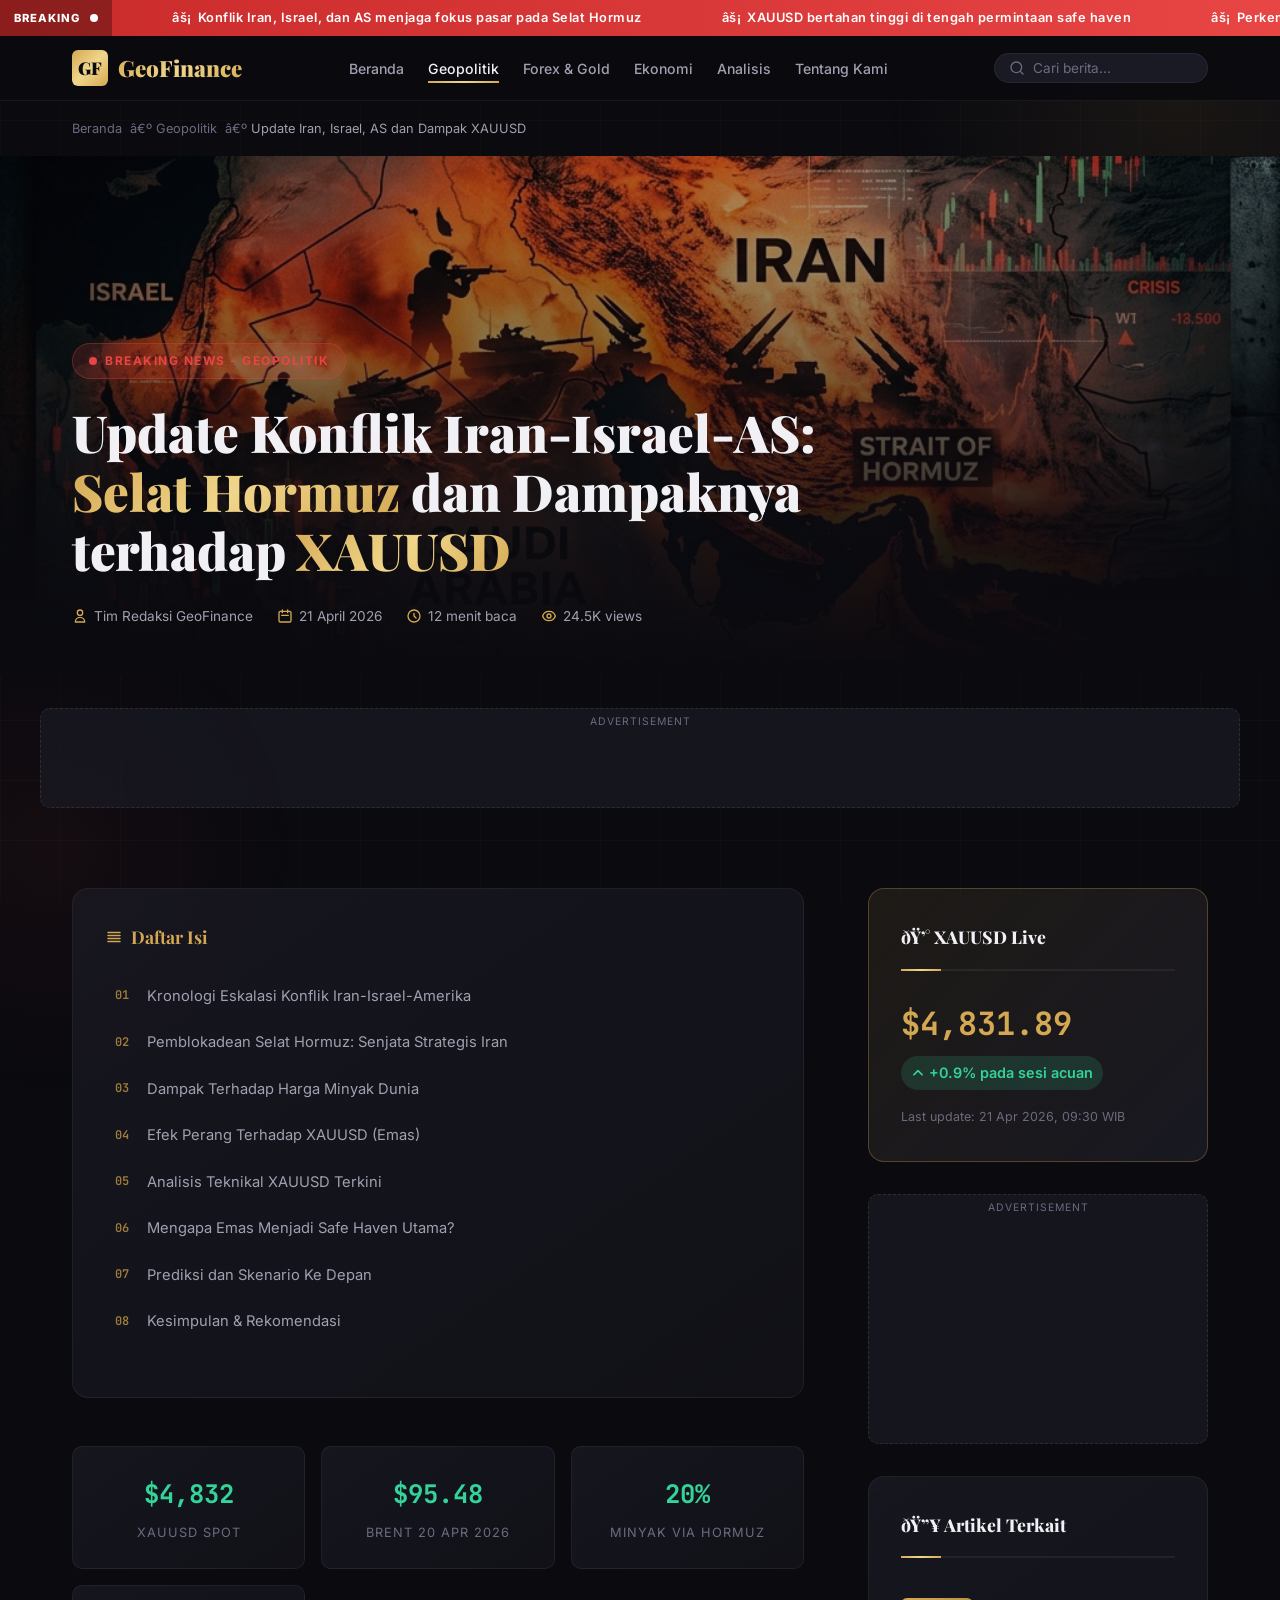
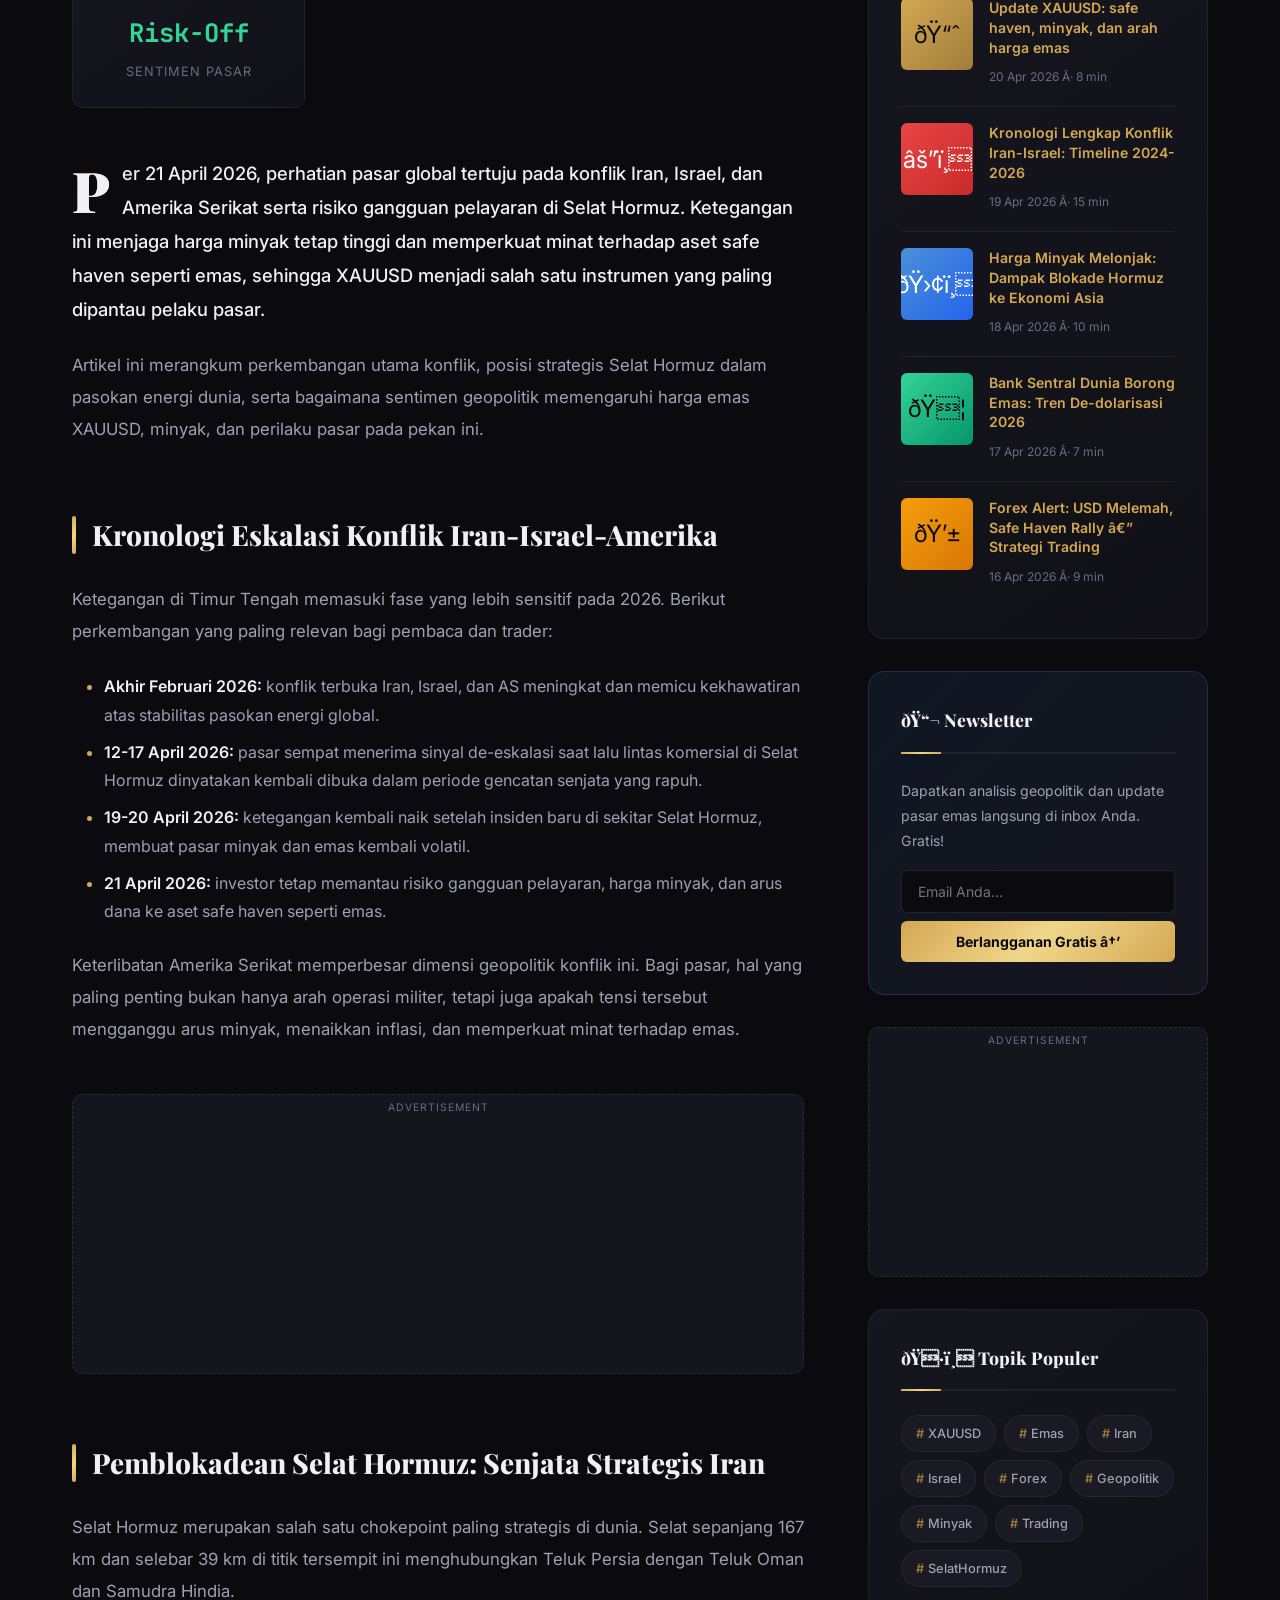
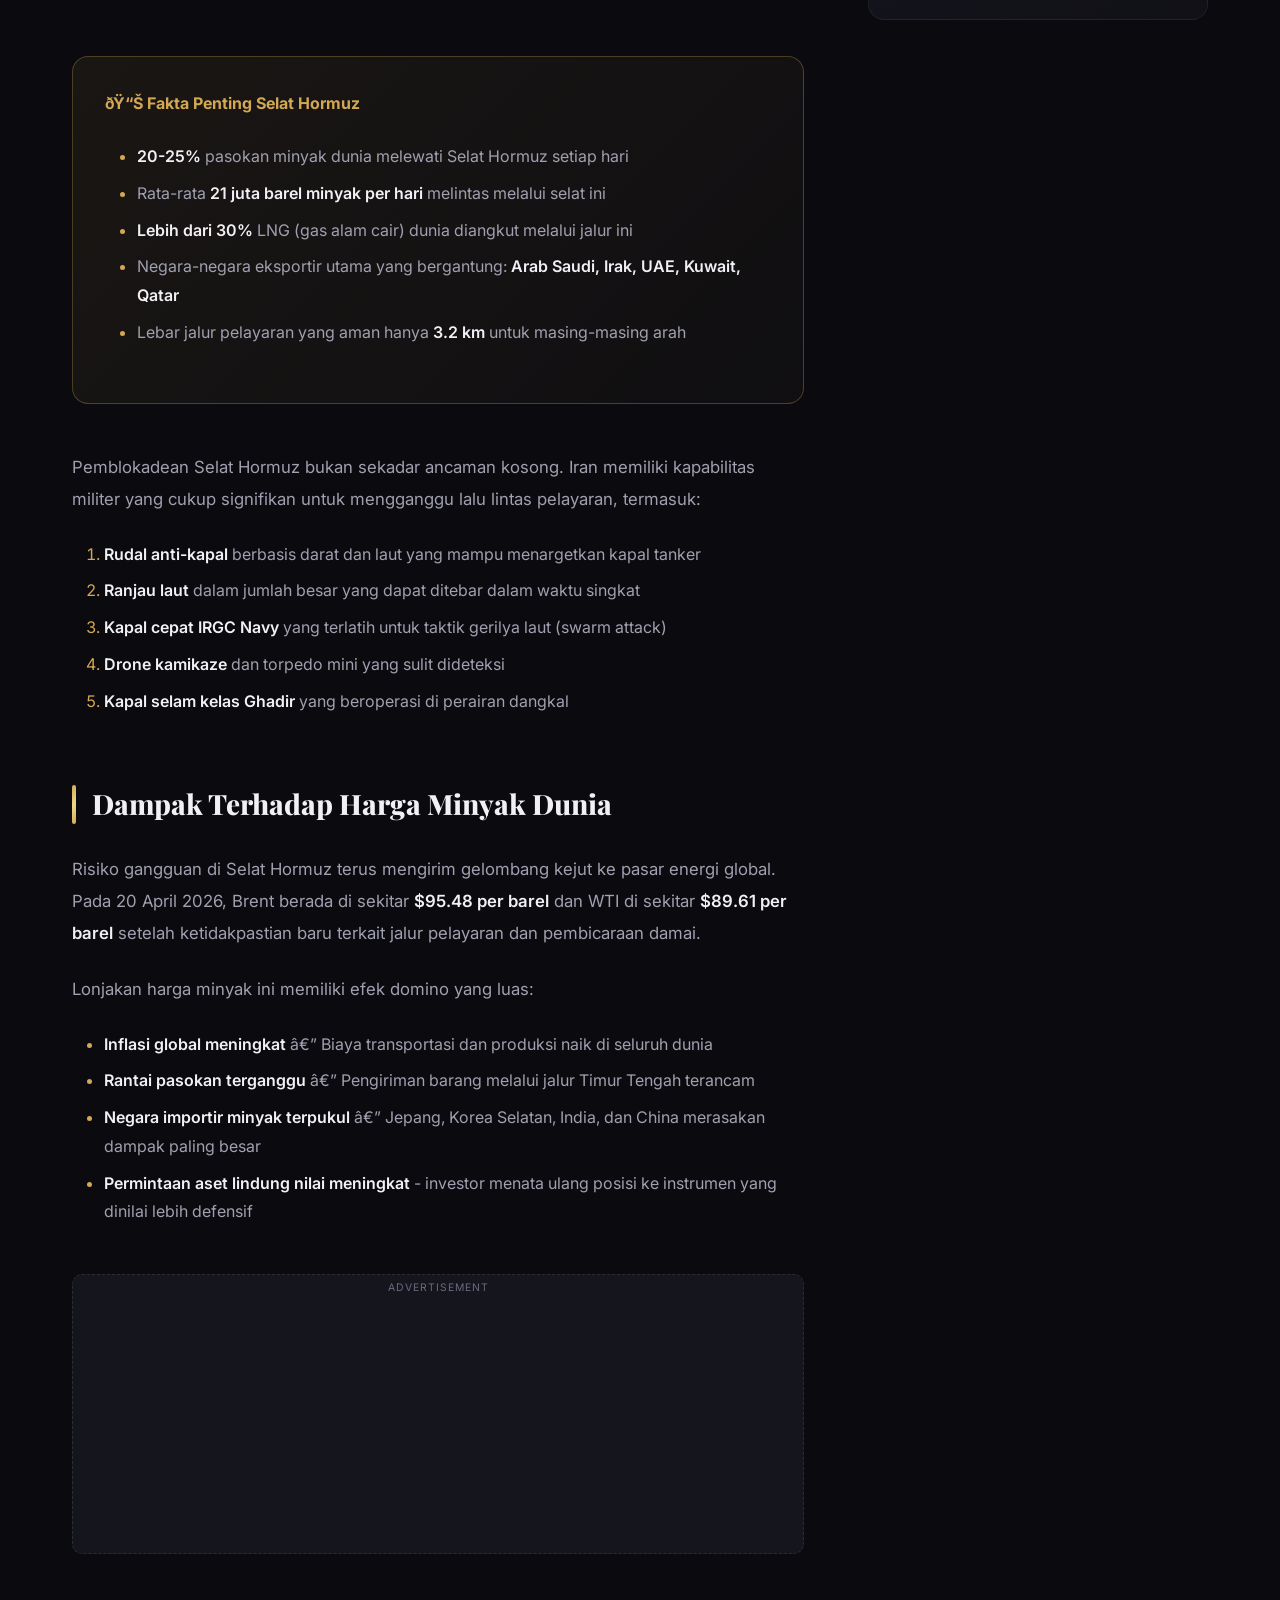
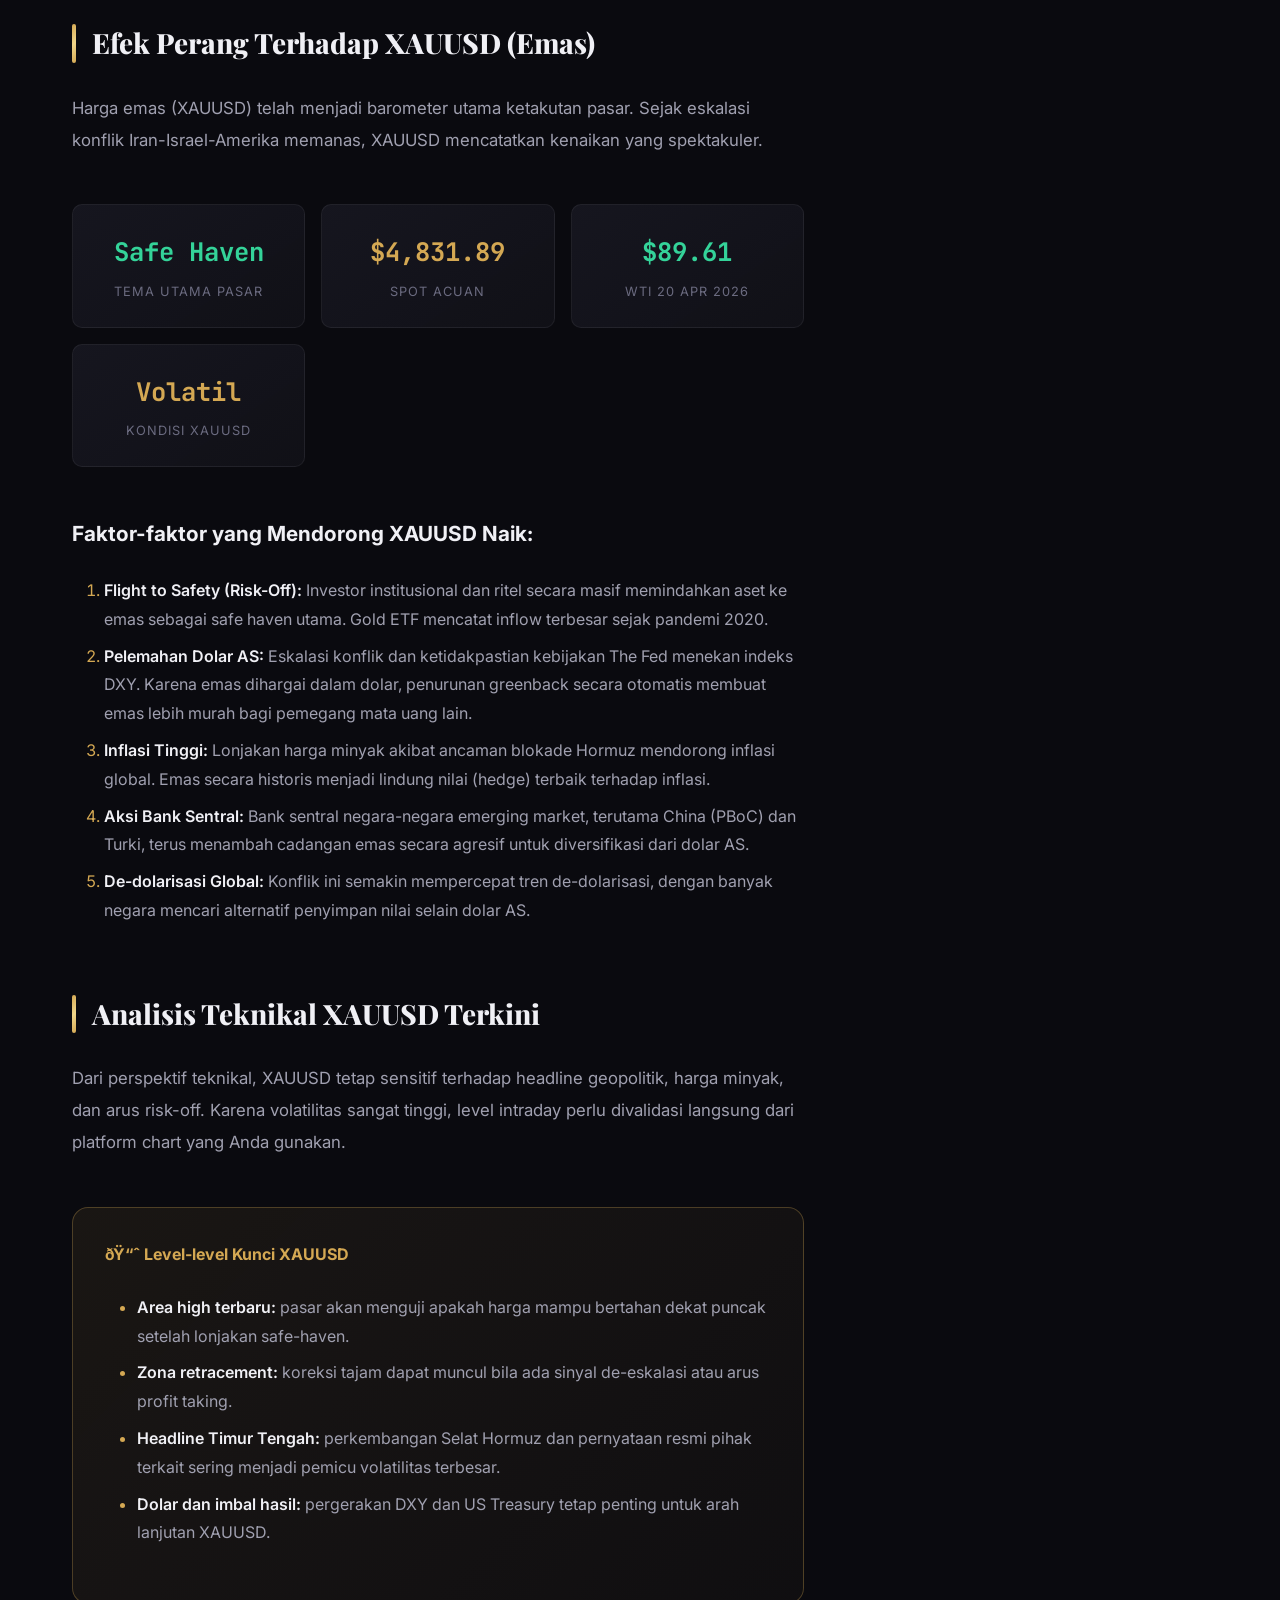
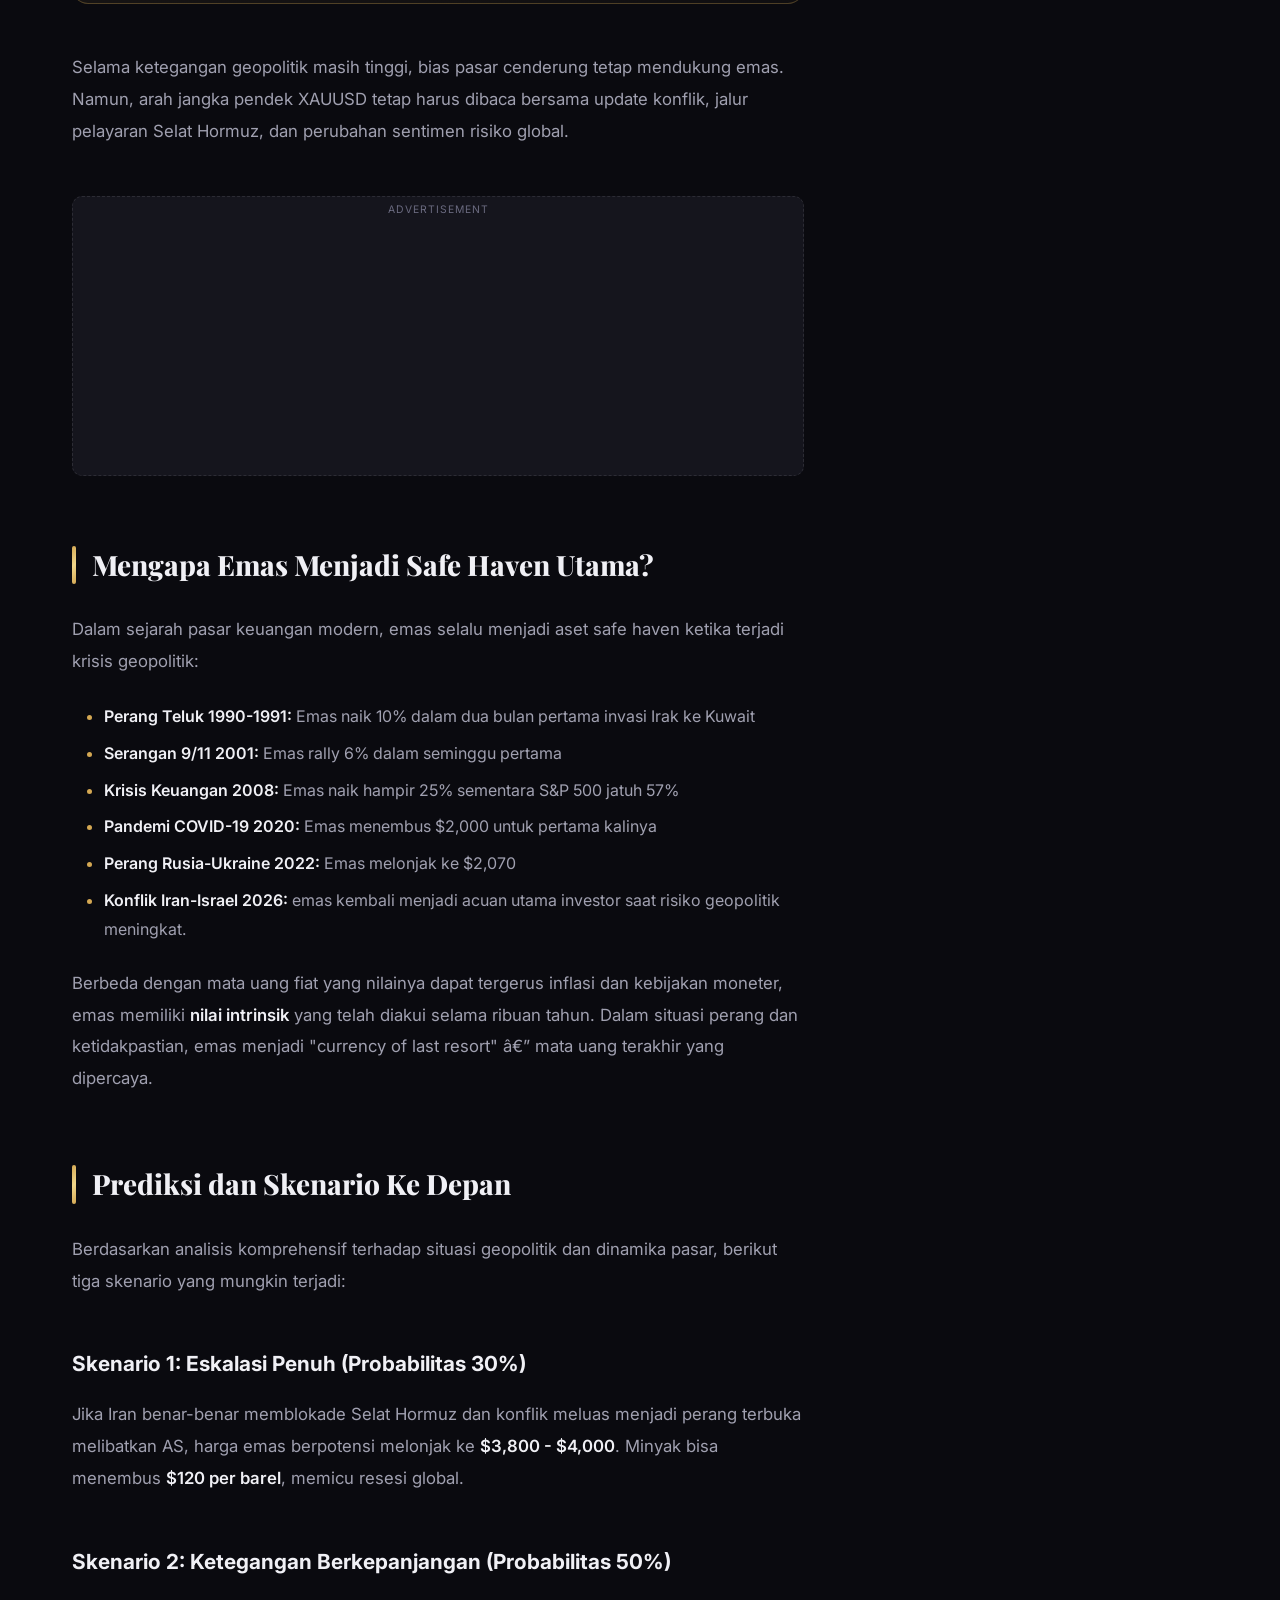
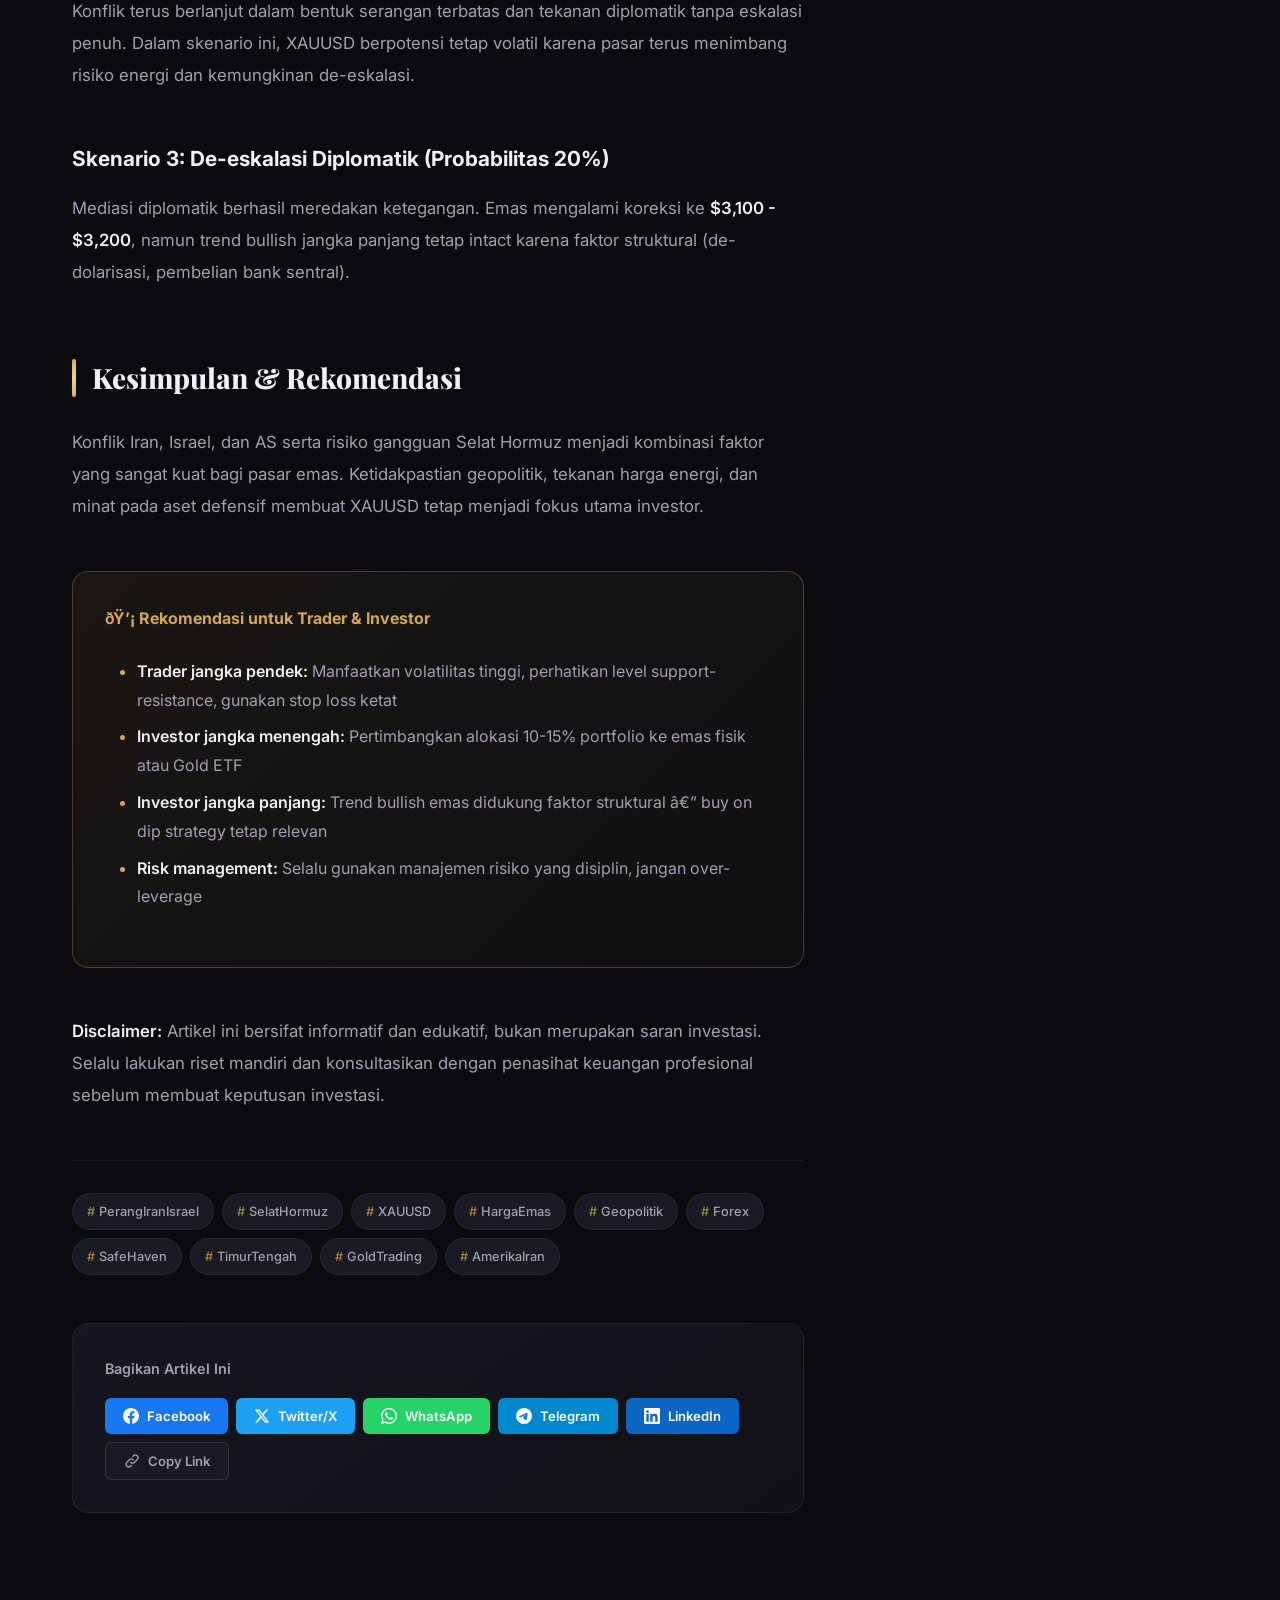
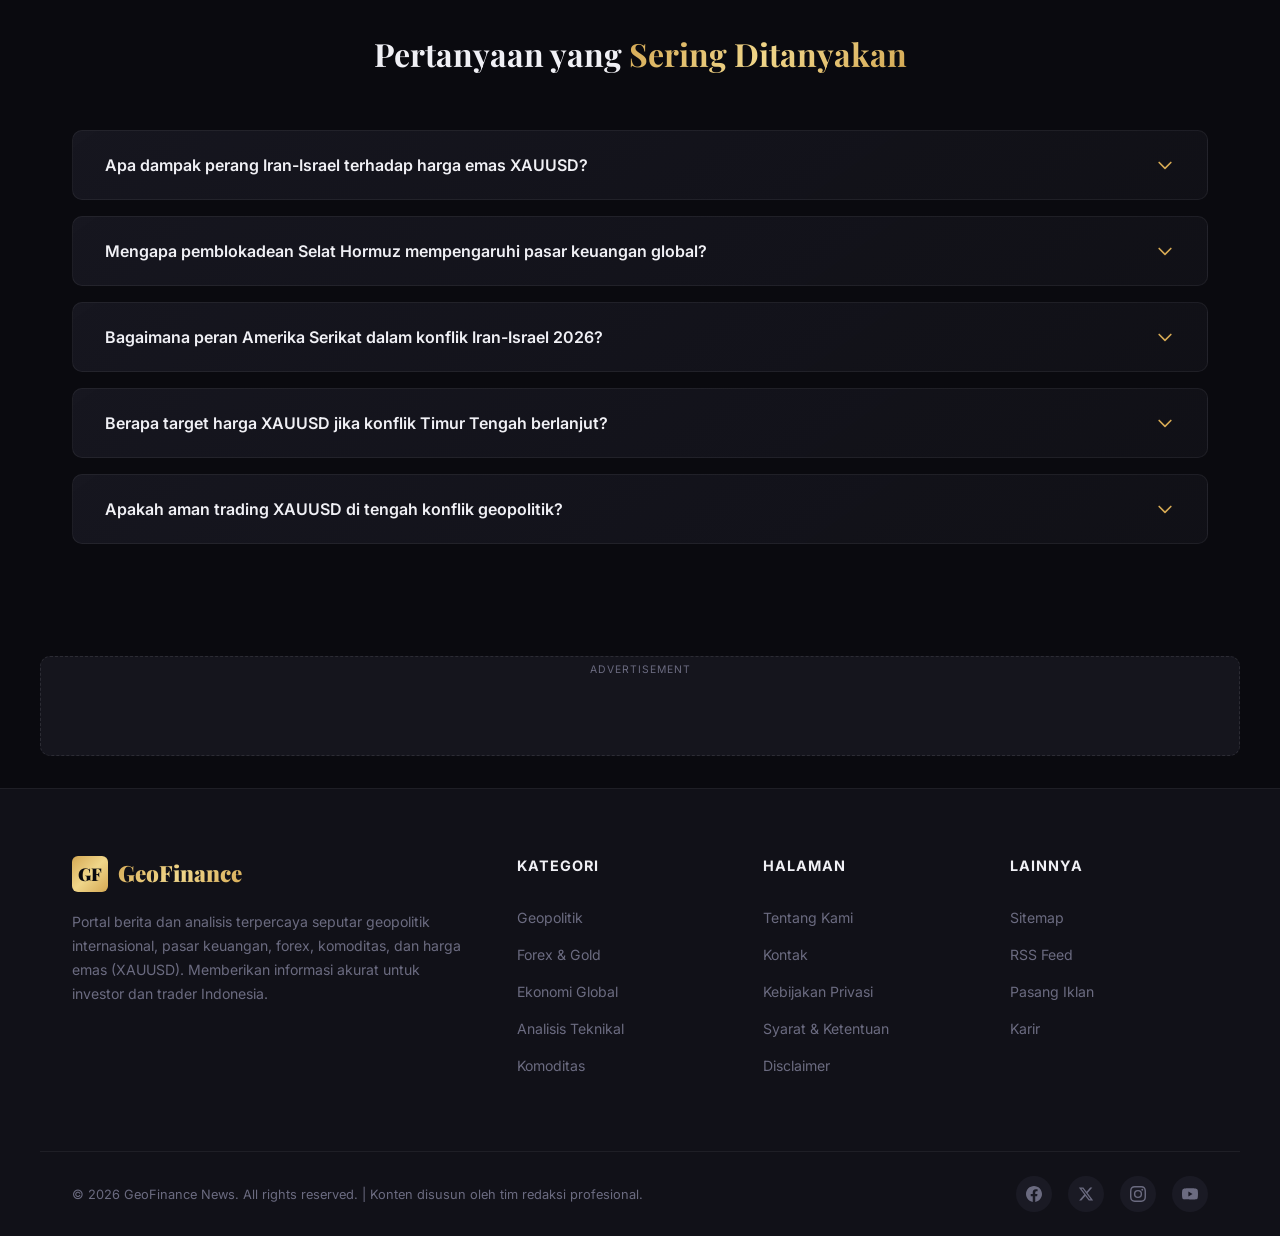
<file: index.html>
<!DOCTYPE html>
<html lang="id" dir="ltr">
<head>
  <!-- ============================================
       BASIC META TAGS & SEO FOUNDATION
       ============================================ -->
  <meta charset="UTF-8">
  <meta name="google-site-verification" content="UwlhYomFoRMNn4cB5C9H7foE_AEDCQnrrZn6XIt7R_Y" />
  <meta name="viewport" content="width=device-width, initial-scale=1.0, maximum-scale=5.0">
  <meta http-equiv="X-UA-Compatible" content="IE=edge">

  <!-- PRIMARY SEO TITLE - Optimized for search intent -->
  <title>Update Perang Iran, Israel, AS dan Selat Hormuz: Dampak ke Harga Emas XAUUSD | GeoFinance News</title>

  <!-- META DESCRIPTION - 150-160 characters, includes primary keywords -->
  <meta name="description" content="Update 21 April 2026 konflik Iran, Israel, dan AS, tensi Selat Hormuz, lonjakan harga minyak, serta dampaknya terhadap harga emas XAUUSD dan sentimen pasar global.">

  <!-- META KEYWORDS - Relevant long-tail keywords -->
  <meta name="keywords" content="perang Iran Israel Amerika, Selat Hormuz, harga emas XAUUSD, dampak perang terhadap emas, konflik Timur Tengah terbaru, harga minyak dunia, analisis XAUUSD, safe haven emas, geopolitik dan pasar keuangan">
  <meta name="news_keywords" content="Iran, Israel, Amerika Serikat, Selat Hormuz, XAUUSD, harga emas, minyak dunia, konflik Timur Tengah">

  <!-- ROBOTS & INDEXING -->
  <meta name="robots" content="index, follow, max-snippet:-1, max-image-preview:large, max-video-preview:-1">
  <meta name="googlebot" content="index, follow">
  <meta name="bingbot" content="index, follow">
  <meta name="revisit-after" content="1 days">

  <!-- AUTHOR & PUBLISHER -->
  <meta name="author" content="GeoFinance News">
  <meta name="publisher" content="GeoFinance News">
  <meta name="copyright" content="Â© 2026 GeoFinance News">

  <!-- CANONICAL URL - Prevent duplicate content -->
  <link rel="canonical" href="https://www.yourdomain.com/blog/perang-iran-israel-amerika-xauusd-2026">

  <!-- LANGUAGE & GEO -->
  <meta name="language" content="Indonesian">
  <meta name="geo.region" content="ID">
  <meta name="content-language" content="id-ID">

  <!-- ============================================
       OPEN GRAPH (Facebook, LinkedIn, WhatsApp)
       ============================================ -->
  <meta property="og:type" content="article">
  <meta property="og:title" content="Update Perang Iran, Israel, AS dan Selat Hormuz: Dampak ke XAUUSD">
  <meta property="og:description" content="Update 21 April 2026 mengenai konflik Iran, Israel, dan AS, perkembangan Selat Hormuz, harga minyak, dan pengaruhnya terhadap harga emas XAUUSD.">
  <meta property="og:image" content="https://www.yourdomain.com/hero-geopolitics.png">
  <meta property="og:image:width" content="1200">
  <meta property="og:image:height" content="630">
  <meta property="og:image:alt" content="Ilustrasi konflik geopolitik Timur Tengah dan dampaknya terhadap harga emas XAUUSD">
  <meta property="og:url" content="https://www.yourdomain.com/blog/perang-iran-israel-amerika-xauusd-2026">
  <meta property="og:site_name" content="GeoFinance News">
  <meta property="og:locale" content="id_ID">
  <meta property="article:published_time" content="2026-04-21T09:00:00+07:00">
  <meta property="article:modified_time" content="2026-04-21T09:30:00+07:00">
  <meta property="article:author" content="https://www.yourdomain.com/about">
  <meta property="article:section" content="Geopolitik & Keuangan">
  <meta property="article:tag" content="Perang Iran Israel">
  <meta property="article:tag" content="Selat Hormuz">
  <meta property="article:tag" content="XAUUSD">
  <meta property="article:tag" content="Harga Emas">
  <meta property="article:tag" content="Konflik Timur Tengah">

  <!-- ============================================
       TWITTER CARD
       ============================================ -->
  <meta name="twitter:card" content="summary_large_image">
  <meta name="twitter:title" content="Update Iran-Israel-AS, Selat Hormuz, dan Dampak ke XAUUSD">
  <meta name="twitter:description" content="Konflik Iran, Israel, dan AS memicu fokus pasar pada Selat Hormuz, harga minyak, dan pergerakan harga emas XAUUSD.">
  <meta name="twitter:image" content="https://www.yourdomain.com/hero-geopolitics.png">
  <meta name="twitter:image:alt" content="Konflik geopolitik dan dampak XAUUSD">
  <meta name="twitter:site" content="@yourtwitterhandle">
  <meta name="twitter:creator" content="@yourtwitterhandle">

  <!-- ============================================
       JSON-LD STRUCTURED DATA (Schema.org)
       ============================================ -->
  <script type="application/ld+json">
  {
    "@context": "https://schema.org",
    "@graph": [
      {
        "@type": "WebSite",
        "@id": "https://www.yourdomain.com/#website",
        "url": "https://www.yourdomain.com/",
        "name": "GeoFinance News",
        "description": "Portal Berita Geopolitik dan Analisis Pasar Keuangan",
        "publisher": {
          "@id": "https://www.yourdomain.com/#organization"
        },
        "potentialAction": {
          "@type": "SearchAction",
          "target": {
            "@type": "EntryPoint",
            "urlTemplate": "https://www.yourdomain.com/search?q={search_term_string}"
          },
          "query-input": "required name=search_term_string"
        },
        "inLanguage": "id-ID"
      },
      {
        "@type": "Organization",
        "@id": "https://www.yourdomain.com/#organization",
        "name": "GeoFinance News",
        "url": "https://www.yourdomain.com/",
        "logo": {
          "@type": "ImageObject",
          "url": "https://www.yourdomain.com/logo.png",
          "width": 600,
          "height": 60
        },
        "sameAs": [
          "https://www.facebook.com/yourpage",
          "https://twitter.com/yourhandle",
          "https://www.instagram.com/yourhandle"
        ]
      },
      {
        "@type": "BreadcrumbList",
        "@id": "https://www.yourdomain.com/blog/perang-iran-israel-amerika-xauusd-2026/#breadcrumb",
        "itemListElement": [
          {
            "@type": "ListItem",
            "position": 1,
            "name": "Beranda",
            "item": "https://www.yourdomain.com/"
          },
          {
            "@type": "ListItem",
            "position": 2,
            "name": "Geopolitik",
            "item": "https://www.yourdomain.com/category/geopolitik"
          },
          {
            "@type": "ListItem",
            "position": 3,
            "name": "Update Iran, Israel, AS dan Dampak XAUUSD",
            "item": "https://www.yourdomain.com/blog/perang-iran-israel-amerika-xauusd-2026"
          }
        ]
      },
      {
        "@type": "NewsArticle",
        "@id": "https://www.yourdomain.com/blog/perang-iran-israel-amerika-xauusd-2026/#article",
        "isPartOf": {
          "@id": "https://www.yourdomain.com/#website"
        },
        "headline": "Update Perang Iran, Israel, AS dan Selat Hormuz: Dampak terhadap Harga Emas XAUUSD",
        "description": "Update 21 April 2026 mengenai konflik Iran, Israel, dan Amerika Serikat, perkembangan tensi di Selat Hormuz, lonjakan harga minyak, dan dampaknya terhadap harga emas XAUUSD.",
        "datePublished": "2026-04-21T09:00:00+07:00",
        "dateModified": "2026-04-21T09:30:00+07:00",
        "mainEntityOfPage": {
          "@type": "WebPage",
          "@id": "https://www.yourdomain.com/blog/perang-iran-israel-amerika-xauusd-2026"
        },
        "author": {
          "@type": "Person",
          "name": "Tim Redaksi GeoFinance",
          "url": "https://www.yourdomain.com/about",
          "jobTitle": "Senior Geopolitical Analyst"
        },
        "publisher": {
          "@id": "https://www.yourdomain.com/#organization"
        },
        "image": [
          {
            "@type": "ImageObject",
            "url": "https://www.yourdomain.com/hero-geopolitics.png",
            "width": 1200,
            "height": 630
          }
        ],
        "articleSection": "Geopolitik, Keuangan, Forex",
        "keywords": "perang Iran Israel Amerika, Selat Hormuz, XAUUSD, harga emas, konflik Timur Tengah, harga minyak, safe haven, forex",
        "wordCount": 3200,
        "inLanguage": "id-ID",
        "about": [
          {
            "@type": "Thing",
            "name": "Konflik Iran-Israel"
          },
          {
            "@type": "Thing",
            "name": "Selat Hormuz"
          },
          {
            "@type": "Thing",
            "name": "XAUUSD"
          },
          {
            "@type": "Thing",
            "name": "Harga Emas"
          }
        ]
      },
      {
        "@type": "FAQPage",
        "mainEntity": [
          {
            "@type": "Question",
            "name": "Apa dampak konflik Iran, Israel, dan AS terhadap harga emas XAUUSD?",
            "acceptedAnswer": {
              "@type": "Answer",
              "text": "Konflik Iran, Israel, dan AS meningkatkan ketidakpastian geopolitik dan mendorong permintaan aset safe haven seperti emas. Dalam kondisi risk-off, XAUUSD cenderung menguat ketika pasar menilai risiko perang dan gangguan energi global meningkat."
            }
          },
          {
            "@type": "Question",
            "name": "Mengapa pemblokadean Selat Hormuz mempengaruhi pasar keuangan global?",
            "acceptedAnswer": {
              "@type": "Answer",
              "text": "Selat Hormuz merupakan jalur penting bagi pasokan minyak global. Ketika lalu lintas kapal terganggu atau muncul ancaman penutupan, harga minyak dapat naik, kekhawatiran inflasi meningkat, dan investor biasanya beralih ke aset safe haven seperti emas."
            }
          },
          {
            "@type": "Question",
            "name": "Bagaimana peran Amerika Serikat dalam konflik Iran-Israel 2026?",
            "acceptedAnswer": {
              "@type": "Answer",
              "text": "Amerika Serikat menjadi faktor kunci karena dukungannya terhadap Israel dan keterlibatannya dalam dinamika keamanan kawasan. Setiap peningkatan keterlibatan AS dapat memperbesar risiko konflik regional dan memperkuat volatilitas di pasar minyak, dolar, dan emas."
            }
          }
        ]
      }
    ]
  }
  </script>

  <!-- ============================================
       GOOGLE ADSENSE - Auto Ads Script
       Ganti ca-pub-XXXXXXXXXXXXXXXX dengan Publisher ID Anda
       ============================================ -->
  <script async src="https://pagead2.googlesyndication.com/pagead/js/adsbygoogle.js?client=ca-pub-XXXXXXXXXXXXXXXX" crossorigin="anonymous"></script>

  <!-- ============================================
       GOOGLE ANALYTICS (GA4)
       Ganti G-XXXXXXXXXX dengan Measurement ID Anda
       ============================================ -->
  <script async src="https://www.googletagmanager.com/gtag/js?id=G-XXXXXXXXXX"></script>
  <script>
    window.dataLayer = window.dataLayer || [];
    function gtag(){dataLayer.push(arguments);}
    gtag('js', new Date());
    gtag('config', 'G-XXXXXXXXXX');
  </script>

  <!-- ============================================
       PRECONNECT & FONTS
       ============================================ -->
  <link rel="preconnect" href="https://fonts.googleapis.com">
  <link rel="preconnect" href="https://fonts.gstatic.com" crossorigin>
  <link href="https://fonts.googleapis.com/css2?family=Inter:wght@400;500;600;700;800;900&family=Playfair+Display:wght@700;800;900&family=JetBrains+Mono:wght@400;500&display=swap" rel="stylesheet">

  <!-- FAVICON -->
  <link rel="icon" type="image/png" sizes="32x32" href="/favicon-32x32.png">
  <link rel="icon" type="image/png" sizes="16x16" href="/favicon-16x16.png">
  <link rel="apple-touch-icon" sizes="180x180" href="/apple-touch-icon.png">
  <link rel="manifest" href="/site.webmanifest">
  <meta name="theme-color" content="#0a0a0f">

  <!-- RSS FEED -->
  <link rel="alternate" type="application/rss+xml" title="GeoFinance News RSS Feed" href="https://www.yourdomain.com/feed.xml">

  <!-- ============================================
       INLINE CRITICAL CSS
       ============================================ -->
  <style>
    /* ============================================
       CSS RESET & CUSTOM PROPERTIES
       ============================================ */
    *, *::before, *::after {
      margin: 0;
      padding: 0;
      box-sizing: border-box;
    }

    :root {
      /* Color Palette - Dark Premium */
      --bg-primary: #0a0a0f;
      --bg-secondary: #111118;
      --bg-tertiary: #1a1a24;
      --bg-card: rgba(26, 26, 36, 0.7);
      --bg-glass: rgba(255, 255, 255, 0.03);

      /* Accent colors */
      --accent-gold: #d4a853;
      --accent-gold-light: #f0d68a;
      --accent-gold-dark: #a07d3a;
      --accent-red: #e84545;
      --accent-red-dark: #c92a2a;
      --accent-blue: #4a90d9;
      --accent-green: #34d399;
      --accent-orange: #f59e0b;

      /* Text colors */
      --text-primary: #f0f0f5;
      --text-secondary: #a0a0b0;
      --text-tertiary: #6b6b80;
      --text-accent: var(--accent-gold);

      /* Borders */
      --border-subtle: rgba(255, 255, 255, 0.06);
      --border-medium: rgba(255, 255, 255, 0.1);
      --border-accent: rgba(212, 168, 83, 0.3);

      /* Gradients */
      --gradient-gold: linear-gradient(135deg, #d4a853, #f0d68a, #d4a853);
      --gradient-dark: linear-gradient(180deg, #0a0a0f 0%, #111118 100%);
      --gradient-hero: linear-gradient(135deg, rgba(212, 168, 83, 0.15) 0%, rgba(232, 69, 69, 0.1) 50%, rgba(10, 10, 15, 0.95) 100%);
      --gradient-card: linear-gradient(145deg, rgba(26, 26, 36, 0.8), rgba(17, 17, 24, 0.9));

      /* Shadows */
      --shadow-sm: 0 2px 8px rgba(0, 0, 0, 0.3);
      --shadow-md: 0 4px 20px rgba(0, 0, 0, 0.4);
      --shadow-lg: 0 8px 40px rgba(0, 0, 0, 0.5);
      --shadow-gold: 0 4px 30px rgba(212, 168, 83, 0.15);

      /* Typography */
      --font-body: 'Inter', -apple-system, BlinkMacSystemFont, sans-serif;
      --font-heading: 'Playfair Display', Georgia, serif;
      --font-mono: 'JetBrains Mono', monospace;

      /* Spacing */
      --space-xs: 0.25rem;
      --space-sm: 0.5rem;
      --space-md: 1rem;
      --space-lg: 1.5rem;
      --space-xl: 2rem;
      --space-2xl: 3rem;
      --space-3xl: 4rem;

      /* Border Radius */
      --radius-sm: 6px;
      --radius-md: 10px;
      --radius-lg: 16px;
      --radius-xl: 24px;

      /* Transitions */
      --transition-fast: 150ms ease;
      --transition-base: 300ms ease;
      --transition-slow: 500ms ease;

      /* Layout */
      --max-width: 1200px;
      --content-width: 780px;
      --sidebar-width: 340px;
    }

    html {
      scroll-behavior: smooth;
      -webkit-font-smoothing: antialiased;
      -moz-osx-font-smoothing: grayscale;
    }

    body {
      font-family: var(--font-body);
      background: var(--bg-primary);
      color: var(--text-primary);
      line-height: 1.8;
      font-size: 16px;
      overflow-x: hidden;
    }

    img {
      max-width: 100%;
      height: auto;
      display: block;
    }

    a {
      color: var(--accent-gold);
      text-decoration: none;
      transition: color var(--transition-fast);
    }

    a:hover {
      color: var(--accent-gold-light);
    }

    ::selection {
      background: rgba(212, 168, 83, 0.3);
      color: var(--text-primary);
    }

    /* ============================================
       SCROLLBAR
       ============================================ */
    ::-webkit-scrollbar {
      width: 8px;
    }
    ::-webkit-scrollbar-track {
      background: var(--bg-primary);
    }
    ::-webkit-scrollbar-thumb {
      background: var(--bg-tertiary);
      border-radius: 4px;
    }
    ::-webkit-scrollbar-thumb:hover {
      background: var(--accent-gold-dark);
    }

    /* ============================================
       ANIMATED BACKGROUND
       ============================================ */
    .bg-grid {
      position: fixed;
      top: 0;
      left: 0;
      width: 100%;
      height: 100%;
      pointer-events: none;
      z-index: 0;
      background-image:
        linear-gradient(rgba(212, 168, 83, 0.03) 1px, transparent 1px),
        linear-gradient(90deg, rgba(212, 168, 83, 0.03) 1px, transparent 1px);
      background-size: 60px 60px;
    }

    .bg-glow {
      position: fixed;
      top: -200px;
      right: -200px;
      width: 600px;
      height: 600px;
      background: radial-gradient(circle, rgba(212, 168, 83, 0.08) 0%, transparent 70%);
      pointer-events: none;
      z-index: 0;
      animation: glowPulse 8s ease-in-out infinite alternate;
    }

    .bg-glow-red {
      position: fixed;
      bottom: -200px;
      left: -200px;
      width: 500px;
      height: 500px;
      background: radial-gradient(circle, rgba(232, 69, 69, 0.05) 0%, transparent 70%);
      pointer-events: none;
      z-index: 0;
      animation: glowPulse 10s ease-in-out infinite alternate-reverse;
    }

    @keyframes glowPulse {
      0% { opacity: 0.5; transform: scale(1); }
      100% { opacity: 1; transform: scale(1.2); }
    }

    /* ============================================
       TOP BAR - Breaking News Ticker
       ============================================ */
    .top-bar {
      background: linear-gradient(90deg, var(--accent-red-dark), var(--accent-red));
      color: #fff;
      font-size: 0.8rem;
      font-weight: 600;
      letter-spacing: 0.5px;
      overflow: hidden;
      position: relative;
      z-index: 100;
    }

    .ticker-wrap {
      display: flex;
      align-items: center;
      height: 36px;
    }

    .ticker-label {
      background: rgba(0,0,0,0.3);
      padding: 0 14px;
      height: 100%;
      display: flex;
      align-items: center;
      font-weight: 800;
      text-transform: uppercase;
      letter-spacing: 1px;
      white-space: nowrap;
      font-size: 0.7rem;
    }

    .ticker-label::after {
      content: '';
      width: 8px;
      height: 8px;
      background: #fff;
      border-radius: 50%;
      margin-left: 10px;
      animation: blink 1s ease-in-out infinite;
    }

    @keyframes blink {
      0%, 100% { opacity: 1; }
      50% { opacity: 0.2; }
    }

    .ticker-content {
      display: flex;
      animation: tickerScroll 30s linear infinite;
      white-space: nowrap;
      padding-left: 20px;
    }

    .ticker-content span {
      padding: 0 40px;
    }

    .ticker-content span::before {
      content: 'âš¡';
      margin-right: 6px;
    }

    @keyframes tickerScroll {
      0% { transform: translateX(0); }
      100% { transform: translateX(-50%); }
    }

    /* ============================================
       HEADER / NAVBAR
       ============================================ */
    .navbar {
      position: sticky;
      top: 0;
      z-index: 999;
      background: rgba(10, 10, 15, 0.85);
      backdrop-filter: blur(20px);
      -webkit-backdrop-filter: blur(20px);
      border-bottom: 1px solid var(--border-subtle);
      transition: all var(--transition-base);
    }

    .navbar.scrolled {
      box-shadow: var(--shadow-md);
      background: rgba(10, 10, 15, 0.95);
    }

    .navbar-inner {
      max-width: var(--max-width);
      margin: 0 auto;
      padding: 0 var(--space-xl);
      display: flex;
      align-items: center;
      justify-content: space-between;
      height: 64px;
    }

    .logo {
      display: flex;
      align-items: center;
      gap: 10px;
      font-family: var(--font-heading);
      font-weight: 900;
      font-size: 1.4rem;
      color: var(--text-primary);
    }

    .logo-icon {
      width: 36px;
      height: 36px;
      background: var(--gradient-gold);
      border-radius: var(--radius-sm);
      display: flex;
      align-items: center;
      justify-content: center;
      font-size: 1.1rem;
      color: var(--bg-primary);
      font-weight: 900;
    }

    .logo span {
      background: var(--gradient-gold);
      -webkit-background-clip: text;
      -webkit-text-fill-color: transparent;
      background-clip: text;
    }

    .nav-links {
      display: flex;
      gap: var(--space-lg);
      list-style: none;
      align-items: center;
    }

    .nav-links a {
      color: var(--text-secondary);
      font-size: 0.88rem;
      font-weight: 500;
      padding: 6px 0;
      position: relative;
      transition: color var(--transition-fast);
    }

    .nav-links a::after {
      content: '';
      position: absolute;
      bottom: 0;
      left: 0;
      width: 0;
      height: 2px;
      background: var(--gradient-gold);
      transition: width var(--transition-base);
    }

    .nav-links a:hover,
    .nav-links a.active {
      color: var(--text-primary);
    }

    .nav-links a:hover::after,
    .nav-links a.active::after {
      width: 100%;
    }

    .nav-search {
      display: flex;
      align-items: center;
      background: var(--bg-tertiary);
      border: 1px solid var(--border-subtle);
      border-radius: 50px;
      padding: 6px 14px;
      gap: 8px;
      transition: border-color var(--transition-fast);
    }

    .nav-search:focus-within {
      border-color: var(--accent-gold-dark);
    }

    .nav-search input {
      background: transparent;
      border: none;
      outline: none;
      color: var(--text-primary);
      font-size: 0.85rem;
      width: 160px;
      font-family: var(--font-body);
    }

    .nav-search input::placeholder {
      color: var(--text-tertiary);
    }

    .nav-search svg {
      width: 16px;
      height: 16px;
      color: var(--text-tertiary);
    }

    .mobile-menu-toggle {
      display: none;
      background: none;
      border: none;
      color: var(--text-primary);
      cursor: pointer;
      padding: 8px;
    }

    .mobile-menu-toggle svg {
      width: 24px;
      height: 24px;
    }

    /* ============================================
       HERO SECTION
       ============================================ */
    .hero {
      position: relative;
      overflow: hidden;
      min-height: 520px;
      display: flex;
      align-items: flex-end;
    }

    .hero-image-wrap {
      position: absolute;
      inset: 0;
      z-index: 1;
    }

    .hero-image-wrap img {
      width: 100%;
      height: 100%;
      object-fit: cover;
      object-position: center 30%;
    }

    .hero-overlay {
      position: absolute;
      inset: 0;
      z-index: 2;
      background:
        linear-gradient(180deg,
          rgba(10, 10, 15, 0.3) 0%,
          rgba(10, 10, 15, 0.5) 40%,
          rgba(10, 10, 15, 0.92) 75%,
          rgba(10, 10, 15, 1) 100%
        );
    }

    .hero-content {
      position: relative;
      z-index: 3;
      max-width: var(--max-width);
      margin: 0 auto;
      padding: var(--space-3xl) var(--space-xl) var(--space-2xl);
      width: 100%;
    }

    .hero-badge {
      display: inline-flex;
      align-items: center;
      gap: 8px;
      background: rgba(232, 69, 69, 0.15);
      border: 1px solid rgba(232, 69, 69, 0.3);
      color: var(--accent-red);
      padding: 6px 16px;
      border-radius: 50px;
      font-size: 0.75rem;
      font-weight: 700;
      text-transform: uppercase;
      letter-spacing: 1.5px;
      margin-bottom: var(--space-lg);
      animation: badgePulse 2s ease-in-out infinite;
    }

    .hero-badge::before {
      content: '';
      width: 8px;
      height: 8px;
      background: var(--accent-red);
      border-radius: 50%;
      animation: blink 1s ease-in-out infinite;
    }

    @keyframes badgePulse {
      0%, 100% { box-shadow: 0 0 0 0 rgba(232, 69, 69, 0.2); }
      50% { box-shadow: 0 0 0 8px rgba(232, 69, 69, 0); }
    }

    .hero h1 {
      font-family: var(--font-heading);
      font-size: clamp(2rem, 4.5vw, 3.2rem);
      font-weight: 900;
      line-height: 1.15;
      margin-bottom: var(--space-lg);
      max-width: 800px;
    }

    .hero h1 .highlight {
      background: var(--gradient-gold);
      -webkit-background-clip: text;
      -webkit-text-fill-color: transparent;
      background-clip: text;
    }

    .hero-meta {
      display: flex;
      align-items: center;
      gap: var(--space-lg);
      flex-wrap: wrap;
      color: var(--text-secondary);
      font-size: 0.85rem;
    }

    .hero-meta-item {
      display: flex;
      align-items: center;
      gap: 6px;
    }

    .hero-meta-item svg {
      width: 16px;
      height: 16px;
      color: var(--accent-gold);
    }

    /* ============================================
       AD SLOT STYLES
       ============================================ -->
    /* ============================================ */
    .ad-slot {
      background: var(--bg-card);
      border: 1px dashed var(--border-medium);
      border-radius: var(--radius-md);
      padding: var(--space-md);
      text-align: center;
      min-height: 90px;
      display: flex;
      align-items: center;
      justify-content: center;
      margin: var(--space-xl) 0;
      position: relative;
      overflow: hidden;
    }

    .ad-slot::before {
      content: 'Advertisement';
      position: absolute;
      top: 4px;
      left: 50%;
      transform: translateX(-50%);
      font-size: 0.65rem;
      color: var(--text-tertiary);
      text-transform: uppercase;
      letter-spacing: 1px;
    }

    .ad-slot-horizontal {
      min-height: 100px;
      max-width: var(--max-width);
      margin-left: auto;
      margin-right: auto;
    }

    .ad-slot-sidebar {
      min-height: 250px;
    }

    .ad-slot-in-article {
      min-height: 280px;
      margin: var(--space-2xl) 0;
    }

    /* ============================================
       MAIN LAYOUT
       ============================================ */
    .main-container {
      max-width: var(--max-width);
      margin: 0 auto;
      padding: var(--space-2xl) var(--space-xl);
      display: grid;
      grid-template-columns: 1fr var(--sidebar-width);
      gap: var(--space-3xl);
      position: relative;
      z-index: 1;
    }

    /* ============================================
       ARTICLE CONTENT
       ============================================ */
    .article-content {
      max-width: var(--content-width);
    }

    .article-content > p {
      font-size: 1.05rem;
      line-height: 1.9;
      color: var(--text-secondary);
      margin-bottom: var(--space-lg);
    }

    .article-content > p:first-of-type {
      font-size: 1.15rem;
      color: var(--text-primary);
      font-weight: 500;
      line-height: 1.85;
    }

    .article-content > p:first-of-type::first-letter {
      font-family: var(--font-heading);
      font-size: 3.5rem;
      font-weight: 900;
      float: left;
      line-height: 1;
      margin-right: 12px;
      margin-top: 6px;
      background: var(--gradient-gold);
      -webkit-background-clip: text;
      -webkit-text-fill-color: transparent;
      background-clip: text;
    }

    .article-content h2 {
      font-family: var(--font-heading);
      font-size: 1.75rem;
      font-weight: 800;
      margin-top: var(--space-3xl);
      margin-bottom: var(--space-lg);
      color: var(--text-primary);
      position: relative;
      padding-left: 20px;
    }

    .article-content h2::before {
      content: '';
      position: absolute;
      left: 0;
      top: 6px;
      bottom: 6px;
      width: 4px;
      background: var(--gradient-gold);
      border-radius: 2px;
    }

    .article-content h3 {
      font-size: 1.3rem;
      font-weight: 700;
      margin-top: var(--space-2xl);
      margin-bottom: var(--space-md);
      color: var(--text-primary);
    }

    .article-content strong {
      color: var(--text-primary);
      font-weight: 600;
    }

    .article-content ul, .article-content ol {
      margin: var(--space-lg) 0;
      padding-left: var(--space-xl);
    }

    .article-content li {
      margin-bottom: var(--space-sm);
      color: var(--text-secondary);
    }

    .article-content li::marker {
      color: var(--accent-gold);
    }

    .article-content blockquote {
      margin: var(--space-2xl) 0;
      padding: var(--space-xl) var(--space-xl) var(--space-xl) var(--space-2xl);
      background: var(--gradient-card);
      border-left: 4px solid var(--accent-gold);
      border-radius: 0 var(--radius-md) var(--radius-md) 0;
      font-style: italic;
      color: var(--text-secondary);
      position: relative;
    }

    .article-content blockquote::before {
      content: '"';
      position: absolute;
      top: -10px;
      left: 16px;
      font-size: 4rem;
      font-family: var(--font-heading);
      color: var(--accent-gold-dark);
      opacity: 0.4;
      line-height: 1;
    }

    .article-content blockquote cite {
      display: block;
      margin-top: var(--space-md);
      font-style: normal;
      font-weight: 600;
      font-size: 0.9rem;
      color: var(--accent-gold);
    }

    /* Highlight Box */
    .highlight-box {
      background: linear-gradient(135deg, rgba(212, 168, 83, 0.08), rgba(212, 168, 83, 0.03));
      border: 1px solid var(--border-accent);
      border-radius: var(--radius-lg);
      padding: var(--space-xl);
      margin: var(--space-2xl) 0;
    }

    .highlight-box h4 {
      font-size: 1rem;
      font-weight: 700;
      color: var(--accent-gold);
      margin-bottom: var(--space-md);
      display: flex;
      align-items: center;
      gap: 8px;
    }

    /* Key Data Card */
    .data-card {
      display: grid;
      grid-template-columns: repeat(auto-fit, minmax(200px, 1fr));
      gap: var(--space-md);
      margin: var(--space-2xl) 0;
    }

    .data-card-item {
      background: var(--gradient-card);
      border: 1px solid var(--border-subtle);
      border-radius: var(--radius-md);
      padding: var(--space-lg);
      text-align: center;
      transition: all var(--transition-base);
    }

    .data-card-item:hover {
      border-color: var(--border-accent);
      transform: translateY(-2px);
      box-shadow: var(--shadow-gold);
    }

    .data-card-item .value {
      font-family: var(--font-mono);
      font-size: 1.6rem;
      font-weight: 700;
      color: var(--accent-gold);
      margin-bottom: 4px;
    }

    .data-card-item .value.up {
      color: var(--accent-green);
    }

    .data-card-item .value.down {
      color: var(--accent-red);
    }

    .data-card-item .label {
      font-size: 0.8rem;
      color: var(--text-tertiary);
      text-transform: uppercase;
      letter-spacing: 1px;
    }

    /* Article image */
    .article-image {
      margin: var(--space-2xl) 0;
      border-radius: var(--radius-lg);
      overflow: hidden;
      border: 1px solid var(--border-subtle);
    }

    .article-image img {
      width: 100%;
      transition: transform var(--transition-slow);
    }

    .article-image:hover img {
      transform: scale(1.02);
    }

    .article-image figcaption {
      padding: var(--space-md) var(--space-lg);
      background: var(--bg-card);
      font-size: 0.82rem;
      color: var(--text-tertiary);
      font-style: italic;
    }

    /* Table of Contents */
    .toc {
      background: var(--gradient-card);
      border: 1px solid var(--border-subtle);
      border-radius: var(--radius-lg);
      padding: var(--space-xl);
      margin-bottom: var(--space-2xl);
    }

    .toc h3 {
      font-family: var(--font-heading);
      font-size: 1.1rem;
      margin-bottom: var(--space-md) !important;
      margin-top: 0 !important;
      color: var(--accent-gold);
      display: flex;
      align-items: center;
      gap: 8px;
    }

    .toc ol {
      list-style: none;
      padding-left: 0 !important;
      counter-reset: toc-counter;
    }

    .toc li {
      counter-increment: toc-counter;
      margin-bottom: var(--space-sm) !important;
    }

    .toc li a {
      color: var(--text-secondary);
      font-size: 0.92rem;
      display: flex;
      align-items: center;
      gap: 10px;
      padding: 6px 10px;
      border-radius: var(--radius-sm);
      transition: all var(--transition-fast);
    }

    .toc li a::before {
      content: counter(toc-counter, decimal-leading-zero);
      font-family: var(--font-mono);
      font-size: 0.75rem;
      color: var(--accent-gold-dark);
      font-weight: 600;
      min-width: 22px;
    }

    .toc li a:hover {
      background: rgba(212, 168, 83, 0.08);
      color: var(--accent-gold);
    }

    /* Tags */
    .article-tags {
      display: flex;
      flex-wrap: wrap;
      gap: var(--space-sm);
      margin-top: var(--space-2xl);
      padding-top: var(--space-xl);
      border-top: 1px solid var(--border-subtle);
    }

    .tag {
      display: inline-flex;
      align-items: center;
      gap: 4px;
      background: var(--bg-tertiary);
      border: 1px solid var(--border-subtle);
      color: var(--text-secondary);
      padding: 6px 14px;
      border-radius: 50px;
      font-size: 0.8rem;
      font-weight: 500;
      transition: all var(--transition-fast);
    }

    .tag::before {
      content: '#';
      color: var(--accent-gold-dark);
    }

    .tag:hover {
      border-color: var(--accent-gold-dark);
      color: var(--accent-gold);
      background: rgba(212, 168, 83, 0.08);
    }

    /* Share buttons */
    .share-section {
      margin-top: var(--space-2xl);
      padding: var(--space-xl);
      background: var(--gradient-card);
      border: 1px solid var(--border-subtle);
      border-radius: var(--radius-lg);
    }

    .share-section h4 {
      font-size: 0.9rem;
      font-weight: 600;
      color: var(--text-secondary);
      margin-bottom: var(--space-md);
    }

    .share-buttons {
      display: flex;
      gap: var(--space-sm);
      flex-wrap: wrap;
    }

    .share-btn {
      display: inline-flex;
      align-items: center;
      gap: 8px;
      padding: 10px 18px;
      border-radius: var(--radius-sm);
      font-size: 0.82rem;
      font-weight: 600;
      color: #fff;
      transition: all var(--transition-fast);
      border: none;
      cursor: pointer;
      font-family: var(--font-body);
    }

    .share-btn:hover {
      transform: translateY(-2px);
      box-shadow: var(--shadow-md);
    }

    .share-btn.facebook { background: #1877F2; }
    .share-btn.twitter { background: #1DA1F2; }
    .share-btn.whatsapp { background: #25D366; }
    .share-btn.linkedin { background: #0A66C2; }
    .share-btn.telegram { background: #0088cc; }
    .share-btn.copy-link { background: var(--bg-tertiary); color: var(--text-secondary); border: 1px solid var(--border-medium); }

    /* ============================================
       SIDEBAR
       ============================================ */
    .sidebar {
      position: relative;
    }

    .sidebar-widget {
      background: var(--gradient-card);
      border: 1px solid var(--border-subtle);
      border-radius: var(--radius-lg);
      padding: var(--space-xl);
      margin-bottom: var(--space-xl);
      transition: border-color var(--transition-base);
    }

    .sidebar-widget:hover {
      border-color: var(--border-accent);
    }

    .sidebar-widget h3 {
      font-family: var(--font-heading);
      font-size: 1.1rem;
      font-weight: 800;
      margin-bottom: var(--space-lg);
      padding-bottom: var(--space-md);
      border-bottom: 2px solid var(--border-subtle);
      position: relative;
    }

    .sidebar-widget h3::after {
      content: '';
      position: absolute;
      bottom: -2px;
      left: 0;
      width: 40px;
      height: 2px;
      background: var(--gradient-gold);
    }

    /* Live XAUUSD Widget */
    .xau-widget {
      background: linear-gradient(135deg, rgba(212, 168, 83, 0.1), rgba(26, 26, 36, 0.9));
      border-color: var(--border-accent);
    }

    .xau-price {
      font-family: var(--font-mono);
      font-size: 2rem;
      font-weight: 700;
      color: var(--accent-gold);
      margin-bottom: 4px;
    }

    .xau-change {
      display: inline-flex;
      align-items: center;
      gap: 4px;
      font-size: 0.9rem;
      font-weight: 600;
      padding: 4px 10px;
      border-radius: 50px;
    }

    .xau-change.up {
      background: rgba(52, 211, 153, 0.15);
      color: var(--accent-green);
    }

    .xau-change.down {
      background: rgba(232, 69, 69, 0.15);
      color: var(--accent-red);
    }

    .xau-meta {
      margin-top: var(--space-md);
      font-size: 0.78rem;
      color: var(--text-tertiary);
    }

    /* Related posts */
    .related-post {
      display: flex;
      gap: var(--space-md);
      padding: var(--space-md) 0;
      border-bottom: 1px solid var(--border-subtle);
      transition: all var(--transition-fast);
    }

    .related-post:last-child {
      border-bottom: none;
    }

    .related-post:hover {
      padding-left: 6px;
    }

    .related-post-thumb {
      width: 72px;
      height: 72px;
      border-radius: var(--radius-sm);
      overflow: hidden;
      flex-shrink: 0;
      background: var(--bg-tertiary);
    }

    .related-post-thumb img {
      width: 100%;
      height: 100%;
      object-fit: cover;
    }

    .related-post-info h4 {
      font-size: 0.88rem;
      font-weight: 600;
      line-height: 1.4;
      color: var(--text-primary);
      margin-bottom: 4px;
      transition: color var(--transition-fast);
    }

    .related-post:hover .related-post-info h4 {
      color: var(--accent-gold);
    }

    .related-post-info span {
      font-size: 0.75rem;
      color: var(--text-tertiary);
    }

    /* Newsletter */
    .newsletter-widget {
      background: linear-gradient(135deg, rgba(74, 144, 217, 0.1), var(--bg-card));
      border-color: rgba(74, 144, 217, 0.2);
    }

    .newsletter-widget p {
      font-size: 0.88rem;
      color: var(--text-secondary);
      margin-bottom: var(--space-md);
    }

    .newsletter-form {
      display: flex;
      flex-direction: column;
      gap: var(--space-sm);
    }

    .newsletter-form input {
      width: 100%;
      padding: 12px 16px;
      background: var(--bg-primary);
      border: 1px solid var(--border-medium);
      border-radius: var(--radius-sm);
      color: var(--text-primary);
      font-family: var(--font-body);
      font-size: 0.88rem;
      outline: none;
      transition: border-color var(--transition-fast);
    }

    .newsletter-form input:focus {
      border-color: var(--accent-gold-dark);
    }

    .newsletter-form button {
      width: 100%;
      padding: 12px;
      background: var(--gradient-gold);
      border: none;
      border-radius: var(--radius-sm);
      color: var(--bg-primary);
      font-family: var(--font-body);
      font-weight: 700;
      font-size: 0.88rem;
      cursor: pointer;
      transition: all var(--transition-fast);
    }

    .newsletter-form button:hover {
      opacity: 0.9;
      transform: translateY(-1px);
    }

    /* Sidebar sticky */
    .sidebar-sticky {
      position: sticky;
      top: 80px;
    }

    /* ============================================
       FAQ SECTION
       ============================================ */
    .faq-section {
      max-width: var(--max-width);
      margin: 0 auto;
      padding: var(--space-3xl) var(--space-xl);
      position: relative;
      z-index: 1;
    }

    .faq-section > h2 {
      font-family: var(--font-heading);
      font-size: 2rem;
      text-align: center;
      margin-bottom: var(--space-2xl);
    }

    .faq-section > h2 span {
      background: var(--gradient-gold);
      -webkit-background-clip: text;
      -webkit-text-fill-color: transparent;
      background-clip: text;
    }

    .faq-item {
      background: var(--gradient-card);
      border: 1px solid var(--border-subtle);
      border-radius: var(--radius-md);
      margin-bottom: var(--space-md);
      overflow: hidden;
      transition: border-color var(--transition-base);
    }

    .faq-item:hover {
      border-color: var(--border-accent);
    }

    .faq-question {
      width: 100%;
      display: flex;
      align-items: center;
      justify-content: space-between;
      padding: var(--space-lg) var(--space-xl);
      background: none;
      border: none;
      color: var(--text-primary);
      font-family: var(--font-body);
      font-size: 1rem;
      font-weight: 600;
      text-align: left;
      cursor: pointer;
      transition: color var(--transition-fast);
      gap: var(--space-md);
    }

    .faq-question:hover {
      color: var(--accent-gold);
    }

    .faq-question svg {
      width: 20px;
      height: 20px;
      flex-shrink: 0;
      transition: transform var(--transition-base);
      color: var(--accent-gold);
    }

    .faq-item.open .faq-question svg {
      transform: rotate(180deg);
    }

    .faq-answer {
      max-height: 0;
      overflow: hidden;
      transition: max-height var(--transition-slow), padding var(--transition-slow);
    }

    .faq-item.open .faq-answer {
      max-height: 500px;
    }

    .faq-answer-inner {
      padding: 0 var(--space-xl) var(--space-lg);
      color: var(--text-secondary);
      line-height: 1.8;
      font-size: 0.95rem;
    }

    /* ============================================
       FOOTER
       ============================================ */
    footer {
      background: var(--bg-secondary);
      border-top: 1px solid var(--border-subtle);
      position: relative;
      z-index: 1;
    }

    .footer-main {
      max-width: var(--max-width);
      margin: 0 auto;
      padding: var(--space-3xl) var(--space-xl);
      display: grid;
      grid-template-columns: 2fr 1fr 1fr 1fr;
      gap: var(--space-2xl);
    }

    .footer-about .logo {
      margin-bottom: var(--space-md);
    }

    .footer-about p {
      color: var(--text-tertiary);
      font-size: 0.88rem;
      line-height: 1.7;
    }

    .footer-col h4 {
      font-size: 0.9rem;
      font-weight: 700;
      text-transform: uppercase;
      letter-spacing: 1px;
      color: var(--text-primary);
      margin-bottom: var(--space-lg);
    }

    .footer-col ul {
      list-style: none;
    }

    .footer-col li {
      margin-bottom: var(--space-sm);
    }

    .footer-col a {
      color: var(--text-tertiary);
      font-size: 0.88rem;
      transition: color var(--transition-fast);
    }

    .footer-col a:hover {
      color: var(--accent-gold);
    }

    .footer-bottom {
      max-width: var(--max-width);
      margin: 0 auto;
      padding: var(--space-lg) var(--space-xl);
      border-top: 1px solid var(--border-subtle);
      display: flex;
      justify-content: space-between;
      align-items: center;
      flex-wrap: wrap;
      gap: var(--space-md);
    }

    .footer-bottom p {
      color: var(--text-tertiary);
      font-size: 0.8rem;
    }

    .footer-social {
      display: flex;
      gap: var(--space-md);
    }

    .footer-social a {
      width: 36px;
      height: 36px;
      display: flex;
      align-items: center;
      justify-content: center;
      background: var(--bg-tertiary);
      border-radius: 50%;
      color: var(--text-tertiary);
      transition: all var(--transition-fast);
    }

    .footer-social a:hover {
      background: var(--accent-gold);
      color: var(--bg-primary);
      transform: translateY(-2px);
    }

    .footer-social svg {
      width: 16px;
      height: 16px;
    }

    /* ============================================
       BREADCRUMBS
       ============================================ */
    .breadcrumbs {
      max-width: var(--max-width);
      margin: 0 auto;
      padding: var(--space-md) var(--space-xl);
      position: relative;
      z-index: 1;
    }

    .breadcrumbs ol {
      display: flex;
      list-style: none;
      flex-wrap: wrap;
      gap: 4px;
      font-size: 0.8rem;
    }

    .breadcrumbs li {
      display: flex;
      align-items: center;
      gap: 4px;
      color: var(--text-tertiary);
    }

    .breadcrumbs li:not(:last-child)::after {
      content: 'â€º';
      margin-left: 4px;
      color: var(--text-tertiary);
    }

    .breadcrumbs a {
      color: var(--text-tertiary);
    }

    .breadcrumbs a:hover {
      color: var(--accent-gold);
    }

    .breadcrumbs li:last-child {
      color: var(--text-secondary);
    }

    /* ============================================
       SCROLL TO TOP
       ============================================ */
    .scroll-top {
      position: fixed;
      bottom: 30px;
      right: 30px;
      width: 48px;
      height: 48px;
      background: var(--gradient-gold);
      border: none;
      border-radius: 50%;
      color: var(--bg-primary);
      font-size: 1.2rem;
      cursor: pointer;
      z-index: 999;
      opacity: 0;
      visibility: hidden;
      transform: translateY(20px);
      transition: all var(--transition-base);
      box-shadow: var(--shadow-gold);
      display: flex;
      align-items: center;
      justify-content: center;
    }

    .scroll-top.visible {
      opacity: 1;
      visibility: visible;
      transform: translateY(0);
    }

    .scroll-top:hover {
      transform: translateY(-3px);
      box-shadow: 0 6px 40px rgba(212, 168, 83, 0.3);
    }

    /* ============================================
       READING PROGRESS BAR
       ============================================ */
    .progress-bar {
      position: fixed;
      top: 0;
      left: 0;
      width: 0%;
      height: 3px;
      background: var(--gradient-gold);
      z-index: 9999;
      transition: width 50ms linear;
    }

    /* ============================================
       RESPONSIVE DESIGN
       ============================================ */
    @media (max-width: 1024px) {
      .main-container {
        grid-template-columns: 1fr;
        gap: var(--space-2xl);
      }

      .sidebar {
        order: 2;
      }

      .sidebar-sticky {
        position: static;
      }

      .footer-main {
        grid-template-columns: 1fr 1fr;
      }
    }

    @media (max-width: 768px) {
      .navbar-inner {
        padding: 0 var(--space-md);
      }

      .nav-links, .nav-search {
        display: none;
      }

      .mobile-menu-toggle {
        display: block;
      }

      .hero h1 {
        font-size: 1.75rem;
      }

      .hero {
        min-height: 400px;
      }

      .hero-content {
        padding: var(--space-2xl) var(--space-md) var(--space-xl);
      }

      .main-container {
        padding: var(--space-xl) var(--space-md);
      }

      .data-card {
        grid-template-columns: 1fr 1fr;
      }

      .footer-main {
        grid-template-columns: 1fr;
        gap: var(--space-xl);
      }

      .footer-bottom {
        flex-direction: column;
        text-align: center;
      }

      .share-buttons {
        justify-content: center;
      }

      .article-content h2 {
        font-size: 1.4rem;
      }

      .faq-section > h2 {
        font-size: 1.5rem;
      }
    }

    @media (max-width: 480px) {
      body {
        font-size: 15px;
      }

      .data-card {
        grid-template-columns: 1fr;
      }

      .hero h1 {
        font-size: 1.5rem;
      }

      .hero-meta {
        flex-direction: column;
        align-items: flex-start;
        gap: var(--space-sm);
      }

      .xau-price {
        font-size: 1.6rem;
      }
    }

    /* ============================================
       PRINT STYLES
       ============================================ */
    @media print {
      .navbar, .top-bar, .sidebar, .share-section, .scroll-top,
      .progress-bar, .ad-slot, .bg-grid, .bg-glow, .bg-glow-red,
      .newsletter-widget, footer {
        display: none !important;
      }

      body {
        background: #fff;
        color: #1a1a1a;
      }

      .article-content {
        max-width: 100%;
      }

      .main-container {
        grid-template-columns: 1fr;
      }
    }

    /* ============================================
       LOADING ANIMATION
       ============================================ */
    .fade-in {
      opacity: 0;
      transform: translateY(20px);
      animation: fadeInUp 0.6s ease forwards;
    }

    @keyframes fadeInUp {
      to {
        opacity: 1;
        transform: translateY(0);
      }
    }

    .fade-in:nth-child(2) { animation-delay: 0.1s; }
    .fade-in:nth-child(3) { animation-delay: 0.2s; }
    .fade-in:nth-child(4) { animation-delay: 0.3s; }
  </style>
</head>
<body>
  <!-- Reading Progress Bar -->
  <div class="progress-bar" id="progressBar" role="progressbar" aria-label="Reading progress"></div>

  <!-- Background Effects -->
  <div class="bg-grid" aria-hidden="true"></div>
  <div class="bg-glow" aria-hidden="true"></div>
  <div class="bg-glow-red" aria-hidden="true"></div>

  <!-- ============================================
       TOP BAR - Breaking News Ticker
       ============================================ -->
  <div class="top-bar" role="marquee" aria-label="Breaking news ticker">
    <div class="ticker-wrap">
      <div class="ticker-label">BREAKING</div>
      <div class="ticker-content">
        <span>Konflik Iran, Israel, dan AS menjaga fokus pasar pada Selat Hormuz</span>
        <span>XAUUSD bertahan tinggi di tengah permintaan safe haven</span>
        <span>Perkembangan Selat Hormuz memengaruhi minyak dan sentimen global</span>
        <span>Brent dipantau dekat area $95 per barel pada 20 April 2026</span>
        <span>Trader menilai risiko geopolitik terhadap emas, minyak, dan dolar</span>
        <span>Pasar menunggu arah berikutnya dari tensi Timur Tengah</span>
        <!-- Duplicate for seamless loop -->
        <span>Konflik Iran, Israel, dan AS menjaga fokus pasar pada Selat Hormuz</span>
        <span>XAUUSD bertahan tinggi di tengah permintaan safe haven</span>
        <span>Perkembangan Selat Hormuz memengaruhi minyak dan sentimen global</span>
        <span>Brent dipantau dekat area $95 per barel pada 20 April 2026</span>
        <span>Trader menilai risiko geopolitik terhadap emas, minyak, dan dolar</span>
        <span>Pasar menunggu arah berikutnya dari tensi Timur Tengah</span>
      </div>
    </div>
  </div>

  <!-- ============================================
       NAVBAR
       ============================================ -->
  <nav class="navbar" id="navbar" role="navigation" aria-label="Main navigation">
    <div class="navbar-inner">
      <a href="index.html" class="logo" aria-label="GeoFinance News Homepage">
        <div class="logo-icon">GF</div>
        <span>GeoFinance</span>
      </a>

      <ul class="nav-links" id="navLinks">
        <li><a href="index.html" id="nav-home">Beranda</a></li>
        <li><a href="geopolitik.html" id="nav-geopolitik" class="active">Geopolitik</a></li>
        <li><a href="forex.html" id="nav-forex">Forex & Gold</a></li>
        <li><a href="ekonomi.html" id="nav-ekonomi">Ekonomi</a></li>
        <li><a href="analisis.html" id="nav-analisis">Analisis</a></li>
        <li><a href="tentang-kami.html" id="nav-about">Tentang Kami</a></li>
      </ul>

      <div class="nav-search" role="search">
        <svg xmlns="http://www.w3.org/2000/svg" fill="none" viewBox="0 0 24 24" stroke="currentColor" stroke-width="2" aria-hidden="true">
          <path stroke-linecap="round" stroke-linejoin="round" d="M21 21l-4.35-4.35M11 19a8 8 0 100-16 8 8 0 000 16z"/>
        </svg>
        <input type="search" placeholder="Cari berita..." aria-label="Search articles" id="searchInput">
      </div>

      <button class="mobile-menu-toggle" id="mobileMenuToggle" aria-label="Toggle navigation menu" aria-expanded="false">
        <svg xmlns="http://www.w3.org/2000/svg" fill="none" viewBox="0 0 24 24" stroke="currentColor" stroke-width="2">
          <path stroke-linecap="round" stroke-linejoin="round" d="M4 6h16M4 12h16M4 18h16"/>
        </svg>
      </button>
    </div>
  </nav>

  <!-- ============================================
       BREADCRUMBS (SEO)
       ============================================ -->
  <nav class="breadcrumbs" aria-label="Breadcrumb">
    <ol itemscope itemtype="https://schema.org/BreadcrumbList">
      <li itemprop="itemListElement" itemscope itemtype="https://schema.org/ListItem">
        <a itemprop="item" href="index.html"><span itemprop="name">Beranda</span></a>
        <meta itemprop="position" content="1">
      </li>
      <li itemprop="itemListElement" itemscope itemtype="https://schema.org/ListItem">
        <a itemprop="item" href="category-geopolitik"><span itemprop="name">Geopolitik</span></a>
        <meta itemprop="position" content="2">
      </li>
      <li itemprop="itemListElement" itemscope itemtype="https://schema.org/ListItem">
        <span itemprop="name">Update Iran, Israel, AS dan Dampak XAUUSD</span>
        <meta itemprop="position" content="3">
      </li>
    </ol>
  </nav>

  <!-- ============================================
       HERO SECTION
       ============================================ -->
  <header class="hero" role="banner">
    <div class="hero-image-wrap">
      <img src="hero-geopolitics.png"
           alt="Ilustrasi konflik geopolitik Timur Tengah - dampak perang Iran Israel terhadap harga emas XAUUSD dan pemblokadean Selat Hormuz"
           width="1200"
           height="630"
           loading="eager"
           fetchpriority="high">
    </div>
    <div class="hero-overlay" aria-hidden="true"></div>
    <div class="hero-content fade-in">
      <div class="hero-badge">
        <span>Breaking News - Geopolitik</span>
      </div>
      <!-- Single H1 - Most important for SEO -->
      <h1>Update Konflik Iran-Israel-AS: <span class="highlight">Selat Hormuz</span> dan Dampaknya terhadap <span class="highlight">XAUUSD</span></h1>
      <div class="hero-meta">
        <div class="hero-meta-item">
          <svg xmlns="http://www.w3.org/2000/svg" fill="none" viewBox="0 0 24 24" stroke="currentColor" stroke-width="2"><path stroke-linecap="round" stroke-linejoin="round" d="M16 7a4 4 0 11-8 0 4 4 0 018 0zM12 14a7 7 0 00-7 7h14a7 7 0 00-7-7z"/></svg>
          <span>Tim Redaksi GeoFinance</span>
        </div>
        <div class="hero-meta-item">
          <svg xmlns="http://www.w3.org/2000/svg" fill="none" viewBox="0 0 24 24" stroke="currentColor" stroke-width="2"><path stroke-linecap="round" stroke-linejoin="round" d="M8 7V3m8 4V3m-9 8h10M5 21h14a2 2 0 002-2V7a2 2 0 00-2-2H5a2 2 0 00-2 2v12a2 2 0 002 2z"/></svg>
          <time datetime="2026-04-21T09:00:00+07:00">21 April 2026</time>
        </div>
        <div class="hero-meta-item">
          <svg xmlns="http://www.w3.org/2000/svg" fill="none" viewBox="0 0 24 24" stroke="currentColor" stroke-width="2"><path stroke-linecap="round" stroke-linejoin="round" d="M12 8v4l3 3m6-3a9 9 0 11-18 0 9 9 0 0118 0z"/></svg>
          <span>12 menit baca</span>
        </div>
        <div class="hero-meta-item">
          <svg xmlns="http://www.w3.org/2000/svg" fill="none" viewBox="0 0 24 24" stroke="currentColor" stroke-width="2"><path stroke-linecap="round" stroke-linejoin="round" d="M15 12a3 3 0 11-6 0 3 3 0 016 0z"/><path stroke-linecap="round" stroke-linejoin="round" d="M2.458 12C3.732 7.943 7.523 5 12 5c4.478 0 8.268 2.943 9.542 7-1.274 4.057-5.064 7-9.542 7-4.477 0-8.268-2.943-9.542-7z"/></svg>
          <span>24.5K views</span>
        </div>
      </div>
    </div>
  </header>

  <!-- ============================================
       AD SLOT - Horizontal (Above Content)
       ============================================ -->
  <div class="ad-slot ad-slot-horizontal" id="ad-above-content" aria-label="Advertisement">
    <!-- AdSense Ad Unit - Replace with your ad code -->
    <ins class="adsbygoogle"
         style="display:block"
         data-ad-client="ca-pub-XXXXXXXXXXXXXXXX"
         data-ad-slot="XXXXXXXXXX"
         data-ad-format="horizontal"
         data-full-width-responsive="true"></ins>
    <!-- High Performance Format Banner -->
    <script type="text/javascript">
      atOptions = {
        'key' : 'c12001d15897b83e4c2c1bbe666333e3',
        'format' : 'iframe',
        'height' : 90,
        'width' : 728,
        'params' : {}
      };
    </script>
    <script type="text/javascript" src="https://www.highperformanceformat.com/c12001d15897b83e4c2c1bbe666333e3/invoke.js"></script>
    <script>(adsbygoogle = window.adsbygoogle || []).push({});</script>
  </div>

  <!-- ============================================
       MAIN CONTENT + SIDEBAR
       ============================================ -->
  <main class="main-container" id="main-content">
    <!-- ARTICLE -->
    <article class="article-content" itemscope itemtype="https://schema.org/NewsArticle">
      <meta itemprop="headline" content="Update Perang Iran, Israel, AS dan Selat Hormuz: Dampak terhadap Harga Emas XAUUSD">
      <meta itemprop="datePublished" content="2026-04-21T09:00:00+07:00">
      <meta itemprop="dateModified" content="2026-04-21T09:30:00+07:00">
      <meta itemprop="author" content="Tim Redaksi GeoFinance">

      <!-- Table of Contents -->
      <nav class="toc fade-in" aria-label="Table of contents">
        <h3>
          <svg xmlns="http://www.w3.org/2000/svg" width="18" height="18" fill="none" viewBox="0 0 24 24" stroke="currentColor" stroke-width="2"><path stroke-linecap="round" stroke-linejoin="round" d="M4 6h16M4 10h16M4 14h16M4 18h16"/></svg>
          Daftar Isi
        </h3>
        <ol>
          <li><a href="#kronologi-eskalasi">Kronologi Eskalasi Konflik Iran-Israel-Amerika</a></li>
          <li><a href="#selat-hormuz">Pemblokadean Selat Hormuz: Senjata Strategis Iran</a></li>
          <li><a href="#dampak-minyak">Dampak Terhadap Harga Minyak Dunia</a></li>
          <li><a href="#xauusd-impact">Efek Perang Terhadap XAUUSD (Emas)</a></li>
          <li><a href="#analisis-teknikal">Analisis Teknikal XAUUSD Terkini</a></li>
          <li><a href="#safe-haven">Mengapa Emas Menjadi Safe Haven Utama?</a></li>
          <li><a href="#prediksi">Prediksi dan Skenario Ke Depan</a></li>
          <li><a href="#kesimpulan">Kesimpulan & Rekomendasi</a></li>
        </ol>
      </nav>

      <!-- Key Data Dashboard -->
      <div class="data-card fade-in">
        <div class="data-card-item">
          <div class="value up">$4,832</div>
          <div class="label">XAUUSD Spot</div>
        </div>
        <div class="data-card-item">
          <div class="value up">$95.48</div>
          <div class="label">Brent 20 Apr 2026</div>
        </div>
        <div class="data-card-item">
          <div class="value up">20%</div>
          <div class="label">Minyak via Hormuz</div>
        </div>
        <div class="data-card-item">
          <div class="value up">Risk-Off</div>
          <div class="label">Sentimen Pasar</div>
        </div>
      </div>

      <!-- ARTICLE BODY -->
      <p class="fade-in">Per 21 April 2026, perhatian pasar global tertuju pada konflik Iran, Israel, dan Amerika Serikat serta risiko gangguan pelayaran di Selat Hormuz. Ketegangan ini menjaga harga minyak tetap tinggi dan memperkuat minat terhadap aset safe haven seperti emas, sehingga XAUUSD menjadi salah satu instrumen yang paling dipantau pelaku pasar.</p>

      <p>Artikel ini merangkum perkembangan utama konflik, posisi strategis Selat Hormuz dalam pasokan energi dunia, serta bagaimana sentimen geopolitik memengaruhi harga emas XAUUSD, minyak, dan perilaku pasar pada pekan ini.</p>

      <!-- Section 1 -->
      <h2 id="kronologi-eskalasi">Kronologi Eskalasi Konflik Iran-Israel-Amerika</h2>

      <p>Ketegangan di Timur Tengah memasuki fase yang lebih sensitif pada 2026. Berikut perkembangan yang paling relevan bagi pembaca dan trader:</p>

      <ul>
        <li><strong>Akhir Februari 2026:</strong> konflik terbuka Iran, Israel, dan AS meningkat dan memicu kekhawatiran atas stabilitas pasokan energi global.</li>
        <li><strong>12-17 April 2026:</strong> pasar sempat menerima sinyal de-eskalasi saat lalu lintas komersial di Selat Hormuz dinyatakan kembali dibuka dalam periode gencatan senjata yang rapuh.</li>
        <li><strong>19-20 April 2026:</strong> ketegangan kembali naik setelah insiden baru di sekitar Selat Hormuz, membuat pasar minyak dan emas kembali volatil.</li>
        <li><strong>21 April 2026:</strong> investor tetap memantau risiko gangguan pelayaran, harga minyak, dan arus dana ke aset safe haven seperti emas.</li>
      </ul>

      <p>Keterlibatan Amerika Serikat memperbesar dimensi geopolitik konflik ini. Bagi pasar, hal yang paling penting bukan hanya arah operasi militer, tetapi juga apakah tensi tersebut mengganggu arus minyak, menaikkan inflasi, dan memperkuat minat terhadap emas.</p>

      <!-- AD SLOT IN-ARTICLE -->
      <div class="ad-slot ad-slot-in-article" id="ad-in-article-1" aria-label="Advertisement">
        <ins class="adsbygoogle"
             style="display:block; text-align:center"
             data-ad-layout="in-article"
             data-ad-format="fluid"
             data-ad-client="ca-pub-XXXXXXXXXXXXXXXX"
             data-ad-slot="XXXXXXXXXX"></ins>
        <script>(adsbygoogle = window.adsbygoogle || []).push({});</script>
      </div>

      <!-- Section 2 -->
      <h2 id="selat-hormuz">Pemblokadean Selat Hormuz: Senjata Strategis Iran</h2>

      <p>Selat Hormuz merupakan salah satu chokepoint paling strategis di dunia. Selat sepanjang 167 km dan selebar 39 km di titik tersempit ini menghubungkan Teluk Persia dengan Teluk Oman dan Samudra Hindia.</p>

      <div class="highlight-box">
        <h4>ðŸ“Š Fakta Penting Selat Hormuz</h4>
        <ul>
          <li><strong>20-25%</strong> pasokan minyak dunia melewati Selat Hormuz setiap hari</li>
          <li>Rata-rata <strong>21 juta barel minyak per hari</strong> melintas melalui selat ini</li>
          <li><strong>Lebih dari 30%</strong> LNG (gas alam cair) dunia diangkut melalui jalur ini</li>
          <li>Negara-negara eksportir utama yang bergantung: <strong>Arab Saudi, Irak, UAE, Kuwait, Qatar</strong></li>
          <li>Lebar jalur pelayaran yang aman hanya <strong>3.2 km</strong> untuk masing-masing arah</li>
        </ul>
      </div>

      <p>Pemblokadean Selat Hormuz bukan sekadar ancaman kosong. Iran memiliki kapabilitas militer yang cukup signifikan untuk mengganggu lalu lintas pelayaran, termasuk:</p>

      <ol>
        <li><strong>Rudal anti-kapal</strong> berbasis darat dan laut yang mampu menargetkan kapal tanker</li>
        <li><strong>Ranjau laut</strong> dalam jumlah besar yang dapat ditebar dalam waktu singkat</li>
        <li><strong>Kapal cepat IRGC Navy</strong> yang terlatih untuk taktik gerilya laut (swarm attack)</li>
        <li><strong>Drone kamikaze</strong> dan torpedo mini yang sulit dideteksi</li>
        <li><strong>Kapal selam kelas Ghadir</strong> yang beroperasi di perairan dangkal</li>
      </ol>

      <!-- Section 3 -->
      <h2 id="dampak-minyak">Dampak Terhadap Harga Minyak Dunia</h2>

      <p>Risiko gangguan di Selat Hormuz terus mengirim gelombang kejut ke pasar energi global. Pada 20 April 2026, Brent berada di sekitar <strong>$95.48 per barel</strong> dan WTI di sekitar <strong>$89.61 per barel</strong> setelah ketidakpastian baru terkait jalur pelayaran dan pembicaraan damai.</p>

      <p>Lonjakan harga minyak ini memiliki efek domino yang luas:</p>

      <ul>
        <li><strong>Inflasi global meningkat</strong> â€” Biaya transportasi dan produksi naik di seluruh dunia</li>
        <li><strong>Rantai pasokan terganggu</strong> â€” Pengiriman barang melalui jalur Timur Tengah terancam</li>
        <li><strong>Negara importir minyak terpukul</strong> â€” Jepang, Korea Selatan, India, dan China merasakan dampak paling besar</li>
        <li><strong>Permintaan aset lindung nilai meningkat</strong> - investor menata ulang posisi ke instrumen yang dinilai lebih defensif</li>
      </ul>

      <!-- AD SLOT IN-ARTICLE 2 -->
      <div class="ad-slot ad-slot-in-article" id="ad-in-article-2" aria-label="Advertisement">
        <ins class="adsbygoogle"
             style="display:block; text-align:center"
             data-ad-layout="in-article"
             data-ad-format="fluid"
             data-ad-client="ca-pub-XXXXXXXXXXXXXXXX"
             data-ad-slot="XXXXXXXXXX"></ins>
        <script>(adsbygoogle = window.adsbygoogle || []).push({});</script>
      </div>

      <!-- Section 4 -->
      <h2 id="xauusd-impact">Efek Perang Terhadap XAUUSD (Emas)</h2>

      <p>Harga emas (XAUUSD) telah menjadi barometer utama ketakutan pasar. Sejak eskalasi konflik Iran-Israel-Amerika memanas, XAUUSD mencatatkan kenaikan yang spektakuler.</p>

      <div class="data-card">
        <div class="data-card-item">
          <div class="value up">Safe Haven</div>
          <div class="label">Tema Utama Pasar</div>
        </div>
        <div class="data-card-item">
          <div class="value">$4,831.89</div>
          <div class="label">Spot Acuan</div>
        </div>
        <div class="data-card-item">
          <div class="value up">$89.61</div>
          <div class="label">WTI 20 Apr 2026</div>
        </div>
        <div class="data-card-item">
          <div class="value">Volatil</div>
          <div class="label">Kondisi XAUUSD</div>
        </div>
      </div>

      <h3>Faktor-faktor yang Mendorong XAUUSD Naik:</h3>

      <ol>
        <li><strong>Flight to Safety (Risk-Off):</strong> Investor institusional dan ritel secara masif memindahkan aset ke emas sebagai safe haven utama. Gold ETF mencatat inflow terbesar sejak pandemi 2020.</li>
        <li><strong>Pelemahan Dolar AS:</strong> Eskalasi konflik dan ketidakpastian kebijakan The Fed menekan indeks DXY. Karena emas dihargai dalam dolar, penurunan greenback secara otomatis membuat emas lebih murah bagi pemegang mata uang lain.</li>
        <li><strong>Inflasi Tinggi:</strong> Lonjakan harga minyak akibat ancaman blokade Hormuz mendorong inflasi global. Emas secara historis menjadi lindung nilai (hedge) terbaik terhadap inflasi.</li>
        <li><strong>Aksi Bank Sentral:</strong> Bank sentral negara-negara emerging market, terutama China (PBoC) dan Turki, terus menambah cadangan emas secara agresif untuk diversifikasi dari dolar AS.</li>
        <li><strong>De-dolarisasi Global:</strong> Konflik ini semakin mempercepat tren de-dolarisasi, dengan banyak negara mencari alternatif penyimpan nilai selain dolar AS.</li>
      </ol>

      <!-- Section 5 -->
      <h2 id="analisis-teknikal">Analisis Teknikal XAUUSD Terkini</h2>

      <p>Dari perspektif teknikal, XAUUSD tetap sensitif terhadap headline geopolitik, harga minyak, dan arus risk-off. Karena volatilitas sangat tinggi, level intraday perlu divalidasi langsung dari platform chart yang Anda gunakan.</p>

      <div class="highlight-box">
        <h4>ðŸ“ˆ Level-level Kunci XAUUSD</h4>
        <ul>
          <li><strong>Area high terbaru:</strong> pasar akan menguji apakah harga mampu bertahan dekat puncak setelah lonjakan safe-haven.</li>
          <li><strong>Zona retracement:</strong> koreksi tajam dapat muncul bila ada sinyal de-eskalasi atau arus profit taking.</li>
          <li><strong>Headline Timur Tengah:</strong> perkembangan Selat Hormuz dan pernyataan resmi pihak terkait sering menjadi pemicu volatilitas terbesar.</li>
          <li><strong>Dolar dan imbal hasil:</strong> pergerakan DXY dan US Treasury tetap penting untuk arah lanjutan XAUUSD.</li>
        </ul>
      </div>

      <p>Selama ketegangan geopolitik masih tinggi, bias pasar cenderung tetap mendukung emas. Namun, arah jangka pendek XAUUSD tetap harus dibaca bersama update konflik, jalur pelayaran Selat Hormuz, dan perubahan sentimen risiko global.</p>

      <!-- AD SLOT IN-ARTICLE 3 -->
      <div class="ad-slot ad-slot-in-article" id="ad-in-article-3" aria-label="Advertisement">
        <ins class="adsbygoogle"
             style="display:block; text-align:center"
             data-ad-layout="in-article"
             data-ad-format="fluid"
             data-ad-client="ca-pub-XXXXXXXXXXXXXXXX"
             data-ad-slot="XXXXXXXXXX"></ins>
        <script>(adsbygoogle = window.adsbygoogle || []).push({});</script>
      </div>

      <!-- Section 6 -->
      <h2 id="safe-haven">Mengapa Emas Menjadi Safe Haven Utama?</h2>

      <p>Dalam sejarah pasar keuangan modern, emas selalu menjadi aset safe haven ketika terjadi krisis geopolitik:</p>

      <ul>
        <li><strong>Perang Teluk 1990-1991:</strong> Emas naik 10% dalam dua bulan pertama invasi Irak ke Kuwait</li>
        <li><strong>Serangan 9/11 2001:</strong> Emas rally 6% dalam seminggu pertama</li>
        <li><strong>Krisis Keuangan 2008:</strong> Emas naik hampir 25% sementara S&P 500 jatuh 57%</li>
        <li><strong>Pandemi COVID-19 2020:</strong> Emas menembus $2,000 untuk pertama kalinya</li>
        <li><strong>Perang Rusia-Ukraine 2022:</strong> Emas melonjak ke $2,070</li>
        <li><strong>Konflik Iran-Israel 2026:</strong> emas kembali menjadi acuan utama investor saat risiko geopolitik meningkat.</li>
      </ul>

      <p>Berbeda dengan mata uang fiat yang nilainya dapat tergerus inflasi dan kebijakan moneter, emas memiliki <strong>nilai intrinsik</strong> yang telah diakui selama ribuan tahun. Dalam situasi perang dan ketidakpastian, emas menjadi "currency of last resort" â€” mata uang terakhir yang dipercaya.</p>

      <!-- Section 7 -->
      <h2 id="prediksi">Prediksi dan Skenario Ke Depan</h2>

      <p>Berdasarkan analisis komprehensif terhadap situasi geopolitik dan dinamika pasar, berikut tiga skenario yang mungkin terjadi:</p>

      <h3>Skenario 1: Eskalasi Penuh (Probabilitas 30%)</h3>
      <p>Jika Iran benar-benar memblokade Selat Hormuz dan konflik meluas menjadi perang terbuka melibatkan AS, harga emas berpotensi melonjak ke <strong>$3,800 - $4,000</strong>. Minyak bisa menembus <strong>$120 per barel</strong>, memicu resesi global.</p>

      <h3>Skenario 2: Ketegangan Berkepanjangan (Probabilitas 50%)</h3>
      <p>Konflik terus berlanjut dalam bentuk serangan terbatas dan tekanan diplomatik tanpa eskalasi penuh. Dalam skenario ini, XAUUSD berpotensi tetap volatil karena pasar terus menimbang risiko energi dan kemungkinan de-eskalasi.</p>

      <h3>Skenario 3: De-eskalasi Diplomatik (Probabilitas 20%)</h3>
      <p>Mediasi diplomatik berhasil meredakan ketegangan. Emas mengalami koreksi ke <strong>$3,100 - $3,200</strong>, namun trend bullish jangka panjang tetap intact karena faktor struktural (de-dolarisasi, pembelian bank sentral).</p>

      <!-- Section 8 -->
      <h2 id="kesimpulan">Kesimpulan & Rekomendasi</h2>

      <p>Konflik Iran, Israel, dan AS serta risiko gangguan Selat Hormuz menjadi kombinasi faktor yang sangat kuat bagi pasar emas. Ketidakpastian geopolitik, tekanan harga energi, dan minat pada aset defensif membuat XAUUSD tetap menjadi fokus utama investor.</p>

      <div class="highlight-box">
        <h4>ðŸ’¡ Rekomendasi untuk Trader & Investor</h4>
        <ul>
          <li><strong>Trader jangka pendek:</strong> Manfaatkan volatilitas tinggi, perhatikan level support-resistance, gunakan stop loss ketat</li>
          <li><strong>Investor jangka menengah:</strong> Pertimbangkan alokasi 10-15% portfolio ke emas fisik atau Gold ETF</li>
          <li><strong>Investor jangka panjang:</strong> Trend bullish emas didukung faktor struktural â€” buy on dip strategy tetap relevan</li>
          <li><strong>Risk management:</strong> Selalu gunakan manajemen risiko yang disiplin, jangan over-leverage</li>
        </ul>
      </div>

      <p><strong>Disclaimer:</strong> Artikel ini bersifat informatif dan edukatif, bukan merupakan saran investasi. Selalu lakukan riset mandiri dan konsultasikan dengan penasihat keuangan profesional sebelum membuat keputusan investasi.</p>

      <!-- Article Tags -->
      <div class="article-tags" aria-label="Article tags">
        <a href="tag-perang-iran-israel" class="tag">PerangIranIsrael</a>
        <a href="tag-selat-hormuz" class="tag">SelatHormuz</a>
        <a href="tag-xauusd" class="tag">XAUUSD</a>
        <a href="tag-harga-emas" class="tag">HargaEmas</a>
        <a href="tag-geopolitik" class="tag">Geopolitik</a>
        <a href="tag-forex" class="tag">Forex</a>
        <a href="tag-safe-haven" class="tag">SafeHaven</a>
        <a href="tag-konflik-timur-tengah" class="tag">TimurTengah</a>
        <a href="tag-gold-trading" class="tag">GoldTrading</a>
        <a href="tag-amerika-iran" class="tag">AmerikaIran</a>
      </div>

      <!-- Share Section -->
      <div class="share-section" id="share-section">
        <h4>Bagikan Artikel Ini</h4>
        <div class="share-buttons">
          <button class="share-btn facebook" id="share-facebook" onclick="shareArticle('facebook')" aria-label="Share on Facebook">
            <svg width="16" height="16" fill="currentColor" viewBox="0 0 24 24"><path d="M24 12.073c0-6.627-5.373-12-12-12s-12 5.373-12 12c0 5.99 4.388 10.954 10.125 11.854v-8.385H7.078v-3.47h3.047V9.43c0-3.007 1.792-4.669 4.533-4.669 1.312 0 2.686.235 2.686.235v2.953H15.83c-1.491 0-1.956.925-1.956 1.874v2.25h3.328l-.532 3.47h-2.796v8.385C19.612 23.027 24 18.062 24 12.073z"/></svg>
            Facebook
          </button>
          <button class="share-btn twitter" id="share-twitter" onclick="shareArticle('twitter')" aria-label="Share on Twitter">
            <svg width="16" height="16" fill="currentColor" viewBox="0 0 24 24"><path d="M18.244 2.25h3.308l-7.227 8.26 8.502 11.24H16.17l-5.214-6.817L4.99 21.75H1.68l7.73-8.835L1.254 2.25H8.08l4.713 6.231zm-1.161 17.52h1.833L7.084 4.126H5.117z"/></svg>
            Twitter/X
          </button>
          <button class="share-btn whatsapp" id="share-whatsapp" onclick="shareArticle('whatsapp')" aria-label="Share on WhatsApp">
            <svg width="16" height="16" fill="currentColor" viewBox="0 0 24 24"><path d="M17.472 14.382c-.297-.149-1.758-.867-2.03-.967-.273-.099-.471-.148-.67.15-.197.297-.767.966-.94 1.164-.173.199-.347.223-.644.075-.297-.15-1.255-.463-2.39-1.475-.883-.788-1.48-1.761-1.653-2.059-.173-.297-.018-.458.13-.606.134-.133.298-.347.446-.52.149-.174.198-.298.298-.497.099-.198.05-.371-.025-.52-.075-.149-.669-1.612-.916-2.207-.242-.579-.487-.5-.669-.51-.173-.008-.371-.01-.57-.01-.198 0-.52.074-.792.372-.272.297-1.04 1.016-1.04 2.479 0 1.462 1.065 2.875 1.213 3.074.149.198 2.096 3.2 5.077 4.487.709.306 1.262.489 1.694.625.712.227 1.36.195 1.871.118.571-.085 1.758-.719 2.006-1.413.248-.694.248-1.289.173-1.413-.074-.124-.272-.198-.57-.347m-5.421 7.403h-.004a9.87 9.87 0 01-5.031-1.378l-.361-.214-3.741.982.998-3.648-.235-.374a9.86 9.86 0 01-1.51-5.26c.001-5.45 4.436-9.884 9.888-9.884 2.64 0 5.122 1.03 6.988 2.898a9.825 9.825 0 012.893 6.994c-.003 5.45-4.437 9.884-9.885 9.884m8.413-18.297A11.815 11.815 0 0012.05 0C5.495 0 .16 5.335.157 11.892c0 2.096.547 4.142 1.588 5.945L.057 24l6.305-1.654a11.882 11.882 0 005.683 1.448h.005c6.554 0 11.89-5.335 11.893-11.893a11.821 11.821 0 00-3.48-8.413z"/></svg>
            WhatsApp
          </button>
          <button class="share-btn telegram" id="share-telegram" onclick="shareArticle('telegram')" aria-label="Share on Telegram">
            <svg width="16" height="16" fill="currentColor" viewBox="0 0 24 24"><path d="M11.944 0A12 12 0 0 0 0 12a12 12 0 0 0 12 12 12 12 0 0 0 12-12A12 12 0 0 0 12 0a12 12 0 0 0-.056 0zm4.962 7.224c.1-.002.321.023.465.14a.506.506 0 0 1 .171.325c.016.093.036.306.02.472-.18 1.898-.962 6.502-1.36 8.627-.168.9-.499 1.201-.82 1.23-.696.065-1.225-.46-1.9-.902-1.056-.693-1.653-1.124-2.678-1.8-1.185-.78-.417-1.21.258-1.91.177-.184 3.247-2.977 3.307-3.23.007-.032.014-.15-.056-.212s-.174-.041-.249-.024c-.106.024-1.793 1.14-5.061 3.345-.479.33-.913.49-1.302.48-.428-.008-1.252-.241-1.865-.44-.752-.245-1.349-.374-1.297-.789.027-.216.325-.437.893-.663 3.498-1.524 5.83-2.529 6.998-3.014 3.332-1.386 4.025-1.627 4.476-1.635z"/></svg>
            Telegram
          </button>
          <button class="share-btn linkedin" id="share-linkedin" onclick="shareArticle('linkedin')" aria-label="Share on LinkedIn">
            <svg width="16" height="16" fill="currentColor" viewBox="0 0 24 24"><path d="M20.447 20.452h-3.554v-5.569c0-1.328-.027-3.037-1.852-3.037-1.853 0-2.136 1.445-2.136 2.939v5.667H9.351V9h3.414v1.561h.046c.477-.9 1.637-1.85 3.37-1.85 3.601 0 4.267 2.37 4.267 5.455v6.286zM5.337 7.433c-1.144 0-2.063-.926-2.063-2.065 0-1.138.92-2.063 2.063-2.063 1.14 0 2.064.925 2.064 2.063 0 1.139-.925 2.065-2.064 2.065zm1.782 13.019H3.555V9h3.564v11.452zM22.225 0H1.771C.792 0 0 .774 0 1.729v20.542C0 23.227.792 24 1.771 24h20.451C23.2 24 24 23.227 24 22.271V1.729C24 .774 23.2 0 22.222 0h.003z"/></svg>
            LinkedIn
          </button>
          <button class="share-btn copy-link" id="share-copy-link" onclick="copyLink()" aria-label="Copy article link">
            <svg width="16" height="16" fill="none" viewBox="0 0 24 24" stroke="currentColor" stroke-width="2"><path stroke-linecap="round" stroke-linejoin="round" d="M13.828 10.172a4 4 0 00-5.656 0l-4 4a4 4 0 105.656 5.656l1.102-1.101m-.758-4.899a4 4 0 005.656 0l4-4a4 4 0 00-5.656-5.656l-1.1 1.1"/></svg>
            Copy Link
          </button>
        </div>
      </div>
    </article>

    <!-- ============================================
         SIDEBAR
         ============================================ -->
    <aside class="sidebar" role="complementary">
      <div class="sidebar-sticky">

        <!-- Live XAUUSD Widget -->
        <div class="sidebar-widget xau-widget" id="xau-widget">
          <h3>ðŸ’° XAUUSD Live</h3>
          <div class="xau-price" id="xau-price">$4,831.89</div>
          <div class="xau-change up" id="xau-change">
            <svg width="14" height="14" fill="none" viewBox="0 0 24 24" stroke="currentColor" stroke-width="3"><path stroke-linecap="round" stroke-linejoin="round" d="M5 15l7-7 7 7"/></svg>
            +0.9% pada sesi acuan
          </div>
          <div class="xau-meta">Last update: 21 Apr 2026, 09:30 WIB</div>
        </div>

        <!-- AD SLOT - Sidebar -->
        <div class="ad-slot ad-slot-sidebar" id="ad-sidebar-1" aria-label="Advertisement">
          <ins class="adsbygoogle"
               style="display:block"
               data-ad-client="ca-pub-XXXXXXXXXXXXXXXX"
               data-ad-slot="XXXXXXXXXX"
               data-ad-format="auto"
               data-full-width-responsive="true"></ins>
    <!-- High Performance Format Banner -->
    <script type="text/javascript">
      atOptions = {
        'key' : 'c12001d15897b83e4c2c1bbe666333e3',
        'format' : 'iframe',
        'height' : 90,
        'width' : 728,
        'params' : {}
      };
    </script>
    <script type="text/javascript" src="https://www.highperformanceformat.com/c12001d15897b83e4c2c1bbe666333e3/invoke.js"></script>
          <script>(adsbygoogle = window.adsbygoogle || []).push({});</script>
        </div>

        <!-- Related Articles -->
        <div class="sidebar-widget" id="related-articles-widget">
          <h3>ðŸ”¥ Artikel Terkait</h3>
          <div class="related-post">
            <div class="related-post-thumb">
              <div style="width:100%;height:100%;background:linear-gradient(135deg,#d4a853,#a07d3a);display:flex;align-items:center;justify-content:center;color:#0a0a0f;font-size:1.5rem;">ðŸ“ˆ</div>
            </div>
            <div class="related-post-info">
              <h4><a href="#">Update XAUUSD: safe haven, minyak, dan arah harga emas</a></h4>
              <span>20 Apr 2026 Â· 8 min</span>
            </div>
          </div>
          <div class="related-post">
            <div class="related-post-thumb">
              <div style="width:100%;height:100%;background:linear-gradient(135deg,#e84545,#c92a2a);display:flex;align-items:center;justify-content:center;color:#fff;font-size:1.5rem;">âš”ï¸</div>
            </div>
            <div class="related-post-info">
              <h4><a href="#">Kronologi Lengkap Konflik Iran-Israel: Timeline 2024-2026</a></h4>
              <span>19 Apr 2026 Â· 15 min</span>
            </div>
          </div>
          <div class="related-post">
            <div class="related-post-thumb">
              <div style="width:100%;height:100%;background:linear-gradient(135deg,#4a90d9,#2563EB);display:flex;align-items:center;justify-content:center;color:#fff;font-size:1.5rem;">ðŸ›¢ï¸</div>
            </div>
            <div class="related-post-info">
              <h4><a href="#">Harga Minyak Melonjak: Dampak Blokade Hormuz ke Ekonomi Asia</a></h4>
              <span>18 Apr 2026 Â· 10 min</span>
            </div>
          </div>
          <div class="related-post">
            <div class="related-post-thumb">
              <div style="width:100%;height:100%;background:linear-gradient(135deg,#34d399,#059669);display:flex;align-items:center;justify-content:center;color:#0a0a0f;font-size:1.5rem;">ðŸ¦</div>
            </div>
            <div class="related-post-info">
              <h4><a href="#">Bank Sentral Dunia Borong Emas: Tren De-dolarisasi 2026</a></h4>
              <span>17 Apr 2026 Â· 7 min</span>
            </div>
          </div>
          <div class="related-post">
            <div class="related-post-thumb">
              <div style="width:100%;height:100%;background:linear-gradient(135deg,#f59e0b,#d97706);display:flex;align-items:center;justify-content:center;color:#0a0a0f;font-size:1.5rem;">ðŸ’±</div>
            </div>
            <div class="related-post-info">
              <h4><a href="#">Forex Alert: USD Melemah, Safe Haven Rally â€” Strategi Trading</a></h4>
              <span>16 Apr 2026 Â· 9 min</span>
            </div>
          </div>
        </div>

        <!-- Newsletter Widget -->
        <div class="sidebar-widget newsletter-widget" id="newsletter-widget">
          <h3>ðŸ“¬ Newsletter</h3>
          <p>Dapatkan analisis geopolitik dan update pasar emas langsung di inbox Anda. Gratis!</p>
          <form class="newsletter-form" id="newsletter-form" action="#" method="post">
            <input type="email" placeholder="Email Anda..." required aria-label="Email address for newsletter" id="newsletter-email">
            <button type="submit" id="newsletter-submit">Berlangganan Gratis â†’</button>
          </form>
        </div>

        <!-- AD SLOT - Sidebar 2 -->
        <div class="ad-slot ad-slot-sidebar" id="ad-sidebar-2" aria-label="Advertisement">
          <ins class="adsbygoogle"
               style="display:block"
               data-ad-client="ca-pub-XXXXXXXXXXXXXXXX"
               data-ad-slot="XXXXXXXXXX"
               data-ad-format="auto"
               data-full-width-responsive="true"></ins>
    <!-- High Performance Format Banner -->
    <script type="text/javascript">
      atOptions = {
        'key' : 'c12001d15897b83e4c2c1bbe666333e3',
        'format' : 'iframe',
        'height' : 90,
        'width' : 728,
        'params' : {}
      };
    </script>
    <script type="text/javascript" src="https://www.highperformanceformat.com/c12001d15897b83e4c2c1bbe666333e3/invoke.js"></script>
          <script>(adsbygoogle = window.adsbygoogle || []).push({});</script>
        </div>

        <!-- Popular Tags -->
        <div class="sidebar-widget" id="popular-tags-widget">
          <h3>ðŸ·ï¸ Topik Populer</h3>
          <div style="display:flex;flex-wrap:wrap;gap:8px;margin-top:4px;">
            <a href="tag-xauusd" class="tag">XAUUSD</a>
            <a href="tag-emas" class="tag">Emas</a>
            <a href="tag-iran" class="tag">Iran</a>
            <a href="tag-israel" class="tag">Israel</a>
            <a href="tag-forex" class="tag">Forex</a>
            <a href="tag-geopolitik" class="tag">Geopolitik</a>
            <a href="tag-minyak" class="tag">Minyak</a>
            <a href="tag-trading" class="tag">Trading</a>
            <a href="tag-selat-hormuz" class="tag">SelatHormuz</a>
          </div>
        </div>
      </div>
    </aside>
  </main>

  <!-- ============================================
       FAQ SECTION (SEO Rich Snippet)
       ============================================ -->
  <section class="faq-section" id="faq-section">
    <h2>Pertanyaan yang <span>Sering Ditanyakan</span></h2>

    <div class="faq-item" id="faq-1">
      <button class="faq-question" aria-expanded="false" aria-controls="faq-answer-1" id="faq-btn-1">
        Apa dampak perang Iran-Israel terhadap harga emas XAUUSD?
        <svg xmlns="http://www.w3.org/2000/svg" fill="none" viewBox="0 0 24 24" stroke="currentColor" stroke-width="2"><path stroke-linecap="round" stroke-linejoin="round" d="M19 9l-7 7-7-7"/></svg>
      </button>
      <div class="faq-answer" id="faq-answer-1">
        <div class="faq-answer-inner">
          Konflik Iran, Israel, dan AS meningkatkan ketidakpastian geopolitik dan mendorong permintaan aset safe haven seperti emas. Dalam kondisi risk-off, XAUUSD cenderung menguat ketika pasar menilai risiko perang dan gangguan energi global meningkat.
        </div>
      </div>
    </div>

    <div class="faq-item" id="faq-2">
      <button class="faq-question" aria-expanded="false" aria-controls="faq-answer-2" id="faq-btn-2">
        Mengapa pemblokadean Selat Hormuz mempengaruhi pasar keuangan global?
        <svg xmlns="http://www.w3.org/2000/svg" fill="none" viewBox="0 0 24 24" stroke="currentColor" stroke-width="2"><path stroke-linecap="round" stroke-linejoin="round" d="M19 9l-7 7-7-7"/></svg>
      </button>
      <div class="faq-answer" id="faq-answer-2">
        <div class="faq-answer-inner">
          Selat Hormuz merupakan jalur penting bagi pasokan minyak global. Ketika lalu lintas kapal terganggu atau muncul ancaman penutupan, harga minyak dapat naik, kekhawatiran inflasi meningkat, dan investor biasanya beralih ke aset safe haven seperti emas.
        </div>
      </div>
    </div>

    <div class="faq-item" id="faq-3">
      <button class="faq-question" aria-expanded="false" aria-controls="faq-answer-3" id="faq-btn-3">
        Bagaimana peran Amerika Serikat dalam konflik Iran-Israel 2026?
        <svg xmlns="http://www.w3.org/2000/svg" fill="none" viewBox="0 0 24 24" stroke="currentColor" stroke-width="2"><path stroke-linecap="round" stroke-linejoin="round" d="M19 9l-7 7-7-7"/></svg>
      </button>
      <div class="faq-answer" id="faq-answer-3">
        <div class="faq-answer-inner">
          Amerika Serikat menjadi faktor kunci karena dukungannya terhadap Israel dan keterlibatannya dalam dinamika keamanan kawasan. Setiap peningkatan keterlibatan AS dapat memperbesar risiko konflik regional dan memperkuat volatilitas di pasar minyak, dolar, dan emas.
        </div>
      </div>
    </div>

    <div class="faq-item" id="faq-4">
      <button class="faq-question" aria-expanded="false" aria-controls="faq-answer-4" id="faq-btn-4">
        Berapa target harga XAUUSD jika konflik Timur Tengah berlanjut?
        <svg xmlns="http://www.w3.org/2000/svg" fill="none" viewBox="0 0 24 24" stroke="currentColor" stroke-width="2"><path stroke-linecap="round" stroke-linejoin="round" d="M19 9l-7 7-7-7"/></svg>
      </button>
      <div class="faq-answer" id="faq-answer-4">
        <div class="faq-answer-inner">
          Jika konflik terus bereskalasi, XAUUSD cenderung tetap ditopang oleh permintaan safe haven. Sebaliknya, sinyal de-eskalasi diplomatik dapat memicu koreksi jangka pendek, sehingga trader perlu disiplin memantau berita dan manajemen risiko.
        </div>
      </div>
    </div>

    <div class="faq-item" id="faq-5">
      <button class="faq-question" aria-expanded="false" aria-controls="faq-answer-5" id="faq-btn-5">
        Apakah aman trading XAUUSD di tengah konflik geopolitik?
        <svg xmlns="http://www.w3.org/2000/svg" fill="none" viewBox="0 0 24 24" stroke="currentColor" stroke-width="2"><path stroke-linecap="round" stroke-linejoin="round" d="M19 9l-7 7-7-7"/></svg>
      </button>
      <div class="faq-answer" id="faq-answer-5">
        <div class="faq-answer-inner">
          Trading XAUUSD di tengah konflik geopolitik memiliki peluang profit tinggi namun juga risiko besar karena volatilitas yang ekstrem. Kunci utamanya adalah manajemen risiko yang ketat: gunakan stop loss, jangan over-leverage, diversifikasi portofolio, dan selalu update informasi geopolitik terkini. Disarankan untuk memulai dengan lot kecil dan memperbesar posisi secara bertahap.
        </div>
      </div>
    </div>
  </section>

  <!-- ============================================
       AD SLOT - Bottom (Before Footer)
       ============================================ -->
  <div class="ad-slot ad-slot-horizontal" id="ad-bottom" aria-label="Advertisement" style="position:relative;z-index:1;">
    <ins class="adsbygoogle"
         style="display:block"
         data-ad-client="ca-pub-XXXXXXXXXXXXXXXX"
         data-ad-slot="XXXXXXXXXX"
         data-ad-format="horizontal"
         data-full-width-responsive="true"></ins>
    <!-- High Performance Format Banner -->
    <script type="text/javascript">
      atOptions = {
        'key' : 'c12001d15897b83e4c2c1bbe666333e3',
        'format' : 'iframe',
        'height' : 90,
        'width' : 728,
        'params' : {}
      };
    </script>
    <script type="text/javascript" src="https://www.highperformanceformat.com/c12001d15897b83e4c2c1bbe666333e3/invoke.js"></script>
    <script>(adsbygoogle = window.adsbygoogle || []).push({});</script>
  </div>

  <!-- ============================================
       FOOTER
       ============================================ -->
  <footer role="contentinfo">
    <div class="footer-main">
      <div class="footer-about">
        <a href="index.html" class="logo">
          <div class="logo-icon">GF</div>
          <span>GeoFinance</span>
        </a>
        <p>Portal berita dan analisis terpercaya seputar geopolitik internasional, pasar keuangan, forex, komoditas, dan harga emas (XAUUSD). Memberikan informasi akurat untuk investor dan trader Indonesia.</p>
      </div>
      <div class="footer-col">
        <h4>Kategori</h4>
        <ul>
          <li><a href="geopolitik.html">Geopolitik</a></li>
          <li><a href="forex.html">Forex & Gold</a></li>
          <li><a href="ekonomi.html">Ekonomi Global</a></li>
          <li><a href="analisis.html">Analisis Teknikal</a></li>
          <li><a href="komoditas.html">Komoditas</a></li>
        </ul>
      </div>
      <div class="footer-col">
        <h4>Halaman</h4>
        <ul>
          <li><a href="tentang-kami.html">Tentang Kami</a></li>
          <li><a href="kontak.html">Kontak</a></li>
          <li><a href="privacy-policy.html">Kebijakan Privasi</a></li>
          <li><a href="terms.html">Syarat & Ketentuan</a></li>
          <li><a href="disclaimer.html">Disclaimer</a></li>
        </ul>
      </div>
      <div class="footer-col">
        <h4>Lainnya</h4>
        <ul>
          <li><a href="sitemap.xml">Sitemap</a></li>
          <li><a href="feed.xml">RSS Feed</a></li>
          <li><a href="iklan.html">Pasang Iklan</a></li>
          <li><a href="karir.html">Karir</a></li>
        </ul>
      </div>
    </div>
    <div class="footer-bottom">
      <p>&copy; 2026 GeoFinance News. All rights reserved. | Konten disusun oleh tim redaksi profesional.</p>
      <div class="footer-social">
        <a href="https://facebook.com/yourpage" aria-label="Facebook" rel="noopener noreferrer" target="_blank">
          <svg fill="currentColor" viewBox="0 0 24 24"><path d="M24 12.073c0-6.627-5.373-12-12-12s-12 5.373-12 12c0 5.99 4.388 10.954 10.125 11.854v-8.385H7.078v-3.47h3.047V9.43c0-3.007 1.792-4.669 4.533-4.669 1.312 0 2.686.235 2.686.235v2.953H15.83c-1.491 0-1.956.925-1.956 1.874v2.25h3.328l-.532 3.47h-2.796v8.385C19.612 23.027 24 18.062 24 12.073z"/></svg>
        </a>
        <a href="https://twitter.com/yourhandle" aria-label="Twitter/X" rel="noopener noreferrer" target="_blank">
          <svg fill="currentColor" viewBox="0 0 24 24"><path d="M18.244 2.25h3.308l-7.227 8.26 8.502 11.24H16.17l-5.214-6.817L4.99 21.75H1.68l7.73-8.835L1.254 2.25H8.08l4.713 6.231zm-1.161 17.52h1.833L7.084 4.126H5.117z"/></svg>
        </a>
        <a href="https://instagram.com/yourhandle" aria-label="Instagram" rel="noopener noreferrer" target="_blank">
          <svg fill="currentColor" viewBox="0 0 24 24"><path d="M12 2.163c3.204 0 3.584.012 4.85.07 3.252.148 4.771 1.691 4.919 4.919.058 1.265.069 1.645.069 4.849 0 3.205-.012 3.584-.069 4.849-.149 3.225-1.664 4.771-4.919 4.919-1.266.058-1.644.07-4.85.07-3.204 0-3.584-.012-4.849-.07-3.26-.149-4.771-1.699-4.919-4.92-.058-1.265-.07-1.644-.07-4.849 0-3.204.013-3.583.07-4.849.149-3.227 1.664-4.771 4.919-4.919 1.266-.057 1.645-.069 4.849-.069zM12 0C8.741 0 8.333.014 7.053.072 2.695.272.273 2.69.073 7.052.014 8.333 0 8.741 0 12c0 3.259.014 3.668.072 4.948.2 4.358 2.618 6.78 6.98 6.98C8.333 23.986 8.741 24 12 24c3.259 0 3.668-.014 4.948-.072 4.354-.2 6.782-2.618 6.979-6.98.059-1.28.073-1.689.073-4.948 0-3.259-.014-3.667-.072-4.947-.196-4.354-2.617-6.78-6.979-6.98C15.668.014 15.259 0 12 0zm0 5.838a6.162 6.162 0 100 12.324 6.162 6.162 0 000-12.324zM12 16a4 4 0 110-8 4 4 0 010 8zm6.406-11.845a1.44 1.44 0 100 2.881 1.44 1.44 0 000-2.881z"/></svg>
        </a>
        <a href="https://youtube.com/yourchannel" aria-label="YouTube" rel="noopener noreferrer" target="_blank">
          <svg fill="currentColor" viewBox="0 0 24 24"><path d="M23.498 6.186a3.016 3.016 0 0 0-2.122-2.136C19.505 3.545 12 3.545 12 3.545s-7.505 0-9.377.505A3.017 3.017 0 0 0 .502 6.186C0 8.07 0 12 0 12s0 3.93.502 5.814a3.016 3.016 0 0 0 2.122 2.136c1.871.505 9.376.505 9.376.505s7.505 0 9.377-.505a3.015 3.015 0 0 0 2.122-2.136C24 15.93 24 12 24 12s0-3.93-.502-5.814zM9.545 15.568V8.432L15.818 12l-6.273 3.568z"/></svg>
        </a>
      </div>
    </div>
  </footer>

  <!-- Scroll to Top Button -->
  <button class="scroll-top" id="scrollTopBtn" aria-label="Scroll to top of page">
    <svg width="20" height="20" fill="none" viewBox="0 0 24 24" stroke="currentColor" stroke-width="3">
      <path stroke-linecap="round" stroke-linejoin="round" d="M5 15l7-7 7 7"/>
    </svg>
  </button>

  <!-- ============================================
       JAVASCRIPT
       ============================================ -->
  <script>
    // ========================================
    // Reading Progress Bar
    // ========================================
    const progressBar = document.getElementById('progressBar');
    window.addEventListener('scroll', () => {
      const scrollTop = window.scrollY;
      const docHeight = document.documentElement.scrollHeight - window.innerHeight;
      const scrollPercent = (scrollTop / docHeight) * 100;
      progressBar.style.width = scrollPercent + '%';
    });

    // ========================================
    // Navbar Scroll Effect
    // ========================================
    const navbar = document.getElementById('navbar');
    window.addEventListener('scroll', () => {
      if (window.scrollY > 50) {
        navbar.classList.add('scrolled');
      } else {
        navbar.classList.remove('scrolled');
      }
    });

    // ========================================
    // Scroll to Top Button
    // ========================================
    const scrollTopBtn = document.getElementById('scrollTopBtn');
    window.addEventListener('scroll', () => {
      if (window.scrollY > 500) {
        scrollTopBtn.classList.add('visible');
      } else {
        scrollTopBtn.classList.remove('visible');
      }
    });
    scrollTopBtn.addEventListener('click', () => {
      window.scrollTo({ top: 0, behavior: 'smooth' });
    });

    // ========================================
    // FAQ Accordion
    // ========================================
    document.querySelectorAll('.faq-question').forEach(button => {
      button.addEventListener('click', () => {
        const item = button.closest('.faq-item');
        const isOpen = item.classList.contains('open');

        // Close all
        document.querySelectorAll('.faq-item').forEach(i => {
          i.classList.remove('open');
          i.querySelector('.faq-question').setAttribute('aria-expanded', 'false');
        });

        // Open clicked if it was closed
        if (!isOpen) {
          item.classList.add('open');
          button.setAttribute('aria-expanded', 'true');
        }
      });
    });

    // ========================================
    // Share Functions
    // ========================================
    const articleUrl = encodeURIComponent(window.location.href);
    const articleTitle = encodeURIComponent(document.title);

    function shareArticle(platform) {
      let shareUrl = '';
      switch(platform) {
        case 'facebook':
          shareUrl = `https://www.facebook.com/sharer/sharer.php?u=${articleUrl}`;
          break;
        case 'twitter':
          shareUrl = `https://twitter.com/intent/tweet?url=${articleUrl}&text=${articleTitle}`;
          break;
        case 'whatsapp':
          shareUrl = `https://wa.me/?text=${articleTitle}%20${articleUrl}`;
          break;
        case 'telegram':
          shareUrl = `https://t.me/share/url?url=${articleUrl}&text=${articleTitle}`;
          break;
        case 'linkedin':
          shareUrl = `https://www.linkedin.com/shareArticle?mini=true&url=${articleUrl}&title=${articleTitle}`;
          break;
      }
      if (shareUrl) {
        window.open(shareUrl, '_blank', 'width=600,height=400');
      }
    }

    function copyLink() {
      navigator.clipboard.writeText(window.location.href).then(() => {
        const btn = document.getElementById('share-copy-link');
        const originalHTML = btn.innerHTML;
        btn.innerHTML = '<svg width="16" height="16" fill="none" viewBox="0 0 24 24" stroke="currentColor" stroke-width="2"><path stroke-linecap="round" stroke-linejoin="round" d="M5 13l4 4L19 7"/></svg> Copied!';
        btn.style.borderColor = 'var(--accent-green)';
        btn.style.color = 'var(--accent-green)';
        setTimeout(() => {
          btn.innerHTML = originalHTML;
          btn.style.borderColor = '';
          btn.style.color = '';
        }, 2000);
      });
    }

    // ========================================
    // Smooth scroll for TOC links
    // ========================================
    document.querySelectorAll('.toc a[href^="#"]').forEach(link => {
      link.addEventListener('click', (e) => {
        e.preventDefault();
        const target = document.querySelector(link.getAttribute('href'));
        if (target) {
          target.scrollIntoView({ behavior: 'smooth', block: 'start' });
        }
      });
    });

    // ========================================
    // Intersection Observer for Fade-in
    // ========================================
    const observerOptions = {
      threshold: 0.1,
      rootMargin: '0px 0px -50px 0px'
    };

    const fadeObserver = new IntersectionObserver((entries) => {
      entries.forEach(entry => {
        if (entry.isIntersecting) {
          entry.target.style.animationPlayState = 'running';
          fadeObserver.unobserve(entry.target);
        }
      });
    }, observerOptions);

    document.querySelectorAll('.fade-in').forEach(el => {
      el.style.animationPlayState = 'paused';
      fadeObserver.observe(el);
    });

    // ========================================
    // Mobile Menu Toggle
    // ========================================
    const mobileMenuToggle = document.getElementById('mobileMenuToggle');
    const navLinks = document.getElementById('navLinks');

    if (mobileMenuToggle) {
      mobileMenuToggle.addEventListener('click', () => {
        const isExpanded = mobileMenuToggle.getAttribute('aria-expanded') === 'true';
        mobileMenuToggle.setAttribute('aria-expanded', !isExpanded);
        navLinks.style.display = isExpanded ? 'none' : 'flex';
      });
    }

    // ========================================
    // Newsletter Form Handler
    // ========================================
    const newsletterForm = document.getElementById('newsletter-form');
    if (newsletterForm) {
      newsletterForm.addEventListener('submit', (e) => {
        e.preventDefault();
        const emailInput = document.getElementById('newsletter-email');
        const submitBtn = document.getElementById('newsletter-submit');
        const originalText = submitBtn.textContent;

        submitBtn.textContent = 'âœ“ Berhasil Berlangganan!';
        submitBtn.style.background = 'var(--accent-green)';
        emailInput.value = '';

        setTimeout(() => {
          submitBtn.textContent = originalText;
          submitBtn.style.background = '';
        }, 3000);
      });
    }

    // ========================================
    // Simulated XAUUSD Price Updates (Demo)
    // ========================================
    function updateXAUPrice() {
      const priceEl = document.getElementById('xau-price');
      const changeEl = document.getElementById('xau-change');
      if (!priceEl || !changeEl) return;

      const basePrice = 3420.85;
      const fluctuation = (Math.random() - 0.4) * 15;
      const newPrice = basePrice + fluctuation;
      const change = fluctuation;
      const changePercent = (change / basePrice) * 100;

      priceEl.textContent = `$${newPrice.toFixed(2)}`;

      const arrow = change >= 0
        ? '<svg width="14" height="14" fill="none" viewBox="0 0 24 24" stroke="currentColor" stroke-width="3"><path stroke-linecap="round" stroke-linejoin="round" d="M5 15l7-7 7 7"/></svg>'
        : '<svg width="14" height="14" fill="none" viewBox="0 0 24 24" stroke="currentColor" stroke-width="3"><path stroke-linecap="round" stroke-linejoin="round" d="M19 9l-7 7-7-7"/></svg>';

      changeEl.innerHTML = `${arrow} ${change >= 0 ? '+' : ''}$${change.toFixed(2)} (${change >= 0 ? '+' : ''}${changePercent.toFixed(2)}%)`;
      changeEl.className = `xau-change ${change >= 0 ? 'up' : 'down'}`;
    }

    // Update every 5 seconds
    setInterval(updateXAUPrice, 5000);
  </script>

  <!-- Profitable CPM Ad Network -->
  <script async="async" data-cfasync="false" src="https://pl29206671.profitablecpmratenetwork.com/454c95320fa9f01720d64ba11ad6ecb6/invoke.js"></script>
  <div id="container-454c95320fa9f01720d64ba11ad6ecb6"></div>
  <script src="https://pl29206803.profitablecpmratenetwork.com/0b/07/0c/0b070c09b98bcd01a21a2d6d18f90546.js"></script>
  <script src="https://pl29206819.profitablecpmratenetwork.com/65/b6/70/65b670d184a94ece94abe927d5e973b0.js"></script>
</body>
</html>
</file>
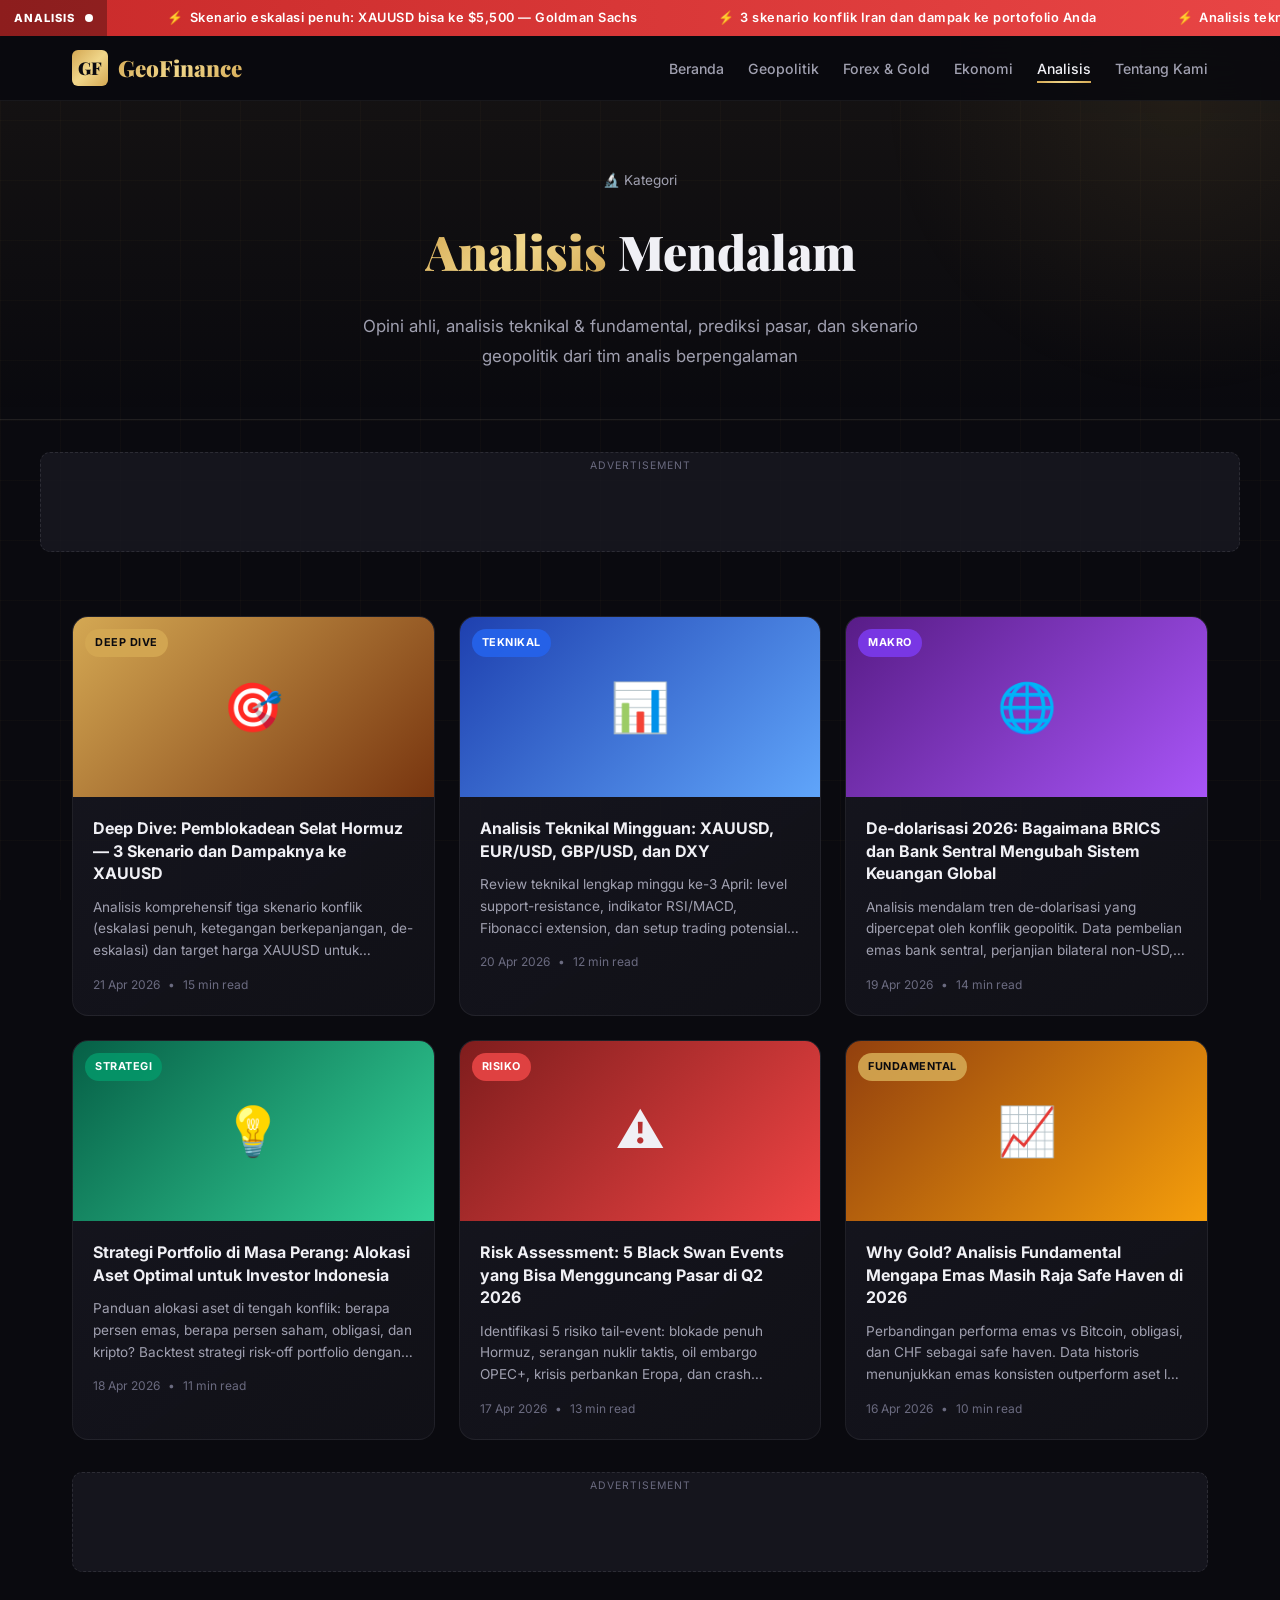
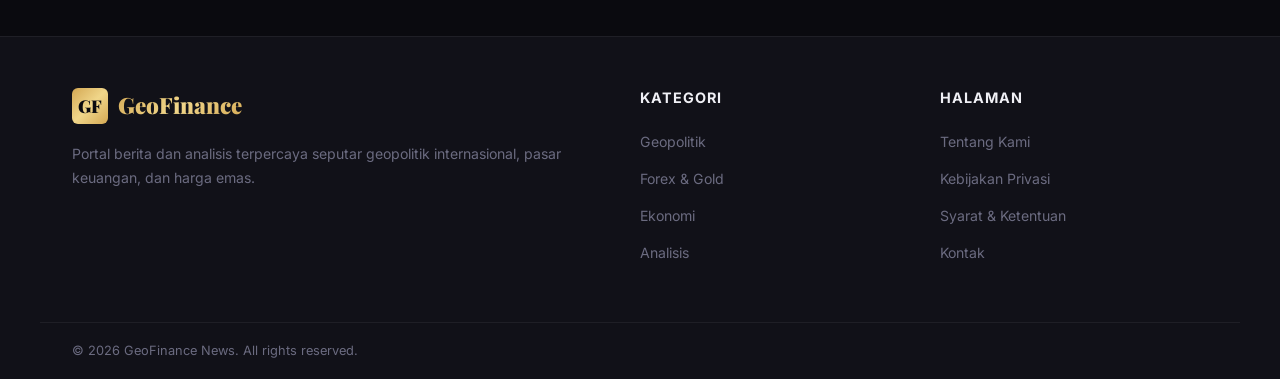
<file: analisis.html>
<!DOCTYPE html>
<html lang="id">
<head>
  <meta charset="UTF-8">
  <meta name="google-site-verification" content="UwlhYomFoRMNn4cB5C9H7foE_AEDCQnrrZn6XIt7R_Y" />
  <meta name="viewport" content="width=device-width, initial-scale=1.0">
  <title>Analisis Mendalam: Geopolitik, XAUUSD, Forex & Ekonomi Global 2026 | GeoFinance News</title>
  <meta name="description" content="Analisis mendalam dan opini ahli tentang konflik Iran-Israel, prediksi XAUUSD, dampak Selat Hormuz, strategi trading emas, dan outlook ekonomi global 2026.">
  <meta name="keywords" content="analisis geopolitik 2026, prediksi XAUUSD, analisis teknikal emas, strategi trading, outlook ekonomi, skenario perang iran">
  <meta name="robots" content="index, follow, max-snippet:-1, max-image-preview:large">
  <link rel="canonical" href="https://www.yourdomain.com/analisis">

  <meta property="og:type" content="website">
  <meta property="og:title" content="Analisis Mendalam | GeoFinance News">
  <meta property="og:description" content="Analisis ahli tentang geopolitik, XAUUSD, dan ekonomi global. Insight mendalam untuk investor dan trader.">
  <meta property="og:locale" content="id_ID">

  <script type="application/ld+json">
  {
    "@context": "https://schema.org",
    "@type": "CollectionPage",
    "name": "Analisis Mendalam - GeoFinance News",
    "description": "Kumpulan analisis mendalam dan opini ahli tentang geopolitik, pasar keuangan, dan ekonomi global",
    "url": "https://www.yourdomain.com/analisis"
  }
  </script>

  <link rel="preconnect" href="https://fonts.googleapis.com">
  <link rel="preconnect" href="https://fonts.gstatic.com" crossorigin>
  <link href="https://fonts.googleapis.com/css2?family=Inter:wght@400;500;600;700;800;900&family=Playfair+Display:wght@700;800;900&display=swap" rel="stylesheet">
  <link rel="stylesheet" href="style.css">
</head>
<body>
  <div class="progress-bar" id="progressBar"></div>
  <div class="bg-grid"></div>
  <div class="bg-glow"></div>

  <div class="top-bar">
    <div class="ticker-wrap">
      <div class="ticker-label">ANALISIS</div>
      <div class="ticker-content">
        <span>Skenario eskalasi penuh: XAUUSD bisa ke $5,500 — Goldman Sachs</span>
        <span>3 skenario konflik Iran dan dampak ke portofolio Anda</span>
        <span>Analisis teknikal: level kunci XAUUSD minggu ini</span>
        <span>De-dolarisasi 2026: tren yang mengubah lanskap keuangan global</span>
        <span>Skenario eskalasi penuh: XAUUSD bisa ke $5,500 — Goldman Sachs</span>
        <span>3 skenario konflik Iran dan dampak ke portofolio Anda</span>
      </div>
    </div>
  </div>

  <nav class="navbar" id="navbar">
    <div class="navbar-inner">
      <a href="index.html" class="logo"><div class="logo-icon">GF</div><span>GeoFinance</span></a>
      <ul class="nav-links">
        <li><a href="index.html">Beranda</a></li>
        <li><a href="geopolitik.html">Geopolitik</a></li>
        <li><a href="forex.html">Forex & Gold</a></li>
        <li><a href="ekonomi.html">Ekonomi</a></li>
        <li><a href="analisis.html" class="active">Analisis</a></li>
        <li><a href="tentang-kami.html">Tentang Kami</a></li>
      </ul>
      <button class="mobile-menu-toggle" id="mobileMenuToggle" aria-label="Toggle menu">
        <svg xmlns="http://www.w3.org/2000/svg" fill="none" viewBox="0 0 24 24" stroke="currentColor" stroke-width="2"><path stroke-linecap="round" stroke-linejoin="round" d="M4 6h16M4 12h16M4 18h16"/></svg>
      </button>
    </div>
  </nav>

  <section class="page-header">
    <div class="page-header-inner">
      <div class="page-badge">🔬 Kategori</div>
      <h1><span class="highlight">Analisis</span> Mendalam</h1>
      <p>Opini ahli, analisis teknikal & fundamental, prediksi pasar, dan skenario geopolitik dari tim analis berpengalaman</p>
    </div>
  </section>

  <div class="ad-slot ad-slot-horizontal">
    <ins class="adsbygoogle" style="display:block" data-ad-client="ca-pub-XXXXXXXXXXXXXXXX" data-ad-slot="XXXXXXXXXX" data-ad-format="horizontal" data-full-width-responsive="true"></ins>
    <!-- High Performance Format Banner -->
    <script type="text/javascript">
      atOptions = {
        'key' : 'c12001d15897b83e4c2c1bbe666333e3',
        'format' : 'iframe',
        'height' : 90,
        'width' : 728,
        'params' : {}
      };
    </script>
    <script type="text/javascript" src="https://www.highperformanceformat.com/c12001d15897b83e4c2c1bbe666333e3/invoke.js"></script>
  </div>

  <main class="category-container">
    <section class="news-grid">
      <article class="news-card fade-in">
        <div class="news-card-image"><div class="placeholder-img" style="background:linear-gradient(135deg,#d4a853,#78350f);"><span>🎯</span></div><span class="cat-tag gold">Deep Dive</span></div>
        <div class="news-card-body">
          <h3><a href="index.html">Deep Dive: Pemblokadean Selat Hormuz — 3 Skenario dan Dampaknya ke XAUUSD</a></h3>
          <p>Analisis komprehensif tiga skenario konflik (eskalasi penuh, ketegangan berkepanjangan, de-eskalasi) dan target harga XAUUSD untuk masing-masing skenario. Probabilitas dan implikasi trading.</p>
          <div class="news-card-meta"><time datetime="2026-04-21">21 Apr 2026</time><span>•</span><span>15 min read</span></div>
        </div>
      </article>

      <article class="news-card fade-in">
        <div class="news-card-image"><div class="placeholder-img" style="background:linear-gradient(135deg,#1e40af,#60a5fa);"><span>📊</span></div><span class="cat-tag blue">Teknikal</span></div>
        <div class="news-card-body">
          <h3><a href="#">Analisis Teknikal Mingguan: XAUUSD, EUR/USD, GBP/USD, dan DXY</a></h3>
          <p>Review teknikal lengkap minggu ke-3 April: level support-resistance, indikator RSI/MACD, Fibonacci extension, dan setup trading potensial untuk minggu depan.</p>
          <div class="news-card-meta"><time datetime="2026-04-20">20 Apr 2026</time><span>•</span><span>12 min read</span></div>
        </div>
      </article>

      <article class="news-card fade-in">
        <div class="news-card-image"><div class="placeholder-img" style="background:linear-gradient(135deg,#581c87,#a855f7);"><span>🌐</span></div><span class="cat-tag purple">Makro</span></div>
        <div class="news-card-body">
          <h3><a href="#">De-dolarisasi 2026: Bagaimana BRICS dan Bank Sentral Mengubah Sistem Keuangan Global</a></h3>
          <p>Analisis mendalam tren de-dolarisasi yang dipercepat oleh konflik geopolitik. Data pembelian emas bank sentral, perjanjian bilateral non-USD, dan implikasi jangka panjang untuk investor.</p>
          <div class="news-card-meta"><time datetime="2026-04-19">19 Apr 2026</time><span>•</span><span>14 min read</span></div>
        </div>
      </article>

      <article class="news-card fade-in">
        <div class="news-card-image"><div class="placeholder-img" style="background:linear-gradient(135deg,#065f46,#34d399);"><span>💡</span></div><span class="cat-tag green">Strategi</span></div>
        <div class="news-card-body">
          <h3><a href="#">Strategi Portfolio di Masa Perang: Alokasi Aset Optimal untuk Investor Indonesia</a></h3>
          <p>Panduan alokasi aset di tengah konflik: berapa persen emas, berapa persen saham, obligasi, dan kripto? Backtest strategi risk-off portfolio dengan data historis krisis sebelumnya.</p>
          <div class="news-card-meta"><time datetime="2026-04-18">18 Apr 2026</time><span>•</span><span>11 min read</span></div>
        </div>
      </article>

      <article class="news-card fade-in">
        <div class="news-card-image"><div class="placeholder-img" style="background:linear-gradient(135deg,#7f1d1d,#ef4444);"><span>⚠️</span></div><span class="cat-tag red">Risiko</span></div>
        <div class="news-card-body">
          <h3><a href="#">Risk Assessment: 5 Black Swan Events yang Bisa Mengguncang Pasar di Q2 2026</a></h3>
          <p>Identifikasi 5 risiko tail-event: blokade penuh Hormuz, serangan nuklir taktis, oil embargo OPEC+, krisis perbankan Eropa, dan crash obligasi AS. Probabilitas dan strategi hedging.</p>
          <div class="news-card-meta"><time datetime="2026-04-17">17 Apr 2026</time><span>•</span><span>13 min read</span></div>
        </div>
      </article>

      <article class="news-card fade-in">
        <div class="news-card-image"><div class="placeholder-img" style="background:linear-gradient(135deg,#92400e,#f59e0b);"><span>📈</span></div><span class="cat-tag gold">Fundamental</span></div>
        <div class="news-card-body">
          <h3><a href="#">Why Gold? Analisis Fundamental Mengapa Emas Masih Raja Safe Haven di 2026</a></h3>
          <p>Perbandingan performa emas vs Bitcoin, obligasi, dan CHF sebagai safe haven. Data historis menunjukkan emas konsisten outperform aset lain saat krisis geopolitik besar.</p>
          <div class="news-card-meta"><time datetime="2026-04-16">16 Apr 2026</time><span>•</span><span>10 min read</span></div>
        </div>
      </article>
    </section>

    <div class="ad-slot ad-slot-horizontal">
      <ins class="adsbygoogle" style="display:block" data-ad-client="ca-pub-XXXXXXXXXXXXXXXX" data-ad-slot="XXXXXXXXXX" data-ad-format="auto" data-full-width-responsive="true"></ins>
    <!-- High Performance Format Banner -->
    <script type="text/javascript">
      atOptions = {
        'key' : 'c12001d15897b83e4c2c1bbe666333e3',
        'format' : 'iframe',
        'height' : 90,
        'width' : 728,
        'params' : {}
      };
    </script>
    <script type="text/javascript" src="https://www.highperformanceformat.com/c12001d15897b83e4c2c1bbe666333e3/invoke.js"></script>
    </div>
  </main>

  <footer>
    <div class="footer-main">
      <div class="footer-about"><a href="index.html" class="logo"><div class="logo-icon">GF</div><span>GeoFinance</span></a><p>Portal berita dan analisis terpercaya seputar geopolitik internasional, pasar keuangan, dan harga emas.</p></div>
      <div class="footer-col"><h4>Kategori</h4><ul><li><a href="geopolitik.html">Geopolitik</a></li><li><a href="forex.html">Forex & Gold</a></li><li><a href="ekonomi.html">Ekonomi</a></li><li><a href="analisis.html">Analisis</a></li></ul></div>
      <div class="footer-col"><h4>Halaman</h4><ul><li><a href="tentang-kami.html">Tentang Kami</a></li><li><a href="privacy-policy.html">Kebijakan Privasi</a></li><li><a href="terms.html">Syarat & Ketentuan</a></li><li><a href="kontak.html">Kontak</a></li></ul></div>
    </div>
    <div class="footer-bottom"><p>&copy; 2026 GeoFinance News. All rights reserved.</p></div>
  </footer>

  <button class="scroll-top" id="scrollTopBtn" aria-label="Scroll to top"><svg width="20" height="20" fill="none" viewBox="0 0 24 24" stroke="currentColor" stroke-width="3"><path stroke-linecap="round" stroke-linejoin="round" d="M5 15l7-7 7 7"/></svg></button>
  <script src="main.js"></script>

  <!-- Profitable CPM Ad Network -->
  <script async="async" data-cfasync="false" src="https://pl29206671.profitablecpmratenetwork.com/454c95320fa9f01720d64ba11ad6ecb6/invoke.js"></script>
  <div id="container-454c95320fa9f01720d64ba11ad6ecb6"></div>
  <script src="https://pl29206803.profitablecpmratenetwork.com/0b/07/0c/0b070c09b98bcd01a21a2d6d18f90546.js"></script>
  <script src="https://pl29206819.profitablecpmratenetwork.com/65/b6/70/65b670d184a94ece94abe927d5e973b0.js"></script>
</body>
</html>
</file>
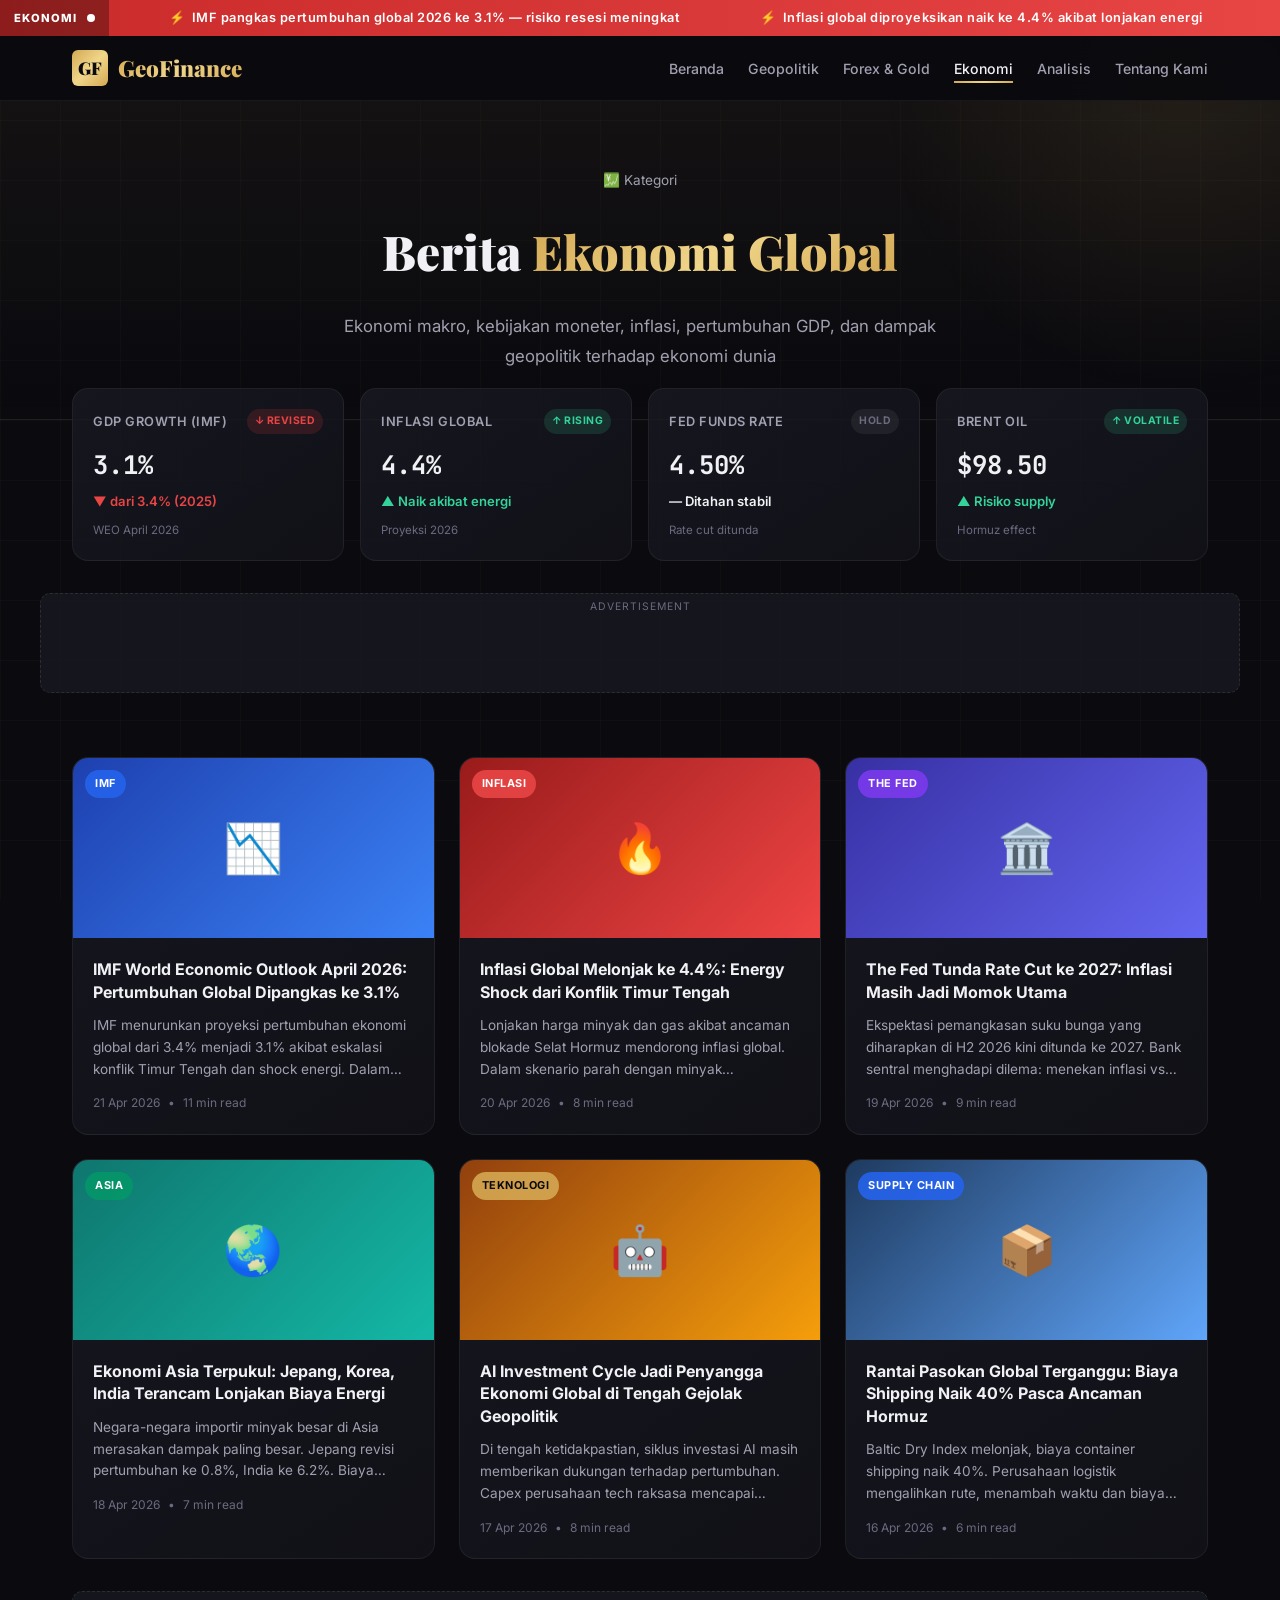
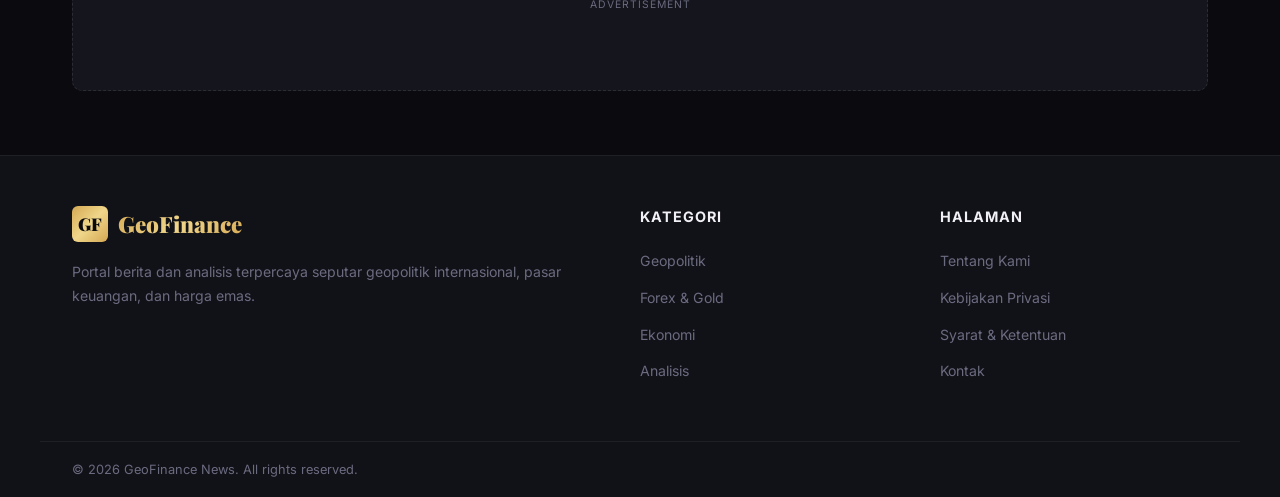
<file: ekonomi.html>
<!DOCTYPE html>
<html lang="id">
<head>
  <meta charset="UTF-8">
  <meta name="google-site-verification" content="UwlhYomFoRMNn4cB5C9H7foE_AEDCQnrrZn6XIt7R_Y" />
  <meta name="viewport" content="width=device-width, initial-scale=1.0">
  <title>Berita Ekonomi Global 2026: IMF, Inflasi, Resesi, dan Dampak Konflik Timur Tengah | GeoFinance News</title>
  <meta name="description" content="Update ekonomi global terkini: IMF pangkas pertumbuhan ke 3.1%, inflasi global meningkat 4.4%, risiko resesi, dan dampak konflik Timur Tengah terhadap ekonomi dunia.">
  <meta name="keywords" content="ekonomi global 2026, IMF world economic outlook, inflasi global, resesi dunia, dampak perang ekonomi, harga minyak naik, suku bunga the fed">
  <meta name="robots" content="index, follow, max-snippet:-1, max-image-preview:large">
  <link rel="canonical" href="https://www.yourdomain.com/ekonomi">

  <meta property="og:type" content="website">
  <meta property="og:title" content="Berita Ekonomi Global 2026 | GeoFinance News">
  <meta property="og:description" content="IMF pangkas pertumbuhan ke 3.1%. Inflasi global naik ke 4.4%. Analisis dampak konflik Timur Tengah terhadap ekonomi dunia.">
  <meta property="og:locale" content="id_ID">

  <script type="application/ld+json">
  {
    "@context": "https://schema.org",
    "@type": "CollectionPage",
    "name": "Berita Ekonomi Global Terkini",
    "description": "Analisis ekonomi makro, inflasi, kebijakan moneter, dan dampak geopolitik terhadap pertumbuhan ekonomi global",
    "url": "https://www.yourdomain.com/ekonomi"
  }
  </script>

  <link rel="preconnect" href="https://fonts.googleapis.com">
  <link rel="preconnect" href="https://fonts.gstatic.com" crossorigin>
  <link href="https://fonts.googleapis.com/css2?family=Inter:wght@400;500;600;700;800;900&family=Playfair+Display:wght@700;800;900&family=JetBrains+Mono:wght@400;500&display=swap" rel="stylesheet">
  <link rel="stylesheet" href="style.css">
</head>
<body>
  <div class="progress-bar" id="progressBar"></div>
  <div class="bg-grid"></div>
  <div class="bg-glow"></div>

  <div class="top-bar">
    <div class="ticker-wrap">
      <div class="ticker-label">EKONOMI</div>
      <div class="ticker-content">
        <span>IMF pangkas pertumbuhan global 2026 ke 3.1% — risiko resesi meningkat</span>
        <span>Inflasi global diproyeksikan naik ke 4.4% akibat lonjakan energi</span>
        <span>Rate cut The Fed ditunda ke 2027 — inflasi masih jadi momok</span>
        <span>Harga minyak di atas $95/bbl tekan ekonomi importir energi Asia</span>
        <span>IMF pangkas pertumbuhan global 2026 ke 3.1% — risiko resesi meningkat</span>
        <span>Inflasi global diproyeksikan naik ke 4.4% akibat lonjakan energi</span>
      </div>
    </div>
  </div>

  <nav class="navbar" id="navbar">
    <div class="navbar-inner">
      <a href="index.html" class="logo"><div class="logo-icon">GF</div><span>GeoFinance</span></a>
      <ul class="nav-links">
        <li><a href="index.html">Beranda</a></li>
        <li><a href="geopolitik.html">Geopolitik</a></li>
        <li><a href="forex.html">Forex & Gold</a></li>
        <li><a href="ekonomi.html" class="active">Ekonomi</a></li>
        <li><a href="analisis.html">Analisis</a></li>
        <li><a href="tentang-kami.html">Tentang Kami</a></li>
      </ul>
      <button class="mobile-menu-toggle" id="mobileMenuToggle" aria-label="Toggle menu">
        <svg xmlns="http://www.w3.org/2000/svg" fill="none" viewBox="0 0 24 24" stroke="currentColor" stroke-width="2"><path stroke-linecap="round" stroke-linejoin="round" d="M4 6h16M4 12h16M4 18h16"/></svg>
      </button>
    </div>
  </nav>

  <section class="page-header">
    <div class="page-header-inner">
      <div class="page-badge">💹 Kategori</div>
      <h1>Berita <span class="highlight">Ekonomi Global</span></h1>
      <p>Ekonomi makro, kebijakan moneter, inflasi, pertumbuhan GDP, dan dampak geopolitik terhadap ekonomi dunia</p>
    </div>
  </section>

  <!-- Economic Indicators Dashboard -->
  <section class="market-dashboard">
    <div class="market-dashboard-inner">
      <div class="market-card">
        <div class="market-card-header"><span class="market-label">GDP Growth (IMF)</span><span class="market-badge down">↓ REVISED</span></div>
        <div class="market-price">3.1%</div>
        <div class="market-change down">▼ dari 3.4% (2025)</div>
        <div class="market-time">WEO April 2026</div>
      </div>
      <div class="market-card">
        <div class="market-card-header"><span class="market-label">Inflasi Global</span><span class="market-badge up">↑ RISING</span></div>
        <div class="market-price">4.4%</div>
        <div class="market-change up">▲ Naik akibat energi</div>
        <div class="market-time">Proyeksi 2026</div>
      </div>
      <div class="market-card">
        <div class="market-card-header"><span class="market-label">Fed Funds Rate</span><span class="market-badge">HOLD</span></div>
        <div class="market-price">4.50%</div>
        <div class="market-change">— Ditahan stabil</div>
        <div class="market-time">Rate cut ditunda</div>
      </div>
      <div class="market-card">
        <div class="market-card-header"><span class="market-label">Brent Oil</span><span class="market-badge up">↑ VOLATILE</span></div>
        <div class="market-price">$98.50</div>
        <div class="market-change up">▲ Risiko supply</div>
        <div class="market-time">Hormuz effect</div>
      </div>
    </div>
  </section>

  <div class="ad-slot ad-slot-horizontal">
    <ins class="adsbygoogle" style="display:block" data-ad-client="ca-pub-XXXXXXXXXXXXXXXX" data-ad-slot="XXXXXXXXXX" data-ad-format="horizontal" data-full-width-responsive="true"></ins>
    <!-- High Performance Format Banner -->
    <script type="text/javascript">
      atOptions = {
        'key' : 'c12001d15897b83e4c2c1bbe666333e3',
        'format' : 'iframe',
        'height' : 90,
        'width' : 728,
        'params' : {}
      };
    </script>
    <script type="text/javascript" src="https://www.highperformanceformat.com/c12001d15897b83e4c2c1bbe666333e3/invoke.js"></script>
  </div>

  <main class="category-container">
    <section class="news-grid">
      <article class="news-card fade-in">
        <div class="news-card-image"><div class="placeholder-img" style="background:linear-gradient(135deg,#1e40af,#3b82f6);"><span>📉</span></div><span class="cat-tag blue">IMF</span></div>
        <div class="news-card-body">
          <h3><a href="#">IMF World Economic Outlook April 2026: Pertumbuhan Global Dipangkas ke 3.1%</a></h3>
          <p>IMF menurunkan proyeksi pertumbuhan ekonomi global dari 3.4% menjadi 3.1% akibat eskalasi konflik Timur Tengah dan shock energi. Dalam skenario terburuk, pertumbuhan bisa turun hingga 2%.</p>
          <div class="news-card-meta"><time datetime="2026-04-21">21 Apr 2026</time><span>•</span><span>11 min read</span></div>
        </div>
      </article>

      <article class="news-card fade-in">
        <div class="news-card-image"><div class="placeholder-img" style="background:linear-gradient(135deg,#991b1b,#ef4444);"><span>🔥</span></div><span class="cat-tag red">Inflasi</span></div>
        <div class="news-card-body">
          <h3><a href="#">Inflasi Global Melonjak ke 4.4%: Energy Shock dari Konflik Timur Tengah</a></h3>
          <p>Lonjakan harga minyak dan gas akibat ancaman blokade Selat Hormuz mendorong inflasi global. Dalam skenario parah dengan minyak $110-$125/bbl, inflasi bisa menembus 6%.</p>
          <div class="news-card-meta"><time datetime="2026-04-20">20 Apr 2026</time><span>•</span><span>8 min read</span></div>
        </div>
      </article>

      <article class="news-card fade-in">
        <div class="news-card-image"><div class="placeholder-img" style="background:linear-gradient(135deg,#3730a3,#6366f1);"><span>🏛️</span></div><span class="cat-tag purple">The Fed</span></div>
        <div class="news-card-body">
          <h3><a href="#">The Fed Tunda Rate Cut ke 2027: Inflasi Masih Jadi Momok Utama</a></h3>
          <p>Ekspektasi pemangkasan suku bunga yang diharapkan di H2 2026 kini ditunda ke 2027. Bank sentral menghadapi dilema: menekan inflasi vs menghindari resesi. Pasar obligasi bergejolak.</p>
          <div class="news-card-meta"><time datetime="2026-04-19">19 Apr 2026</time><span>•</span><span>9 min read</span></div>
        </div>
      </article>

      <article class="news-card fade-in">
        <div class="news-card-image"><div class="placeholder-img" style="background:linear-gradient(135deg,#0f766e,#14b8a6);"><span>🌏</span></div><span class="cat-tag green">Asia</span></div>
        <div class="news-card-body">
          <h3><a href="#">Ekonomi Asia Terpukul: Jepang, Korea, India Terancam Lonjakan Biaya Energi</a></h3>
          <p>Negara-negara importir minyak besar di Asia merasakan dampak paling besar. Jepang revisi pertumbuhan ke 0.8%, India ke 6.2%. Biaya produksi dan transportasi melonjak signifikan.</p>
          <div class="news-card-meta"><time datetime="2026-04-18">18 Apr 2026</time><span>•</span><span>7 min read</span></div>
        </div>
      </article>

      <article class="news-card fade-in">
        <div class="news-card-image"><div class="placeholder-img" style="background:linear-gradient(135deg,#92400e,#f59e0b);"><span>🤖</span></div><span class="cat-tag gold">Teknologi</span></div>
        <div class="news-card-body">
          <h3><a href="#">AI Investment Cycle Jadi Penyangga Ekonomi Global di Tengah Gejolak Geopolitik</a></h3>
          <p>Di tengah ketidakpastian, siklus investasi AI masih memberikan dukungan terhadap pertumbuhan. Capex perusahaan tech raksasa mencapai $300B+ di 2026, menciptakan lapangan kerja dan mendorong produktivitas.</p>
          <div class="news-card-meta"><time datetime="2026-04-17">17 Apr 2026</time><span>•</span><span>8 min read</span></div>
        </div>
      </article>

      <article class="news-card fade-in">
        <div class="news-card-image"><div class="placeholder-img" style="background:linear-gradient(135deg,#1e3a5f,#60a5fa);"><span>📦</span></div><span class="cat-tag blue">Supply Chain</span></div>
        <div class="news-card-body">
          <h3><a href="#">Rantai Pasokan Global Terganggu: Biaya Shipping Naik 40% Pasca Ancaman Hormuz</a></h3>
          <p>Baltic Dry Index melonjak, biaya container shipping naik 40%. Perusahaan logistik mengalihkan rute, menambah waktu dan biaya pengiriman. Risiko ketersediaan barang meningkat di Q2 2026.</p>
          <div class="news-card-meta"><time datetime="2026-04-16">16 Apr 2026</time><span>•</span><span>6 min read</span></div>
        </div>
      </article>
    </section>

    <div class="ad-slot ad-slot-horizontal">
      <ins class="adsbygoogle" style="display:block" data-ad-client="ca-pub-XXXXXXXXXXXXXXXX" data-ad-slot="XXXXXXXXXX" data-ad-format="auto" data-full-width-responsive="true"></ins>
    <!-- High Performance Format Banner -->
    <script type="text/javascript">
      atOptions = {
        'key' : 'c12001d15897b83e4c2c1bbe666333e3',
        'format' : 'iframe',
        'height' : 90,
        'width' : 728,
        'params' : {}
      };
    </script>
    <script type="text/javascript" src="https://www.highperformanceformat.com/c12001d15897b83e4c2c1bbe666333e3/invoke.js"></script>
    </div>
  </main>

  <footer>
    <div class="footer-main">
      <div class="footer-about"><a href="index.html" class="logo"><div class="logo-icon">GF</div><span>GeoFinance</span></a><p>Portal berita dan analisis terpercaya seputar geopolitik internasional, pasar keuangan, dan harga emas.</p></div>
      <div class="footer-col"><h4>Kategori</h4><ul><li><a href="geopolitik.html">Geopolitik</a></li><li><a href="forex.html">Forex & Gold</a></li><li><a href="ekonomi.html">Ekonomi</a></li><li><a href="analisis.html">Analisis</a></li></ul></div>
      <div class="footer-col"><h4>Halaman</h4><ul><li><a href="tentang-kami.html">Tentang Kami</a></li><li><a href="privacy-policy.html">Kebijakan Privasi</a></li><li><a href="terms.html">Syarat & Ketentuan</a></li><li><a href="kontak.html">Kontak</a></li></ul></div>
    </div>
    <div class="footer-bottom"><p>&copy; 2026 GeoFinance News. All rights reserved.</p></div>
  </footer>

  <button class="scroll-top" id="scrollTopBtn" aria-label="Scroll to top"><svg width="20" height="20" fill="none" viewBox="0 0 24 24" stroke="currentColor" stroke-width="3"><path stroke-linecap="round" stroke-linejoin="round" d="M5 15l7-7 7 7"/></svg></button>
  <script src="main.js"></script>

  <!-- Profitable CPM Ad Network -->
  <script async="async" data-cfasync="false" src="https://pl29206671.profitablecpmratenetwork.com/454c95320fa9f01720d64ba11ad6ecb6/invoke.js"></script>
  <div id="container-454c95320fa9f01720d64ba11ad6ecb6"></div>
  <script src="https://pl29206803.profitablecpmratenetwork.com/0b/07/0c/0b070c09b98bcd01a21a2d6d18f90546.js"></script>
  <script src="https://pl29206819.profitablecpmratenetwork.com/65/b6/70/65b670d184a94ece94abe927d5e973b0.js"></script>
</body>
</html>
</file>
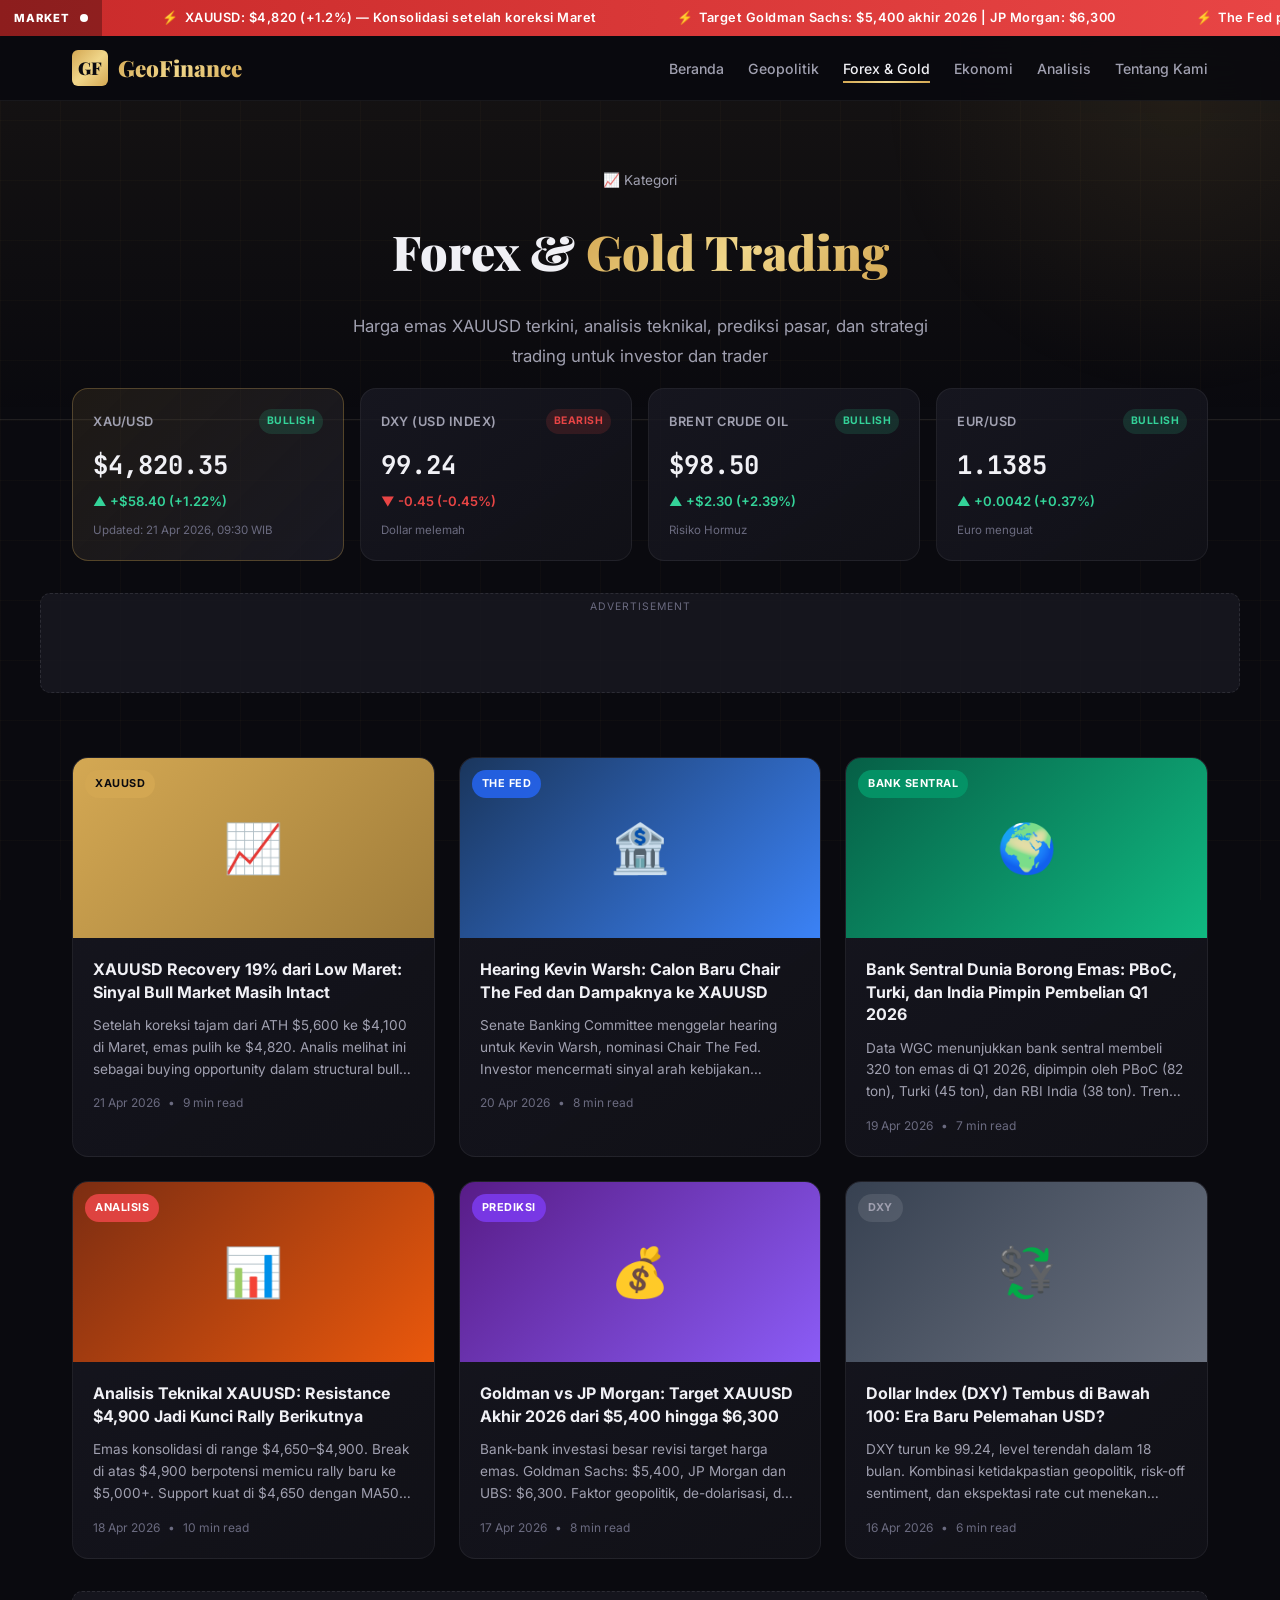
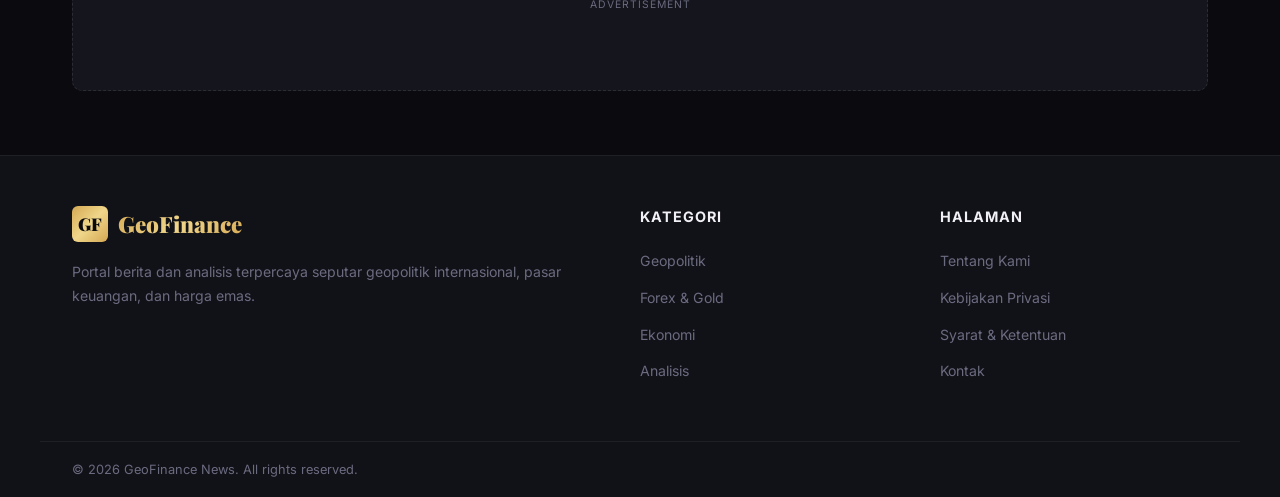
<file: forex.html>
<!DOCTYPE html>
<html lang="id">
<head>
  <meta charset="UTF-8">
  <meta name="google-site-verification" content="UwlhYomFoRMNn4cB5C9H7foE_AEDCQnrrZn6XIt7R_Y" />
  <meta name="viewport" content="width=device-width, initial-scale=1.0">
  <title>Forex & Gold: Analisis XAUUSD, Harga Emas, dan Trading Terkini April 2026 | GeoFinance News</title>
  <meta name="description" content="Update harga emas XAUUSD terkini $4,820/oz, analisis teknikal forex, prediksi Goldman Sachs $5,400, dan strategi trading di tengah konflik Timur Tengah 2026.">
  <meta name="keywords" content="XAUUSD hari ini, harga emas 2026, forex gold analysis, trading emas, prediksi harga emas, analisis teknikal gold, safe haven asset">
  <meta name="robots" content="index, follow, max-snippet:-1, max-image-preview:large">
  <link rel="canonical" href="https://www.yourdomain.com/forex">

  <meta property="og:type" content="website">
  <meta property="og:title" content="Forex & Gold: XAUUSD Analysis April 2026 | GeoFinance News">
  <meta property="og:description" content="Update harga emas XAUUSD $4,820/oz. Analisis teknikal, prediksi bank investasi, dan strategi trading di tengah volatilitas geopolitik.">
  <meta property="og:locale" content="id_ID">

  <script type="application/ld+json">
  {
    "@context": "https://schema.org",
    "@type": "CollectionPage",
    "name": "Forex & Gold - Analisis XAUUSD Terkini",
    "description": "Kumpulan berita, analisis teknikal, dan prediksi harga emas XAUUSD dari GeoFinance News",
    "url": "https://www.yourdomain.com/forex"
  }
  </script>

  <link rel="preconnect" href="https://fonts.googleapis.com">
  <link rel="preconnect" href="https://fonts.gstatic.com" crossorigin>
  <link href="https://fonts.googleapis.com/css2?family=Inter:wght@400;500;600;700;800;900&family=Playfair+Display:wght@700;800;900&family=JetBrains+Mono:wght@400;500&display=swap" rel="stylesheet">
  <link rel="stylesheet" href="style.css">
</head>
<body>
  <div class="progress-bar" id="progressBar"></div>
  <div class="bg-grid"></div>
  <div class="bg-glow"></div>

  <div class="top-bar">
    <div class="ticker-wrap">
      <div class="ticker-label">MARKET</div>
      <div class="ticker-content">
        <span>XAUUSD: $4,820 (+1.2%) — Konsolidasi setelah koreksi Maret</span>
        <span>Target Goldman Sachs: $5,400 akhir 2026 | JP Morgan: $6,300</span>
        <span>The Fed pertahankan suku bunga — rate cut ditunda ke H2 2026</span>
        <span>DXY melemah ke 99.2 — dolar tertekan ketidakpastian geopolitik</span>
        <span>XAUUSD: $4,820 (+1.2%) — Konsolidasi setelah koreksi Maret</span>
        <span>Target Goldman Sachs: $5,400 akhir 2026 | JP Morgan: $6,300</span>
      </div>
    </div>
  </div>

  <nav class="navbar" id="navbar">
    <div class="navbar-inner">
      <a href="index.html" class="logo"><div class="logo-icon">GF</div><span>GeoFinance</span></a>
      <ul class="nav-links">
        <li><a href="index.html">Beranda</a></li>
        <li><a href="geopolitik.html">Geopolitik</a></li>
        <li><a href="forex.html" class="active">Forex & Gold</a></li>
        <li><a href="ekonomi.html">Ekonomi</a></li>
        <li><a href="analisis.html">Analisis</a></li>
        <li><a href="tentang-kami.html">Tentang Kami</a></li>
      </ul>
      <button class="mobile-menu-toggle" id="mobileMenuToggle" aria-label="Toggle menu">
        <svg xmlns="http://www.w3.org/2000/svg" fill="none" viewBox="0 0 24 24" stroke="currentColor" stroke-width="2"><path stroke-linecap="round" stroke-linejoin="round" d="M4 6h16M4 12h16M4 18h16"/></svg>
      </button>
    </div>
  </nav>

  <section class="page-header">
    <div class="page-header-inner">
      <div class="page-badge">📈 Kategori</div>
      <h1>Forex & <span class="highlight">Gold Trading</span></h1>
      <p>Harga emas XAUUSD terkini, analisis teknikal, prediksi pasar, dan strategi trading untuk investor dan trader</p>
    </div>
  </section>

  <!-- LIVE MARKET DASHBOARD -->
  <section class="market-dashboard">
    <div class="market-dashboard-inner">
      <div class="market-card gold-card">
        <div class="market-card-header">
          <span class="market-label">XAU/USD</span>
          <span class="market-badge up">BULLISH</span>
        </div>
        <div class="market-price">$4,820.35</div>
        <div class="market-change up">▲ +$58.40 (+1.22%)</div>
        <div class="market-time">Updated: 21 Apr 2026, 09:30 WIB</div>
      </div>
      <div class="market-card">
        <div class="market-card-header">
          <span class="market-label">DXY (USD Index)</span>
          <span class="market-badge down">BEARISH</span>
        </div>
        <div class="market-price">99.24</div>
        <div class="market-change down">▼ -0.45 (-0.45%)</div>
        <div class="market-time">Dollar melemah</div>
      </div>
      <div class="market-card">
        <div class="market-card-header">
          <span class="market-label">Brent Crude Oil</span>
          <span class="market-badge up">BULLISH</span>
        </div>
        <div class="market-price">$98.50</div>
        <div class="market-change up">▲ +$2.30 (+2.39%)</div>
        <div class="market-time">Risiko Hormuz</div>
      </div>
      <div class="market-card">
        <div class="market-card-header">
          <span class="market-label">EUR/USD</span>
          <span class="market-badge up">BULLISH</span>
        </div>
        <div class="market-price">1.1385</div>
        <div class="market-change up">▲ +0.0042 (+0.37%)</div>
        <div class="market-time">Euro menguat</div>
      </div>
    </div>
  </section>

  <div class="ad-slot ad-slot-horizontal">
    <ins class="adsbygoogle" style="display:block" data-ad-client="ca-pub-XXXXXXXXXXXXXXXX" data-ad-slot="XXXXXXXXXX" data-ad-format="horizontal" data-full-width-responsive="true"></ins>
    <!-- High Performance Format Banner -->
    <script type="text/javascript">
      atOptions = {
        'key' : 'c12001d15897b83e4c2c1bbe666333e3',
        'format' : 'iframe',
        'height' : 90,
        'width' : 728,
        'params' : {}
      };
    </script>
    <script type="text/javascript" src="https://www.highperformanceformat.com/c12001d15897b83e4c2c1bbe666333e3/invoke.js"></script>
  </div>

  <main class="category-container">
    <section class="news-grid">
      <article class="news-card fade-in">
        <div class="news-card-image">
          <div class="placeholder-img" style="background:linear-gradient(135deg,#d4a853,#a07d3a);"><span>📈</span></div>
          <span class="cat-tag gold">XAUUSD</span>
        </div>
        <div class="news-card-body">
          <h3><a href="#">XAUUSD Recovery 19% dari Low Maret: Sinyal Bull Market Masih Intact</a></h3>
          <p>Setelah koreksi tajam dari ATH $5,600 ke $4,100 di Maret, emas pulih ke $4,820. Analis melihat ini sebagai buying opportunity dalam structural bull trend yang belum berakhir.</p>
          <div class="news-card-meta"><time datetime="2026-04-21">21 Apr 2026</time><span>•</span><span>9 min read</span></div>
        </div>
      </article>

      <article class="news-card fade-in">
        <div class="news-card-image">
          <div class="placeholder-img" style="background:linear-gradient(135deg,#1a365d,#3b82f6);"><span>🏦</span></div>
          <span class="cat-tag blue">The Fed</span>
        </div>
        <div class="news-card-body">
          <h3><a href="#">Hearing Kevin Warsh: Calon Baru Chair The Fed dan Dampaknya ke XAUUSD</a></h3>
          <p>Senate Banking Committee menggelar hearing untuk Kevin Warsh, nominasi Chair The Fed. Investor mencermati sinyal arah kebijakan moneter yang akan mempengaruhi pasar emas secara signifikan.</p>
          <div class="news-card-meta"><time datetime="2026-04-20">20 Apr 2026</time><span>•</span><span>8 min read</span></div>
        </div>
      </article>

      <article class="news-card fade-in">
        <div class="news-card-image">
          <div class="placeholder-img" style="background:linear-gradient(135deg,#065f46,#10b981);"><span>🌍</span></div>
          <span class="cat-tag green">Bank Sentral</span>
        </div>
        <div class="news-card-body">
          <h3><a href="#">Bank Sentral Dunia Borong Emas: PBoC, Turki, dan India Pimpin Pembelian Q1 2026</a></h3>
          <p>Data WGC menunjukkan bank sentral membeli 320 ton emas di Q1 2026, dipimpin oleh PBoC (82 ton), Turki (45 ton), dan RBI India (38 ton). Tren de-dolarisasi semakin kuat.</p>
          <div class="news-card-meta"><time datetime="2026-04-19">19 Apr 2026</time><span>•</span><span>7 min read</span></div>
        </div>
      </article>

      <article class="news-card fade-in">
        <div class="news-card-image">
          <div class="placeholder-img" style="background:linear-gradient(135deg,#7c2d12,#ea580c);"><span>📊</span></div>
          <span class="cat-tag red">Analisis</span>
        </div>
        <div class="news-card-body">
          <h3><a href="#">Analisis Teknikal XAUUSD: Resistance $4,900 Jadi Kunci Rally Berikutnya</a></h3>
          <p>Emas konsolidasi di range $4,650–$4,900. Break di atas $4,900 berpotensi memicu rally baru ke $5,000+. Support kuat di $4,650 dengan MA50 daily sebagai penjaga downside.</p>
          <div class="news-card-meta"><time datetime="2026-04-18">18 Apr 2026</time><span>•</span><span>10 min read</span></div>
        </div>
      </article>

      <article class="news-card fade-in">
        <div class="news-card-image">
          <div class="placeholder-img" style="background:linear-gradient(135deg,#581c87,#8b5cf6);"><span>💰</span></div>
          <span class="cat-tag purple">Prediksi</span>
        </div>
        <div class="news-card-body">
          <h3><a href="#">Goldman vs JP Morgan: Target XAUUSD Akhir 2026 dari $5,400 hingga $6,300</a></h3>
          <p>Bank-bank investasi besar revisi target harga emas. Goldman Sachs: $5,400, JP Morgan dan UBS: $6,300. Faktor geopolitik, de-dolarisasi, dan kebijakan Fed jadi katalis utama.</p>
          <div class="news-card-meta"><time datetime="2026-04-17">17 Apr 2026</time><span>•</span><span>8 min read</span></div>
        </div>
      </article>

      <article class="news-card fade-in">
        <div class="news-card-image">
          <div class="placeholder-img" style="background:linear-gradient(135deg,#374151,#6b7280);"><span>💱</span></div>
          <span class="cat-tag">DXY</span>
        </div>
        <div class="news-card-body">
          <h3><a href="#">Dollar Index (DXY) Tembus di Bawah 100: Era Baru Pelemahan USD?</a></h3>
          <p>DXY turun ke 99.24, level terendah dalam 18 bulan. Kombinasi ketidakpastian geopolitik, risk-off sentiment, dan ekspektasi rate cut menekan greenback. GBP/USD dan EUR/USD rally.</p>
          <div class="news-card-meta"><time datetime="2026-04-16">16 Apr 2026</time><span>•</span><span>6 min read</span></div>
        </div>
      </article>
    </section>

    <div class="ad-slot ad-slot-horizontal">
      <ins class="adsbygoogle" style="display:block" data-ad-client="ca-pub-XXXXXXXXXXXXXXXX" data-ad-slot="XXXXXXXXXX" data-ad-format="auto" data-full-width-responsive="true"></ins>
    <!-- High Performance Format Banner -->
    <script type="text/javascript">
      atOptions = {
        'key' : 'c12001d15897b83e4c2c1bbe666333e3',
        'format' : 'iframe',
        'height' : 90,
        'width' : 728,
        'params' : {}
      };
    </script>
    <script type="text/javascript" src="https://www.highperformanceformat.com/c12001d15897b83e4c2c1bbe666333e3/invoke.js"></script>
    </div>
  </main>

  <footer>
    <div class="footer-main">
      <div class="footer-about"><a href="index.html" class="logo"><div class="logo-icon">GF</div><span>GeoFinance</span></a><p>Portal berita dan analisis terpercaya seputar geopolitik internasional, pasar keuangan, dan harga emas.</p></div>
      <div class="footer-col"><h4>Kategori</h4><ul><li><a href="geopolitik.html">Geopolitik</a></li><li><a href="forex.html">Forex & Gold</a></li><li><a href="ekonomi.html">Ekonomi</a></li><li><a href="analisis.html">Analisis</a></li></ul></div>
      <div class="footer-col"><h4>Halaman</h4><ul><li><a href="tentang-kami.html">Tentang Kami</a></li><li><a href="privacy-policy.html">Kebijakan Privasi</a></li><li><a href="terms.html">Syarat & Ketentuan</a></li><li><a href="kontak.html">Kontak</a></li></ul></div>
    </div>
    <div class="footer-bottom"><p>&copy; 2026 GeoFinance News. All rights reserved.</p></div>
  </footer>

  <button class="scroll-top" id="scrollTopBtn" aria-label="Scroll to top">
    <svg width="20" height="20" fill="none" viewBox="0 0 24 24" stroke="currentColor" stroke-width="3"><path stroke-linecap="round" stroke-linejoin="round" d="M5 15l7-7 7 7"/></svg>
  </button>
  <script src="main.js"></script>

  <!-- Profitable CPM Ad Network -->
  <script async="async" data-cfasync="false" src="https://pl29206671.profitablecpmratenetwork.com/454c95320fa9f01720d64ba11ad6ecb6/invoke.js"></script>
  <div id="container-454c95320fa9f01720d64ba11ad6ecb6"></div>
  <script src="https://pl29206803.profitablecpmratenetwork.com/0b/07/0c/0b070c09b98bcd01a21a2d6d18f90546.js"></script>
  <script src="https://pl29206819.profitablecpmratenetwork.com/65/b6/70/65b670d184a94ece94abe927d5e973b0.js"></script>
</body>
</html>
</file>
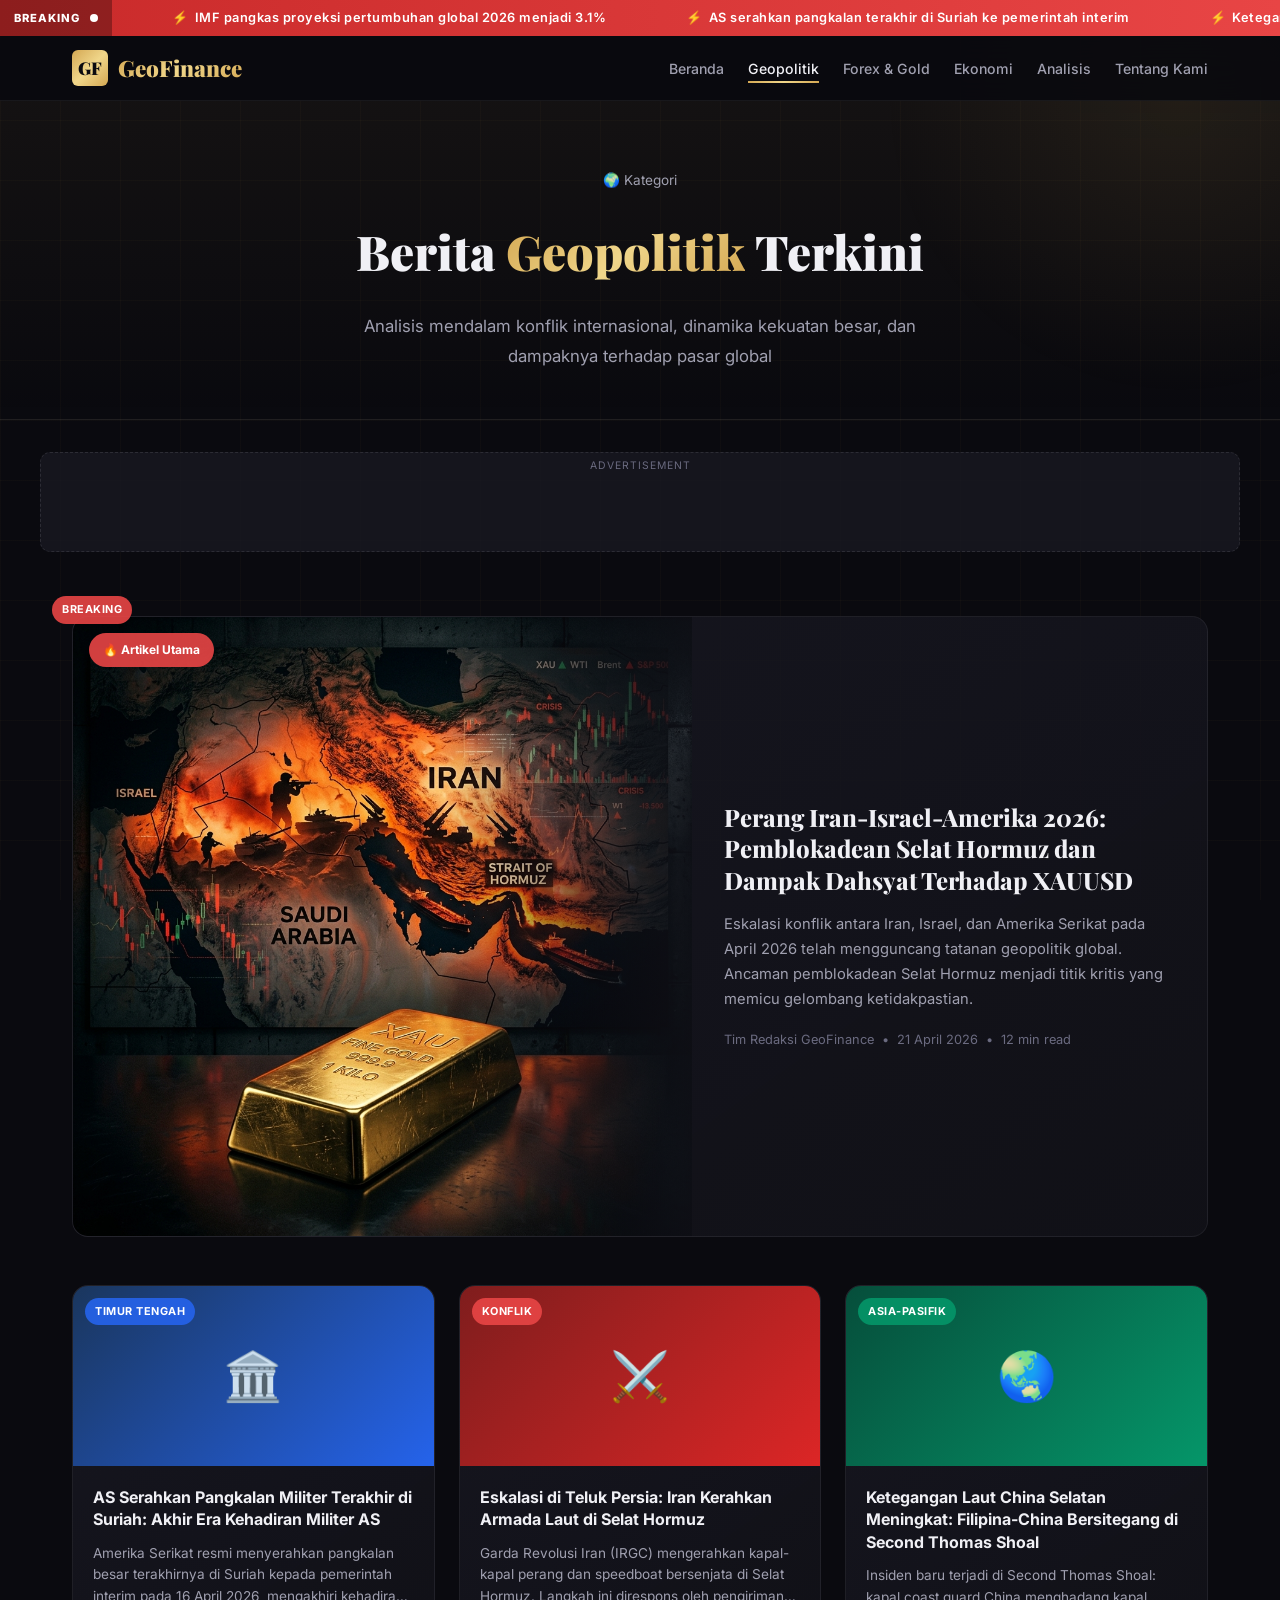
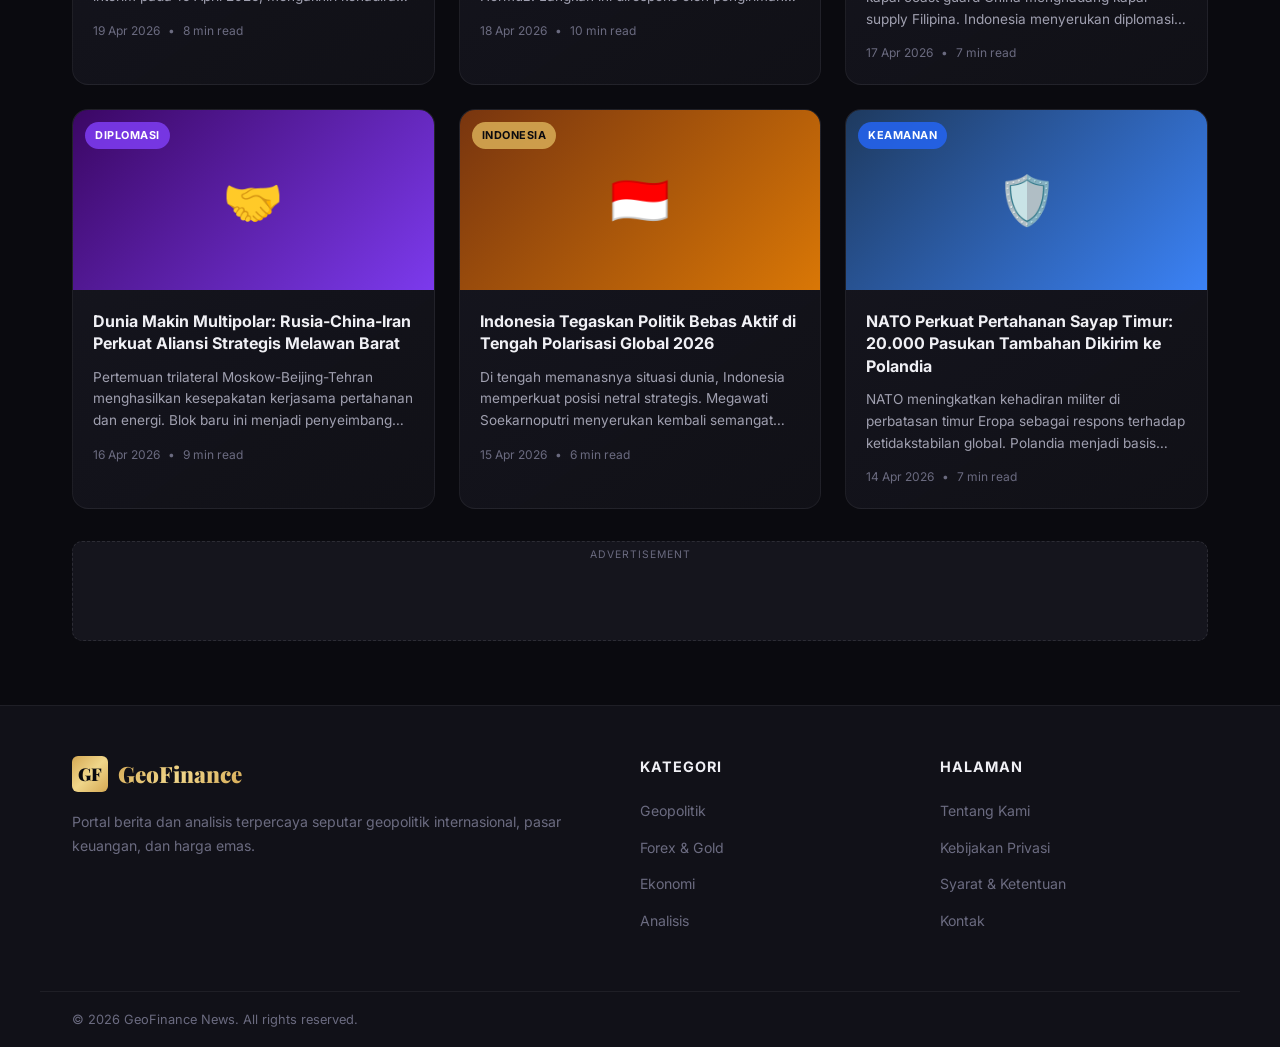
<file: geopolitik.html>
<!DOCTYPE html>
<html lang="id">
<head>
  <meta charset="UTF-8">
  <meta name="google-site-verification" content="UwlhYomFoRMNn4cB5C9H7foE_AEDCQnrrZn6XIt7R_Y" />
  <meta name="viewport" content="width=device-width, initial-scale=1.0">
  <title>Berita Geopolitik Terkini April 2026 - Konflik Timur Tengah, AS-Iran, Laut China Selatan | GeoFinance News</title>
  <meta name="description" content="Update berita geopolitik dunia terkini: konflik Iran-Israel-AS, penarikan militer AS dari Suriah, ketegangan Laut China Selatan, dan dinamika multipolar global.">
  <meta name="keywords" content="berita geopolitik 2026, konflik iran israel, penarikan AS suriah, laut china selatan, geopolitik timur tengah, konflik global terbaru">
  <meta name="robots" content="index, follow, max-snippet:-1, max-image-preview:large">
  <link rel="canonical" href="https://www.yourdomain.com/geopolitik">

  <meta property="og:type" content="website">
  <meta property="og:title" content="Berita Geopolitik Terkini April 2026 | GeoFinance News">
  <meta property="og:description" content="Update berita geopolitik dunia terkini: konflik Timur Tengah, dinamika kekuatan besar, dan dampak ke pasar global.">
  <meta property="og:url" content="https://www.yourdomain.com/geopolitik">
  <meta property="og:site_name" content="GeoFinance News">
  <meta property="og:locale" content="id_ID">

  <meta name="twitter:card" content="summary_large_image">
  <meta name="twitter:title" content="Berita Geopolitik Terkini | GeoFinance News">

  <script type="application/ld+json">
  {
    "@context": "https://schema.org",
    "@type": "CollectionPage",
    "name": "Berita Geopolitik Terkini",
    "description": "Kumpulan berita dan analisis geopolitik dunia terkini dari GeoFinance News",
    "url": "https://www.yourdomain.com/geopolitik",
    "isPartOf": { "@type": "WebSite", "name": "GeoFinance News", "url": "https://www.yourdomain.com/" }
  }
  </script>

  <link rel="preconnect" href="https://fonts.googleapis.com">
  <link rel="preconnect" href="https://fonts.gstatic.com" crossorigin>
  <link href="https://fonts.googleapis.com/css2?family=Inter:wght@400;500;600;700;800;900&family=Playfair+Display:wght@700;800;900&display=swap" rel="stylesheet">
  <link rel="stylesheet" href="style.css">
</head>
<body>
  <div class="progress-bar" id="progressBar"></div>
  <div class="bg-grid"></div>
  <div class="bg-glow"></div>

  <!-- TOP BAR -->
  <div class="top-bar">
    <div class="ticker-wrap">
      <div class="ticker-label">BREAKING</div>
      <div class="ticker-content">
        <span>IMF pangkas proyeksi pertumbuhan global 2026 menjadi 3.1%</span>
        <span>AS serahkan pangkalan terakhir di Suriah ke pemerintah interim</span>
        <span>Ketegangan Laut China Selatan meningkat — kapal perang multi-negara dikirim</span>
        <span>Iran perkuat aliansi dengan Rusia dan China di tengah tekanan Barat</span>
        <span>IMF pangkas proyeksi pertumbuhan global 2026 menjadi 3.1%</span>
        <span>AS serahkan pangkalan terakhir di Suriah ke pemerintah interim</span>
      </div>
    </div>
  </div>

  <!-- NAVBAR -->
  <nav class="navbar" id="navbar">
    <div class="navbar-inner">
      <a href="index.html" class="logo"><div class="logo-icon">GF</div><span>GeoFinance</span></a>
      <ul class="nav-links">
        <li><a href="index.html">Beranda</a></li>
        <li><a href="geopolitik.html" class="active">Geopolitik</a></li>
        <li><a href="forex.html">Forex & Gold</a></li>
        <li><a href="ekonomi.html">Ekonomi</a></li>
        <li><a href="analisis.html">Analisis</a></li>
        <li><a href="tentang-kami.html">Tentang Kami</a></li>
      </ul>
      <button class="mobile-menu-toggle" id="mobileMenuToggle" aria-label="Toggle menu">
        <svg xmlns="http://www.w3.org/2000/svg" fill="none" viewBox="0 0 24 24" stroke="currentColor" stroke-width="2"><path stroke-linecap="round" stroke-linejoin="round" d="M4 6h16M4 12h16M4 18h16"/></svg>
      </button>
    </div>
  </nav>

  <!-- PAGE HEADER -->
  <section class="page-header">
    <div class="page-header-inner">
      <div class="page-badge">🌍 Kategori</div>
      <h1>Berita <span class="highlight">Geopolitik</span> Terkini</h1>
      <p>Analisis mendalam konflik internasional, dinamika kekuatan besar, dan dampaknya terhadap pasar global</p>
    </div>
  </section>

  <!-- AD SLOT -->
  <div class="ad-slot ad-slot-horizontal">
    <ins class="adsbygoogle" style="display:block" data-ad-client="ca-pub-XXXXXXXXXXXXXXXX" data-ad-slot="XXXXXXXXXX" data-ad-format="horizontal" data-full-width-responsive="true"></ins>
    <!-- High Performance Format Banner -->
    <script type="text/javascript">
      atOptions = {
        'key' : 'c12001d15897b83e4c2c1bbe666333e3',
        'format' : 'iframe',
        'height' : 90,
        'width' : 728,
        'params' : {}
      };
    </script>
    <script type="text/javascript" src="https://www.highperformanceformat.com/c12001d15897b83e4c2c1bbe666333e3/invoke.js"></script>
  </div>

  <!-- MAIN CONTENT -->
  <main class="category-container">
    <!-- FEATURED ARTICLE -->
    <section class="featured-section">
      <a href="index.html" class="featured-card">
        <div class="featured-image">
          <img src="hero-geopolitics.png" alt="Perang Iran Israel Amerika dan dampak terhadap geopolitik global" loading="lazy">
          <div class="featured-overlay"></div>
          <span class="featured-badge-label">🔥 Artikel Utama</span>
        </div>
        <div class="featured-info">
          <span class="cat-tag red">BREAKING</span>
          <h2>Perang Iran-Israel-Amerika 2026: Pemblokadean Selat Hormuz dan Dampak Dahsyat Terhadap XAUUSD</h2>
          <p>Eskalasi konflik antara Iran, Israel, dan Amerika Serikat pada April 2026 telah mengguncang tatanan geopolitik global. Ancaman pemblokadean Selat Hormuz menjadi titik kritis yang memicu gelombang ketidakpastian.</p>
          <div class="featured-meta">
            <span>Tim Redaksi GeoFinance</span>
            <span>•</span>
            <span>21 April 2026</span>
            <span>•</span>
            <span>12 min read</span>
          </div>
        </div>
      </a>
    </section>

    <!-- NEWS GRID -->
    <section class="news-grid">
      <!-- Article 1 -->
      <article class="news-card fade-in">
        <div class="news-card-image">
          <div class="placeholder-img" style="background:linear-gradient(135deg,#1a365d,#2563EB);">
            <span>🏛️</span>
          </div>
          <span class="cat-tag blue">Timur Tengah</span>
        </div>
        <div class="news-card-body">
          <h3><a href="#">AS Serahkan Pangkalan Militer Terakhir di Suriah: Akhir Era Kehadiran Militer AS</a></h3>
          <p>Amerika Serikat resmi menyerahkan pangkalan besar terakhirnya di Suriah kepada pemerintah interim pada 16 April 2026, mengakhiri kehadiran militer sejak 2015. Langkah ini memicu kekhawatiran terhadap kekosongan kekuatan di kawasan.</p>
          <div class="news-card-meta">
            <time datetime="2026-04-19">19 Apr 2026</time>
            <span>•</span>
            <span>8 min read</span>
          </div>
        </div>
      </article>

      <!-- Article 2 -->
      <article class="news-card fade-in">
        <div class="news-card-image">
          <div class="placeholder-img" style="background:linear-gradient(135deg,#7f1d1d,#dc2626);">
            <span>⚔️</span>
          </div>
          <span class="cat-tag red">Konflik</span>
        </div>
        <div class="news-card-body">
          <h3><a href="#">Eskalasi di Teluk Persia: Iran Kerahkan Armada Laut di Selat Hormuz</a></h3>
          <p>Garda Revolusi Iran (IRGC) mengerahkan kapal-kapal perang dan speedboat bersenjata di Selat Hormuz. Langkah ini direspons oleh pengiriman destroyer USS dan kapal induk tambahan dari AS ke kawasan.</p>
          <div class="news-card-meta">
            <time datetime="2026-04-18">18 Apr 2026</time>
            <span>•</span>
            <span>10 min read</span>
          </div>
        </div>
      </article>

      <!-- Article 3 -->
      <article class="news-card fade-in">
        <div class="news-card-image">
          <div class="placeholder-img" style="background:linear-gradient(135deg,#064e3b,#059669);">
            <span>🌏</span>
          </div>
          <span class="cat-tag green">Asia-Pasifik</span>
        </div>
        <div class="news-card-body">
          <h3><a href="#">Ketegangan Laut China Selatan Meningkat: Filipina-China Bersitegang di Second Thomas Shoal</a></h3>
          <p>Insiden baru terjadi di Second Thomas Shoal: kapal coast guard China menghadang kapal supply Filipina. Indonesia menyerukan diplomasi dan menolak eskalasi militer di kawasan vital ini.</p>
          <div class="news-card-meta">
            <time datetime="2026-04-17">17 Apr 2026</time>
            <span>•</span>
            <span>7 min read</span>
          </div>
        </div>
      </article>

      <!-- Article 4 -->
      <article class="news-card fade-in">
        <div class="news-card-image">
          <div class="placeholder-img" style="background:linear-gradient(135deg,#3b0764,#7c3aed);">
            <span>🤝</span>
          </div>
          <span class="cat-tag purple">Diplomasi</span>
        </div>
        <div class="news-card-body">
          <h3><a href="#">Dunia Makin Multipolar: Rusia-China-Iran Perkuat Aliansi Strategis Melawan Barat</a></h3>
          <p>Pertemuan trilateral Moskow-Beijing-Tehran menghasilkan kesepakatan kerjasama pertahanan dan energi. Blok baru ini menjadi penyeimbang kekuatan NATO-AS di panggung global.</p>
          <div class="news-card-meta">
            <time datetime="2026-04-16">16 Apr 2026</time>
            <span>•</span>
            <span>9 min read</span>
          </div>
        </div>
      </article>

      <!-- Article 5 -->
      <article class="news-card fade-in">
        <div class="news-card-image">
          <div class="placeholder-img" style="background:linear-gradient(135deg,#78350f,#d97706);">
            <span>🇮🇩</span>
          </div>
          <span class="cat-tag gold">Indonesia</span>
        </div>
        <div class="news-card-body">
          <h3><a href="#">Indonesia Tegaskan Politik Bebas Aktif di Tengah Polarisasi Global 2026</a></h3>
          <p>Di tengah memanasnya situasi dunia, Indonesia memperkuat posisi netral strategis. Megawati Soekarnoputri menyerukan kembali semangat KAA dan Dasa Sila Bandung untuk menghadapi neokolonialisme modern.</p>
          <div class="news-card-meta">
            <time datetime="2026-04-15">15 Apr 2026</time>
            <span>•</span>
            <span>6 min read</span>
          </div>
        </div>
      </article>

      <!-- Article 6 -->
      <article class="news-card fade-in">
        <div class="news-card-image">
          <div class="placeholder-img" style="background:linear-gradient(135deg,#1e3a5f,#3b82f6);">
            <span>🛡️</span>
          </div>
          <span class="cat-tag blue">Keamanan</span>
        </div>
        <div class="news-card-body">
          <h3><a href="#">NATO Perkuat Pertahanan Sayap Timur: 20.000 Pasukan Tambahan Dikirim ke Polandia</a></h3>
          <p>NATO meningkatkan kehadiran militer di perbatasan timur Eropa sebagai respons terhadap ketidakstabilan global. Polandia menjadi basis utama dengan penambahan brigade tempur baru.</p>
          <div class="news-card-meta">
            <time datetime="2026-04-14">14 Apr 2026</time>
            <span>•</span>
            <span>7 min read</span>
          </div>
        </div>
      </article>
    </section>

    <!-- AD SLOT -->
    <div class="ad-slot ad-slot-horizontal">
      <ins class="adsbygoogle" style="display:block" data-ad-client="ca-pub-XXXXXXXXXXXXXXXX" data-ad-slot="XXXXXXXXXX" data-ad-format="auto" data-full-width-responsive="true"></ins>
    <!-- High Performance Format Banner -->
    <script type="text/javascript">
      atOptions = {
        'key' : 'c12001d15897b83e4c2c1bbe666333e3',
        'format' : 'iframe',
        'height' : 90,
        'width' : 728,
        'params' : {}
      };
    </script>
    <script type="text/javascript" src="https://www.highperformanceformat.com/c12001d15897b83e4c2c1bbe666333e3/invoke.js"></script>
    </div>
  </main>

  <!-- FOOTER -->
  <footer>
    <div class="footer-main">
      <div class="footer-about">
        <a href="index.html" class="logo"><div class="logo-icon">GF</div><span>GeoFinance</span></a>
        <p>Portal berita dan analisis terpercaya seputar geopolitik internasional, pasar keuangan, dan harga emas.</p>
      </div>
      <div class="footer-col"><h4>Kategori</h4><ul><li><a href="geopolitik.html">Geopolitik</a></li><li><a href="forex.html">Forex & Gold</a></li><li><a href="ekonomi.html">Ekonomi</a></li><li><a href="analisis.html">Analisis</a></li></ul></div>
      <div class="footer-col"><h4>Halaman</h4><ul><li><a href="tentang-kami.html">Tentang Kami</a></li><li><a href="privacy-policy.html">Kebijakan Privasi</a></li><li><a href="terms.html">Syarat & Ketentuan</a></li><li><a href="kontak.html">Kontak</a></li></ul></div>
    </div>
    <div class="footer-bottom">
      <p>&copy; 2026 GeoFinance News. All rights reserved.</p>
    </div>
  </footer>

  <button class="scroll-top" id="scrollTopBtn" aria-label="Scroll to top">
    <svg width="20" height="20" fill="none" viewBox="0 0 24 24" stroke="currentColor" stroke-width="3"><path stroke-linecap="round" stroke-linejoin="round" d="M5 15l7-7 7 7"/></svg>
  </button>

  <script src="main.js"></script>

  <!-- Profitable CPM Ad Network -->
  <script async="async" data-cfasync="false" src="https://pl29206671.profitablecpmratenetwork.com/454c95320fa9f01720d64ba11ad6ecb6/invoke.js"></script>
  <div id="container-454c95320fa9f01720d64ba11ad6ecb6"></div>
  <script src="https://pl29206803.profitablecpmratenetwork.com/0b/07/0c/0b070c09b98bcd01a21a2d6d18f90546.js"></script>
  <script src="https://pl29206819.profitablecpmratenetwork.com/65/b6/70/65b670d184a94ece94abe927d5e973b0.js"></script>
</body>
</html>
</file>
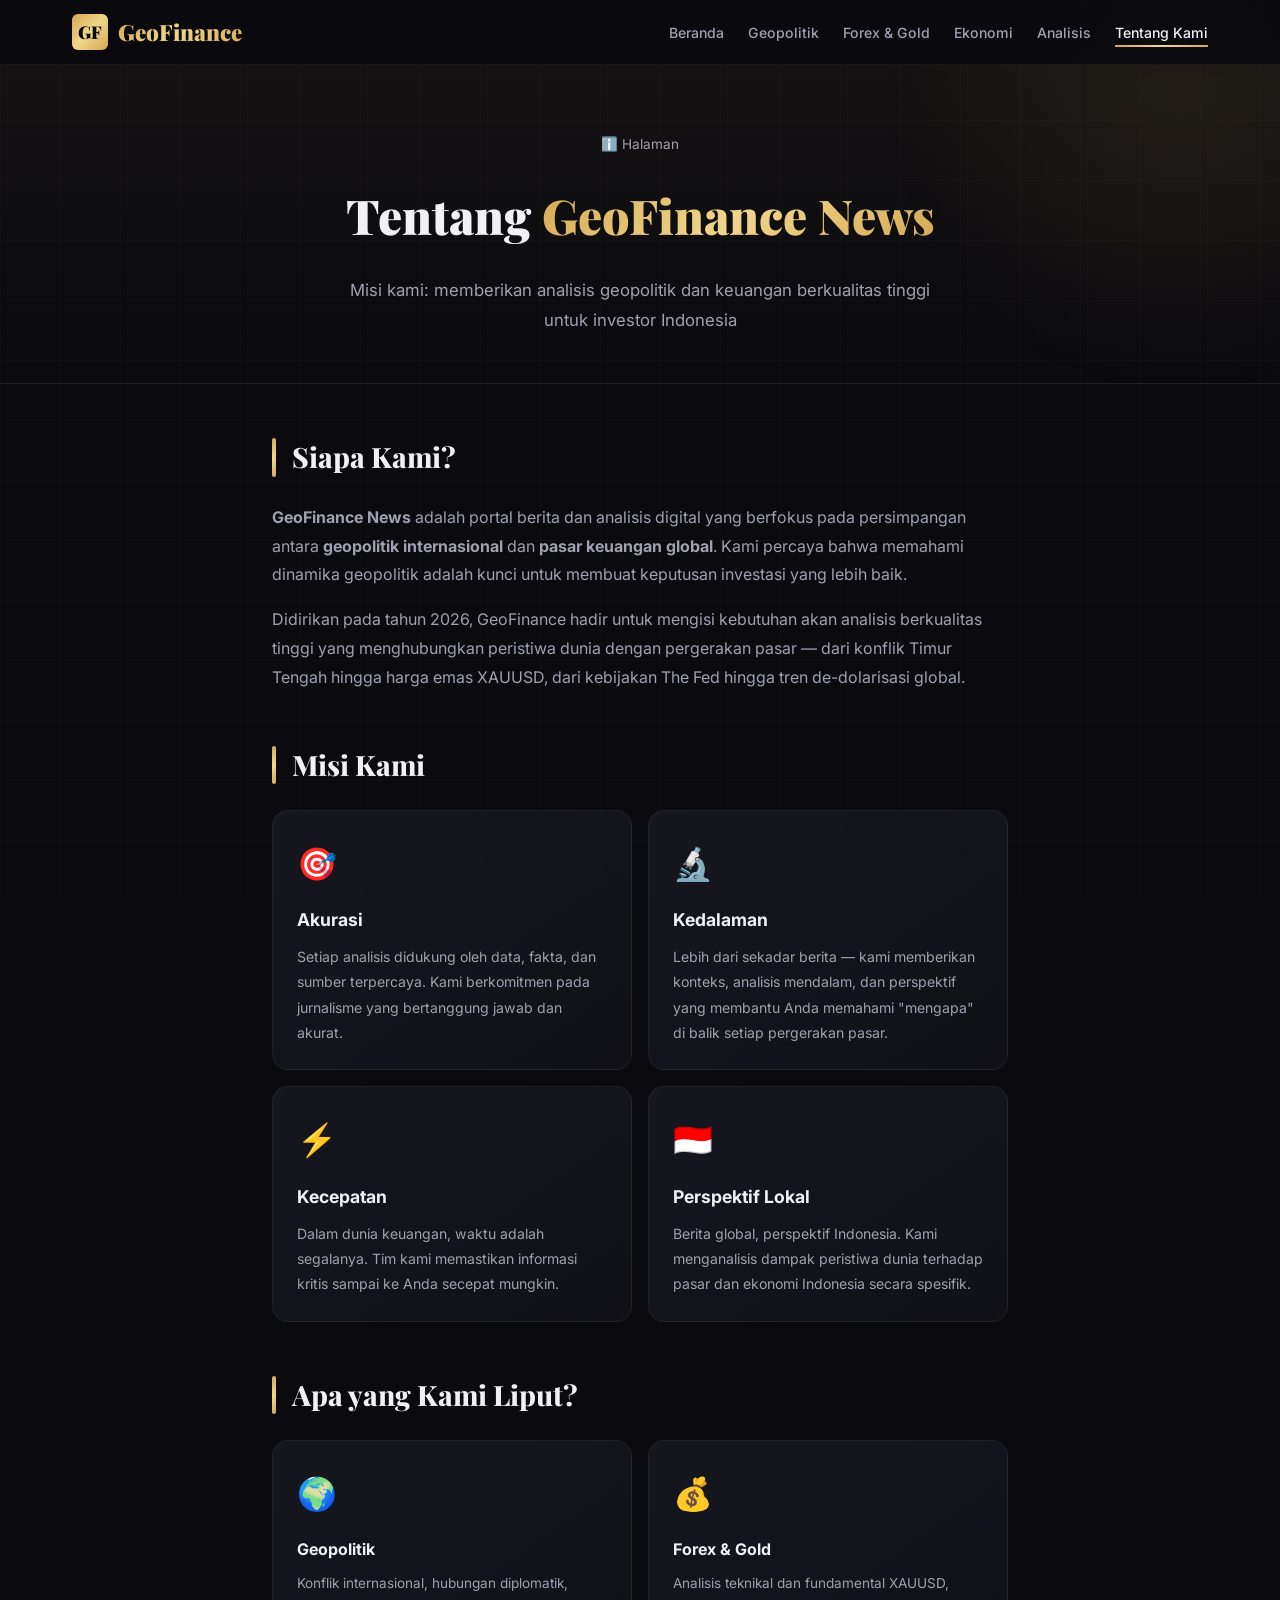
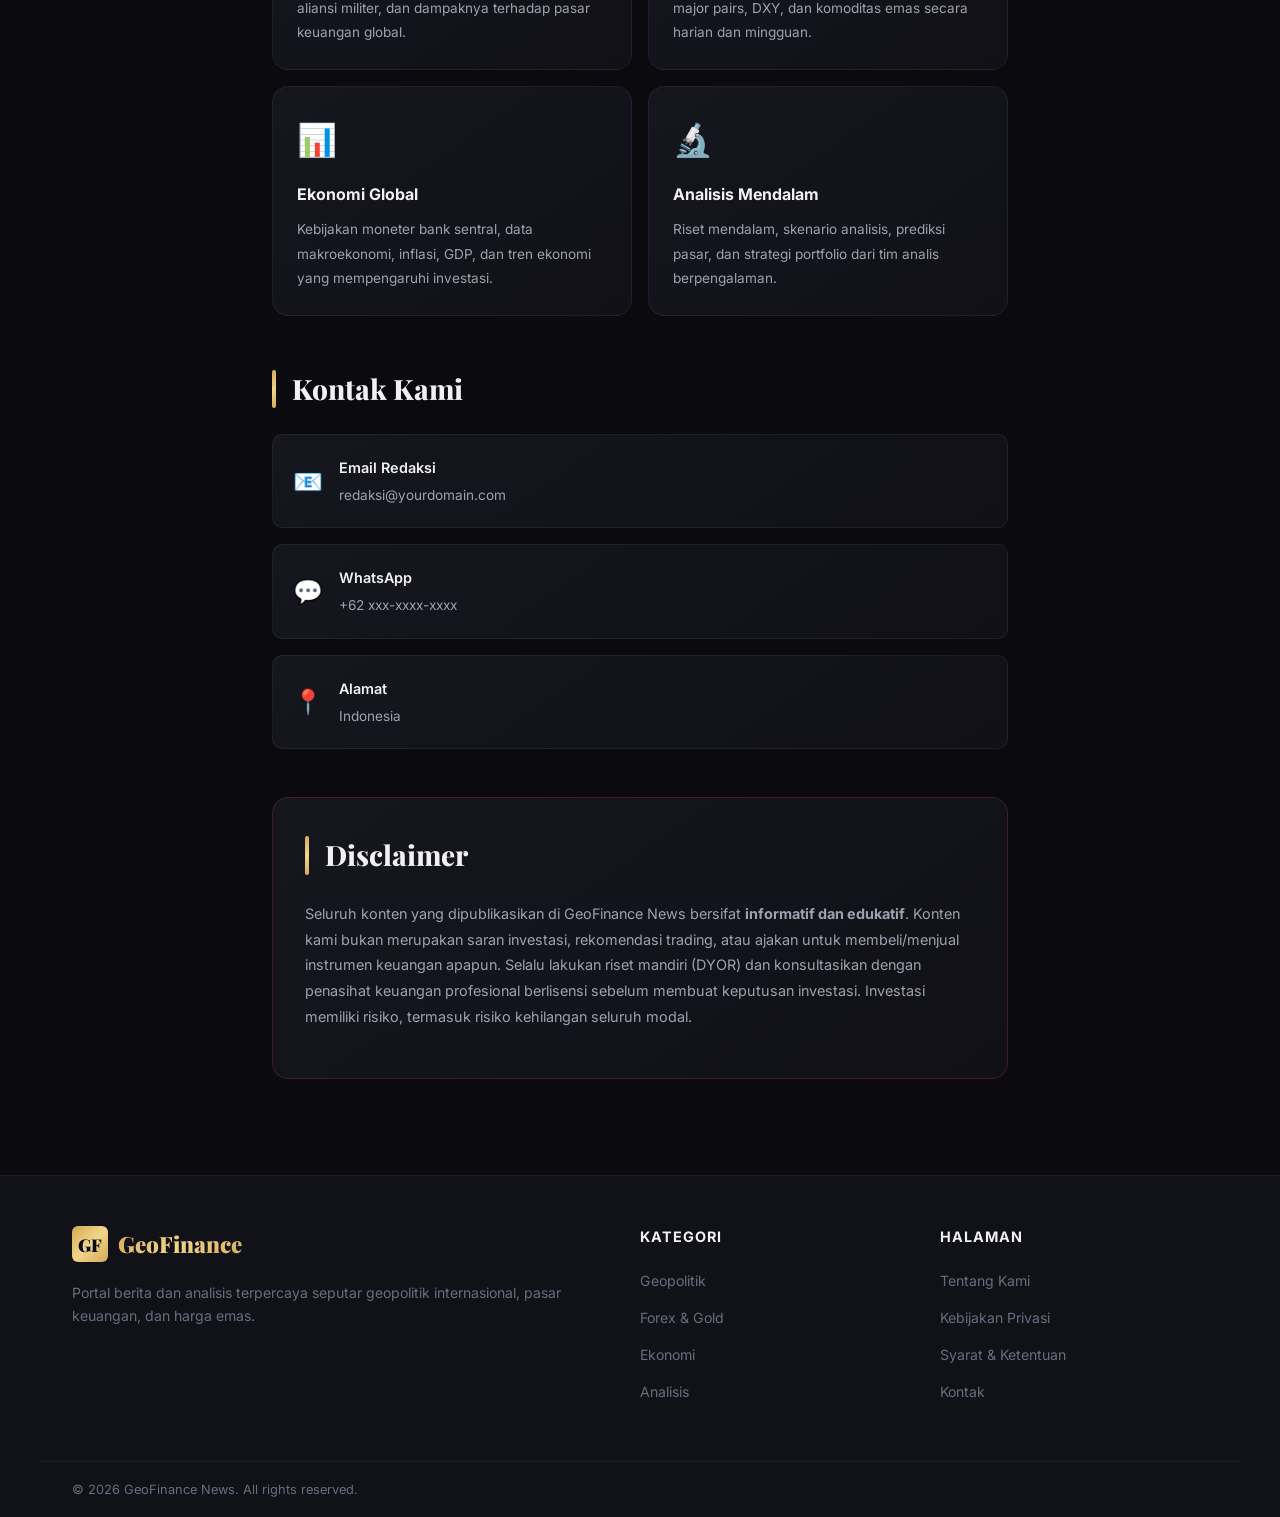
<file: tentang-kami.html>
<!DOCTYPE html>
<html lang="id">
<head>
  <meta charset="UTF-8">
  <meta name="google-site-verification" content="UwlhYomFoRMNn4cB5C9H7foE_AEDCQnrrZn6XIt7R_Y" />
  <meta name="viewport" content="width=device-width, initial-scale=1.0">
  <title>Tentang Kami - GeoFinance News | Portal Berita Geopolitik dan Keuangan Terpercaya</title>
  <meta name="description" content="GeoFinance News adalah portal berita dan analisis terpercaya seputar geopolitik internasional, pasar forex, harga emas XAUUSD, dan ekonomi global untuk investor Indonesia.">
  <meta name="keywords" content="tentang geofinance news, tentang kami, portal berita keuangan, analisis geopolitik indonesia">
  <meta name="robots" content="index, follow">
  <link rel="canonical" href="https://www.yourdomain.com/tentang-kami">

  <meta property="og:type" content="website">
  <meta property="og:title" content="Tentang Kami - GeoFinance News">
  <meta property="og:description" content="Portal berita dan analisis geopolitik, forex, dan ekonomi global terpercaya untuk investor Indonesia.">
  <meta property="og:locale" content="id_ID">

  <script type="application/ld+json">
  {
    "@context": "https://schema.org",
    "@type": "AboutPage",
    "name": "Tentang GeoFinance News",
    "description": "Informasi tentang GeoFinance News, portal berita geopolitik dan keuangan",
    "url": "https://www.yourdomain.com/tentang-kami",
    "mainEntity": {
      "@type": "Organization",
      "name": "GeoFinance News",
      "description": "Portal berita dan analisis terpercaya seputar geopolitik internasional, pasar keuangan, forex, komoditas, dan harga emas XAUUSD.",
      "foundingDate": "2026",
      "url": "https://www.yourdomain.com/"
    }
  }
  </script>

  <link rel="preconnect" href="https://fonts.googleapis.com">
  <link rel="preconnect" href="https://fonts.gstatic.com" crossorigin>
  <link href="https://fonts.googleapis.com/css2?family=Inter:wght@400;500;600;700;800;900&family=Playfair+Display:wght@700;800;900&display=swap" rel="stylesheet">
  <link rel="stylesheet" href="style.css">
</head>
<body>
  <div class="bg-grid"></div>
  <div class="bg-glow"></div>

  <nav class="navbar" id="navbar">
    <div class="navbar-inner">
      <a href="index.html" class="logo"><div class="logo-icon">GF</div><span>GeoFinance</span></a>
      <ul class="nav-links">
        <li><a href="index.html">Beranda</a></li>
        <li><a href="geopolitik.html">Geopolitik</a></li>
        <li><a href="forex.html">Forex & Gold</a></li>
        <li><a href="ekonomi.html">Ekonomi</a></li>
        <li><a href="analisis.html">Analisis</a></li>
        <li><a href="tentang-kami.html" class="active">Tentang Kami</a></li>
      </ul>
      <button class="mobile-menu-toggle" id="mobileMenuToggle" aria-label="Toggle menu">
        <svg xmlns="http://www.w3.org/2000/svg" fill="none" viewBox="0 0 24 24" stroke="currentColor" stroke-width="2"><path stroke-linecap="round" stroke-linejoin="round" d="M4 6h16M4 12h16M4 18h16"/></svg>
      </button>
    </div>
  </nav>

  <section class="page-header">
    <div class="page-header-inner">
      <div class="page-badge">ℹ️ Halaman</div>
      <h1>Tentang <span class="highlight">GeoFinance News</span></h1>
      <p>Misi kami: memberikan analisis geopolitik dan keuangan berkualitas tinggi untuk investor Indonesia</p>
    </div>
  </section>

  <main class="about-container">
    <section class="about-section fade-in">
      <h2>Siapa Kami?</h2>
      <p><strong>GeoFinance News</strong> adalah portal berita dan analisis digital yang berfokus pada persimpangan antara <strong>geopolitik internasional</strong> dan <strong>pasar keuangan global</strong>. Kami percaya bahwa memahami dinamika geopolitik adalah kunci untuk membuat keputusan investasi yang lebih baik.</p>
      <p>Didirikan pada tahun 2026, GeoFinance hadir untuk mengisi kebutuhan akan analisis berkualitas tinggi yang menghubungkan peristiwa dunia dengan pergerakan pasar — dari konflik Timur Tengah hingga harga emas XAUUSD, dari kebijakan The Fed hingga tren de-dolarisasi global.</p>
    </section>

    <section class="about-section fade-in">
      <h2>Misi Kami</h2>
      <div class="about-cards">
        <div class="about-card">
          <div class="about-card-icon">🎯</div>
          <h3>Akurasi</h3>
          <p>Setiap analisis didukung oleh data, fakta, dan sumber terpercaya. Kami berkomitmen pada jurnalisme yang bertanggung jawab dan akurat.</p>
        </div>
        <div class="about-card">
          <div class="about-card-icon">🔬</div>
          <h3>Kedalaman</h3>
          <p>Lebih dari sekadar berita — kami memberikan konteks, analisis mendalam, dan perspektif yang membantu Anda memahami "mengapa" di balik setiap pergerakan pasar.</p>
        </div>
        <div class="about-card">
          <div class="about-card-icon">⚡</div>
          <h3>Kecepatan</h3>
          <p>Dalam dunia keuangan, waktu adalah segalanya. Tim kami memastikan informasi kritis sampai ke Anda secepat mungkin.</p>
        </div>
        <div class="about-card">
          <div class="about-card-icon">🇮🇩</div>
          <h3>Perspektif Lokal</h3>
          <p>Berita global, perspektif Indonesia. Kami menganalisis dampak peristiwa dunia terhadap pasar dan ekonomi Indonesia secara spesifik.</p>
        </div>
      </div>
    </section>

    <section class="about-section fade-in">
      <h2>Apa yang Kami Liput?</h2>
      <div class="coverage-grid">
        <div class="coverage-item">
          <span class="coverage-icon">🌍</span>
          <h3>Geopolitik</h3>
          <p>Konflik internasional, hubungan diplomatik, aliansi militer, dan dampaknya terhadap pasar keuangan global.</p>
        </div>
        <div class="coverage-item">
          <span class="coverage-icon">💰</span>
          <h3>Forex & Gold</h3>
          <p>Analisis teknikal dan fundamental XAUUSD, major pairs, DXY, dan komoditas emas secara harian dan mingguan.</p>
        </div>
        <div class="coverage-item">
          <span class="coverage-icon">📊</span>
          <h3>Ekonomi Global</h3>
          <p>Kebijakan moneter bank sentral, data makroekonomi, inflasi, GDP, dan tren ekonomi yang mempengaruhi investasi.</p>
        </div>
        <div class="coverage-item">
          <span class="coverage-icon">🔬</span>
          <h3>Analisis Mendalam</h3>
          <p>Riset mendalam, skenario analisis, prediksi pasar, dan strategi portfolio dari tim analis berpengalaman.</p>
        </div>
      </div>
    </section>

    <section class="about-section fade-in">
      <h2>Kontak Kami</h2>
      <div class="contact-info">
        <div class="contact-item">
          <span class="contact-icon">📧</span>
          <div>
            <h4>Email Redaksi</h4>
            <p>redaksi@yourdomain.com</p>
          </div>
        </div>
        <div class="contact-item">
          <span class="contact-icon">💬</span>
          <div>
            <h4>WhatsApp</h4>
            <p>+62 xxx-xxxx-xxxx</p>
          </div>
        </div>
        <div class="contact-item">
          <span class="contact-icon">📍</span>
          <div>
            <h4>Alamat</h4>
            <p>Indonesia</p>
          </div>
        </div>
      </div>
    </section>

    <section class="about-section disclaimer-section fade-in">
      <h2>Disclaimer</h2>
      <p>Seluruh konten yang dipublikasikan di GeoFinance News bersifat <strong>informatif dan edukatif</strong>. Konten kami bukan merupakan saran investasi, rekomendasi trading, atau ajakan untuk membeli/menjual instrumen keuangan apapun. Selalu lakukan riset mandiri (DYOR) dan konsultasikan dengan penasihat keuangan profesional berlisensi sebelum membuat keputusan investasi. Investasi memiliki risiko, termasuk risiko kehilangan seluruh modal.</p>
    </section>
  </main>

  <footer>
    <div class="footer-main">
      <div class="footer-about"><a href="index.html" class="logo"><div class="logo-icon">GF</div><span>GeoFinance</span></a><p>Portal berita dan analisis terpercaya seputar geopolitik internasional, pasar keuangan, dan harga emas.</p></div>
      <div class="footer-col"><h4>Kategori</h4><ul><li><a href="geopolitik.html">Geopolitik</a></li><li><a href="forex.html">Forex & Gold</a></li><li><a href="ekonomi.html">Ekonomi</a></li><li><a href="analisis.html">Analisis</a></li></ul></div>
      <div class="footer-col"><h4>Halaman</h4><ul><li><a href="tentang-kami.html">Tentang Kami</a></li><li><a href="privacy-policy.html">Kebijakan Privasi</a></li><li><a href="terms.html">Syarat & Ketentuan</a></li><li><a href="kontak.html">Kontak</a></li></ul></div>
    </div>
    <div class="footer-bottom"><p>&copy; 2026 GeoFinance News. All rights reserved.</p></div>
  </footer>

  <button class="scroll-top" id="scrollTopBtn" aria-label="Scroll to top"><svg width="20" height="20" fill="none" viewBox="0 0 24 24" stroke="currentColor" stroke-width="3"><path stroke-linecap="round" stroke-linejoin="round" d="M5 15l7-7 7 7"/></svg></button>
  <script src="main.js"></script>

  <!-- Profitable CPM Ad Network -->
  <script async="async" data-cfasync="false" src="https://pl29206671.profitablecpmratenetwork.com/454c95320fa9f01720d64ba11ad6ecb6/invoke.js"></script>
  <div id="container-454c95320fa9f01720d64ba11ad6ecb6"></div>
  <script src="https://pl29206803.profitablecpmratenetwork.com/0b/07/0c/0b070c09b98bcd01a21a2d6d18f90546.js"></script>
  <script src="https://pl29206819.profitablecpmratenetwork.com/65/b6/70/65b670d184a94ece94abe927d5e973b0.js"></script>
</body>
</html>
</file>
<file: style.css>
/* ============================================
   GeoFinance News - Shared Stylesheet
   ============================================ */

*, *::before, *::after { margin: 0; padding: 0; box-sizing: border-box; }

:root {
  --bg-primary: #0a0a0f;
  --bg-secondary: #111118;
  --bg-tertiary: #1a1a24;
  --bg-card: rgba(26, 26, 36, 0.7);
  --accent-gold: #d4a853;
  --accent-gold-light: #f0d68a;
  --accent-gold-dark: #a07d3a;
  --accent-red: #e84545;
  --accent-red-dark: #c92a2a;
  --accent-blue: #4a90d9;
  --accent-green: #34d399;
  --accent-orange: #f59e0b;
  --text-primary: #f0f0f5;
  --text-secondary: #a0a0b0;
  --text-tertiary: #6b6b80;
  --border-subtle: rgba(255, 255, 255, 0.06);
  --border-medium: rgba(255, 255, 255, 0.1);
  --border-accent: rgba(212, 168, 83, 0.3);
  --gradient-gold: linear-gradient(135deg, #d4a853, #f0d68a, #d4a853);
  --gradient-card: linear-gradient(145deg, rgba(26, 26, 36, 0.8), rgba(17, 17, 24, 0.9));
  --shadow-sm: 0 2px 8px rgba(0, 0, 0, 0.3);
  --shadow-md: 0 4px 20px rgba(0, 0, 0, 0.4);
  --shadow-lg: 0 8px 40px rgba(0, 0, 0, 0.5);
  --shadow-gold: 0 4px 30px rgba(212, 168, 83, 0.15);
  --font-body: 'Inter', -apple-system, BlinkMacSystemFont, sans-serif;
  --font-heading: 'Playfair Display', Georgia, serif;
  --font-mono: 'JetBrains Mono', monospace;
  --max-width: 1200px;
  --transition-fast: 150ms ease;
  --transition-base: 300ms ease;
  --radius-sm: 6px;
  --radius-md: 10px;
  --radius-lg: 16px;
}

html { scroll-behavior: smooth; -webkit-font-smoothing: antialiased; }
body { font-family: var(--font-body); background: var(--bg-primary); color: var(--text-primary); line-height: 1.8; font-size: 16px; overflow-x: hidden; }
img { max-width: 100%; height: auto; display: block; }
a { color: var(--accent-gold); text-decoration: none; transition: color var(--transition-fast); }
a:hover { color: var(--accent-gold-light); }
::selection { background: rgba(212, 168, 83, 0.3); color: var(--text-primary); }

::-webkit-scrollbar { width: 8px; }
::-webkit-scrollbar-track { background: var(--bg-primary); }
::-webkit-scrollbar-thumb { background: var(--bg-tertiary); border-radius: 4px; }
::-webkit-scrollbar-thumb:hover { background: var(--accent-gold-dark); }

/* Background */
.bg-grid { position: fixed; top: 0; left: 0; width: 100%; height: 100%; pointer-events: none; z-index: 0; background-image: linear-gradient(rgba(212, 168, 83, 0.03) 1px, transparent 1px), linear-gradient(90deg, rgba(212, 168, 83, 0.03) 1px, transparent 1px); background-size: 60px 60px; }
.bg-glow { position: fixed; top: -200px; right: -200px; width: 600px; height: 600px; background: radial-gradient(circle, rgba(212, 168, 83, 0.08) 0%, transparent 70%); pointer-events: none; z-index: 0; animation: glowPulse 8s ease-in-out infinite alternate; }
@keyframes glowPulse { 0% { opacity: 0.5; transform: scale(1); } 100% { opacity: 1; transform: scale(1.2); } }

/* Progress Bar */
.progress-bar { position: fixed; top: 0; left: 0; width: 0%; height: 3px; background: var(--gradient-gold); z-index: 9999; transition: width 50ms linear; }

/* Top Bar */
.top-bar { background: linear-gradient(90deg, var(--accent-red-dark), var(--accent-red)); color: #fff; font-size: 0.8rem; font-weight: 600; letter-spacing: 0.5px; overflow: hidden; position: relative; z-index: 100; }
.ticker-wrap { display: flex; align-items: center; height: 36px; }
.ticker-label { background: rgba(0,0,0,0.3); padding: 0 14px; height: 100%; display: flex; align-items: center; font-weight: 800; text-transform: uppercase; letter-spacing: 1px; white-space: nowrap; font-size: 0.7rem; }
.ticker-label::after { content: ''; width: 8px; height: 8px; background: #fff; border-radius: 50%; margin-left: 10px; animation: blink 1s ease-in-out infinite; }
@keyframes blink { 0%, 100% { opacity: 1; } 50% { opacity: 0.2; } }
.ticker-content { display: flex; animation: tickerScroll 30s linear infinite; white-space: nowrap; padding-left: 20px; }
.ticker-content span { padding: 0 40px; }
.ticker-content span::before { content: '⚡'; margin-right: 6px; }
@keyframes tickerScroll { 0% { transform: translateX(0); } 100% { transform: translateX(-50%); } }

/* Navbar */
.navbar { position: sticky; top: 0; z-index: 999; background: rgba(10, 10, 15, 0.85); backdrop-filter: blur(20px); -webkit-backdrop-filter: blur(20px); border-bottom: 1px solid var(--border-subtle); transition: all var(--transition-base); }
.navbar.scrolled { box-shadow: var(--shadow-md); background: rgba(10, 10, 15, 0.95); }
.navbar-inner { max-width: var(--max-width); margin: 0 auto; padding: 0 2rem; display: flex; align-items: center; justify-content: space-between; height: 64px; }
.logo { display: flex; align-items: center; gap: 10px; font-family: var(--font-heading); font-weight: 900; font-size: 1.4rem; color: var(--text-primary); }
.logo-icon { width: 36px; height: 36px; background: var(--gradient-gold); border-radius: var(--radius-sm); display: flex; align-items: center; justify-content: center; font-size: 1.1rem; color: var(--bg-primary); font-weight: 900; }
.logo span { background: var(--gradient-gold); -webkit-background-clip: text; -webkit-text-fill-color: transparent; background-clip: text; }
.nav-links { display: flex; gap: 1.5rem; list-style: none; align-items: center; }
.nav-links a { color: var(--text-secondary); font-size: 0.88rem; font-weight: 500; padding: 6px 0; position: relative; transition: color var(--transition-fast); }
.nav-links a::after { content: ''; position: absolute; bottom: 0; left: 0; width: 0; height: 2px; background: var(--gradient-gold); transition: width var(--transition-base); }
.nav-links a:hover, .nav-links a.active { color: var(--text-primary); }
.nav-links a:hover::after, .nav-links a.active::after { width: 100%; }
.mobile-menu-toggle { display: none; background: none; border: none; color: var(--text-primary); cursor: pointer; padding: 8px; }

/* Page Header */
.page-header { position: relative; z-index: 1; padding: 4rem 0 3rem; background: linear-gradient(180deg, rgba(212, 168, 83, 0.05) 0%, transparent 100%); border-bottom: 1px solid var(--border-subtle); }
.page-header-inner { max-width: var(--max-width); margin: 0 auto; padding: 0 2rem; text-align: center; }
.page-badge { display: inline-block; font-size: 0.85rem; color: var(--text-secondary); margin-bottom: 1rem; }
.page-header h1 { font-family: var(--font-heading); font-size: clamp(2rem, 4vw, 3rem); font-weight: 900; margin-bottom: 1rem; }
.page-header h1 .highlight { background: var(--gradient-gold); -webkit-background-clip: text; -webkit-text-fill-color: transparent; background-clip: text; }
.page-header p { color: var(--text-secondary); font-size: 1.05rem; max-width: 600px; margin: 0 auto; }

/* Market Dashboard */
.market-dashboard { position: relative; z-index: 1; max-width: var(--max-width); margin: -2rem auto 0; padding: 0 2rem; }
.market-dashboard-inner { display: grid; grid-template-columns: repeat(4, 1fr); gap: 1rem; }
.market-card { background: var(--gradient-card); border: 1px solid var(--border-subtle); border-radius: var(--radius-lg); padding: 1.25rem; transition: all var(--transition-base); }
.market-card:hover { border-color: var(--border-accent); transform: translateY(-2px); box-shadow: var(--shadow-gold); }
.market-card.gold-card { border-color: var(--border-accent); background: linear-gradient(135deg, rgba(212, 168, 83, 0.1), rgba(26, 26, 36, 0.9)); }
.market-card-header { display: flex; justify-content: space-between; align-items: center; margin-bottom: 0.5rem; }
.market-label { font-size: 0.8rem; font-weight: 600; color: var(--text-secondary); text-transform: uppercase; letter-spacing: 0.5px; }
.market-badge { font-size: 0.65rem; font-weight: 700; padding: 3px 8px; border-radius: 50px; text-transform: uppercase; letter-spacing: 0.5px; }
.market-badge.up { background: rgba(52, 211, 153, 0.15); color: var(--accent-green); }
.market-badge.down { background: rgba(232, 69, 69, 0.15); color: var(--accent-red); }
.market-badge:not(.up):not(.down) { background: rgba(255,255,255,0.06); color: var(--text-tertiary); }
.market-price { font-family: var(--font-mono); font-size: 1.6rem; font-weight: 700; color: var(--text-primary); }
.market-change { font-size: 0.82rem; font-weight: 600; margin-top: 2px; }
.market-change.up { color: var(--accent-green); }
.market-change.down { color: var(--accent-red); }
.market-time { font-size: 0.72rem; color: var(--text-tertiary); margin-top: 6px; }

/* Ad Slots */
.ad-slot { background: var(--bg-card); border: 1px dashed var(--border-medium); border-radius: var(--radius-md); padding: 1rem; text-align: center; min-height: 90px; display: flex; align-items: center; justify-content: center; margin: 2rem 0; position: relative; overflow: hidden; }
.ad-slot::before { content: 'Advertisement'; position: absolute; top: 4px; left: 50%; transform: translateX(-50%); font-size: 0.65rem; color: var(--text-tertiary); text-transform: uppercase; letter-spacing: 1px; }
.ad-slot-horizontal { max-width: var(--max-width); margin-left: auto; margin-right: auto; min-height: 100px; position: relative; z-index: 1; }

/* Category Container */
.category-container { max-width: var(--max-width); margin: 0 auto; padding: 2rem; position: relative; z-index: 1; }

/* Featured Card */
.featured-section { margin-bottom: 3rem; }
.featured-card { display: grid; grid-template-columns: 1.2fr 1fr; background: var(--gradient-card); border: 1px solid var(--border-subtle); border-radius: var(--radius-lg); overflow: hidden; transition: all var(--transition-base); color: var(--text-primary); }
.featured-card:hover { border-color: var(--border-accent); box-shadow: var(--shadow-gold); transform: translateY(-3px); }
.featured-image { position: relative; min-height: 320px; overflow: hidden; }
.featured-image img { width: 100%; height: 100%; object-fit: cover; transition: transform 0.6s ease; }
.featured-card:hover .featured-image img { transform: scale(1.05); }
.featured-overlay { position: absolute; inset: 0; background: linear-gradient(90deg, transparent 60%, rgba(17,17,24,0.8) 100%); }
.featured-badge-label { position: absolute; top: 16px; left: 16px; background: rgba(232, 69, 69, 0.9); color: #fff; padding: 6px 14px; border-radius: 50px; font-size: 0.75rem; font-weight: 700; }
.featured-info { padding: 2rem; display: flex; flex-direction: column; justify-content: center; }
.featured-info h2 { font-family: var(--font-heading); font-size: 1.5rem; font-weight: 800; line-height: 1.3; margin-bottom: 1rem; }
.featured-info p { color: var(--text-secondary); font-size: 0.92rem; line-height: 1.7; margin-bottom: 1rem; }
.featured-meta { display: flex; gap: 0.5rem; font-size: 0.8rem; color: var(--text-tertiary); flex-wrap: wrap; }

/* Category Tags */
.cat-tag { display: inline-block; font-size: 0.68rem; font-weight: 700; padding: 4px 10px; border-radius: 50px; text-transform: uppercase; letter-spacing: 0.5px; position: absolute; top: 12px; left: 12px; z-index: 2; }
.cat-tag.red { background: rgba(232, 69, 69, 0.9); color: #fff; }
.cat-tag.blue { background: rgba(37, 99, 235, 0.9); color: #fff; }
.cat-tag.green { background: rgba(5, 150, 105, 0.9); color: #fff; }
.cat-tag.purple { background: rgba(124, 58, 237, 0.9); color: #fff; }
.cat-tag.gold { background: rgba(212, 168, 83, 0.9); color: #0a0a0f; }
.cat-tag:not(.red):not(.blue):not(.green):not(.purple):not(.gold) { background: rgba(255,255,255,0.1); color: var(--text-secondary); }

/* News Grid */
.news-grid { display: grid; grid-template-columns: repeat(3, 1fr); gap: 1.5rem; margin-bottom: 2rem; }

.news-card { background: var(--gradient-card); border: 1px solid var(--border-subtle); border-radius: var(--radius-lg); overflow: hidden; transition: all var(--transition-base); }
.news-card:hover { border-color: var(--border-accent); transform: translateY(-4px); box-shadow: var(--shadow-gold); }
.news-card-image { position: relative; height: 180px; overflow: hidden; }
.placeholder-img { width: 100%; height: 100%; display: flex; align-items: center; justify-content: center; font-size: 3rem; transition: transform 0.5s ease; }
.news-card:hover .placeholder-img { transform: scale(1.08); }
.news-card-body { padding: 1.25rem; }
.news-card-body h3 { font-size: 1rem; font-weight: 700; line-height: 1.4; margin-bottom: 0.75rem; }
.news-card-body h3 a { color: var(--text-primary); transition: color var(--transition-fast); }
.news-card-body h3 a:hover { color: var(--accent-gold); }
.news-card-body p { font-size: 0.85rem; color: var(--text-secondary); line-height: 1.6; margin-bottom: 0.75rem; display: -webkit-box; -webkit-line-clamp: 3; -webkit-box-orient: vertical; overflow: hidden; }
.news-card-meta { display: flex; gap: 0.5rem; font-size: 0.75rem; color: var(--text-tertiary); }

/* About Page */
.about-container { max-width: 800px; margin: 0 auto; padding: 3rem 2rem; position: relative; z-index: 1; }
.about-section { margin-bottom: 3rem; }
.about-section h2 { font-family: var(--font-heading); font-size: 1.75rem; font-weight: 800; margin-bottom: 1.25rem; padding-left: 20px; position: relative; }
.about-section h2::before { content: ''; position: absolute; left: 0; top: 6px; bottom: 6px; width: 4px; background: var(--gradient-gold); border-radius: 2px; }
.about-section p { color: var(--text-secondary); font-size: 1rem; line-height: 1.8; margin-bottom: 1rem; }
.about-cards { display: grid; grid-template-columns: repeat(2, 1fr); gap: 1rem; }
.about-card { background: var(--gradient-card); border: 1px solid var(--border-subtle); border-radius: var(--radius-lg); padding: 1.5rem; transition: all var(--transition-base); }
.about-card:hover { border-color: var(--border-accent); transform: translateY(-2px); }
.about-card-icon { font-size: 2rem; margin-bottom: 0.75rem; }
.about-card h3 { font-size: 1.1rem; font-weight: 700; margin-bottom: 0.5rem; }
.about-card p { font-size: 0.88rem; color: var(--text-secondary); margin-bottom: 0; }

.coverage-grid { display: grid; grid-template-columns: repeat(2, 1fr); gap: 1rem; }
.coverage-item { background: var(--gradient-card); border: 1px solid var(--border-subtle); border-radius: var(--radius-lg); padding: 1.5rem; transition: all var(--transition-base); }
.coverage-item:hover { border-color: var(--border-accent); }
.coverage-icon { font-size: 2rem; display: block; margin-bottom: 0.75rem; }
.coverage-item h3 { font-size: 1rem; font-weight: 700; margin-bottom: 0.5rem; }
.coverage-item p { font-size: 0.85rem; color: var(--text-secondary); margin-bottom: 0; }

.contact-info { display: flex; flex-direction: column; gap: 1rem; }
.contact-item { display: flex; align-items: center; gap: 1rem; background: var(--gradient-card); border: 1px solid var(--border-subtle); border-radius: var(--radius-md); padding: 1.25rem; }
.contact-icon { font-size: 1.5rem; }
.contact-item h4 { font-size: 0.9rem; font-weight: 600; margin-bottom: 2px; }
.contact-item p { font-size: 0.85rem; color: var(--text-secondary); margin-bottom: 0; }
.disclaimer-section { background: var(--gradient-card); border: 1px solid rgba(232, 69, 69, 0.2); border-radius: var(--radius-lg); padding: 2rem; }
.disclaimer-section p { font-size: 0.9rem; }

/* Footer */
footer { background: var(--bg-secondary); border-top: 1px solid var(--border-subtle); position: relative; z-index: 1; }
.footer-main { max-width: var(--max-width); margin: 0 auto; padding: 3rem 2rem; display: grid; grid-template-columns: 2fr 1fr 1fr; gap: 2rem; }
.footer-about .logo { margin-bottom: 1rem; }
.footer-about p { color: var(--text-tertiary); font-size: 0.88rem; line-height: 1.7; }
.footer-col h4 { font-size: 0.9rem; font-weight: 700; text-transform: uppercase; letter-spacing: 1px; color: var(--text-primary); margin-bottom: 1rem; }
.footer-col ul { list-style: none; }
.footer-col li { margin-bottom: 0.5rem; }
.footer-col a { color: var(--text-tertiary); font-size: 0.88rem; }
.footer-col a:hover { color: var(--accent-gold); }
.footer-bottom { max-width: var(--max-width); margin: 0 auto; padding: 1rem 2rem; border-top: 1px solid var(--border-subtle); }
.footer-bottom p { color: var(--text-tertiary); font-size: 0.8rem; }

/* Scroll top */
.scroll-top { position: fixed; bottom: 30px; right: 30px; width: 48px; height: 48px; background: var(--gradient-gold); border: none; border-radius: 50%; color: var(--bg-primary); cursor: pointer; z-index: 999; opacity: 0; visibility: hidden; transform: translateY(20px); transition: all var(--transition-base); box-shadow: var(--shadow-gold); display: flex; align-items: center; justify-content: center; }
.scroll-top.visible { opacity: 1; visibility: visible; transform: translateY(0); }
.scroll-top:hover { transform: translateY(-3px); }

/* Animations */
.fade-in { opacity: 0; transform: translateY(20px); transition: opacity 0.6s ease, transform 0.6s ease; }
.fade-in.visible { opacity: 1; transform: translateY(0); }

/* Responsive */
@media (max-width: 1024px) {
  .news-grid { grid-template-columns: repeat(2, 1fr); }
  .market-dashboard-inner { grid-template-columns: repeat(2, 1fr); }
  .footer-main { grid-template-columns: 1fr 1fr; }
}

@media (max-width: 768px) {
  .nav-links { display: none; }
  .mobile-menu-toggle { display: block; }
  .news-grid { grid-template-columns: 1fr; }
  .market-dashboard-inner { grid-template-columns: 1fr; }
  .featured-card { grid-template-columns: 1fr; }
  .featured-image { min-height: 220px; }
  .about-cards, .coverage-grid { grid-template-columns: 1fr; }
  .footer-main { grid-template-columns: 1fr; }
  .page-header h1 { font-size: 1.75rem; }
}
</file>
